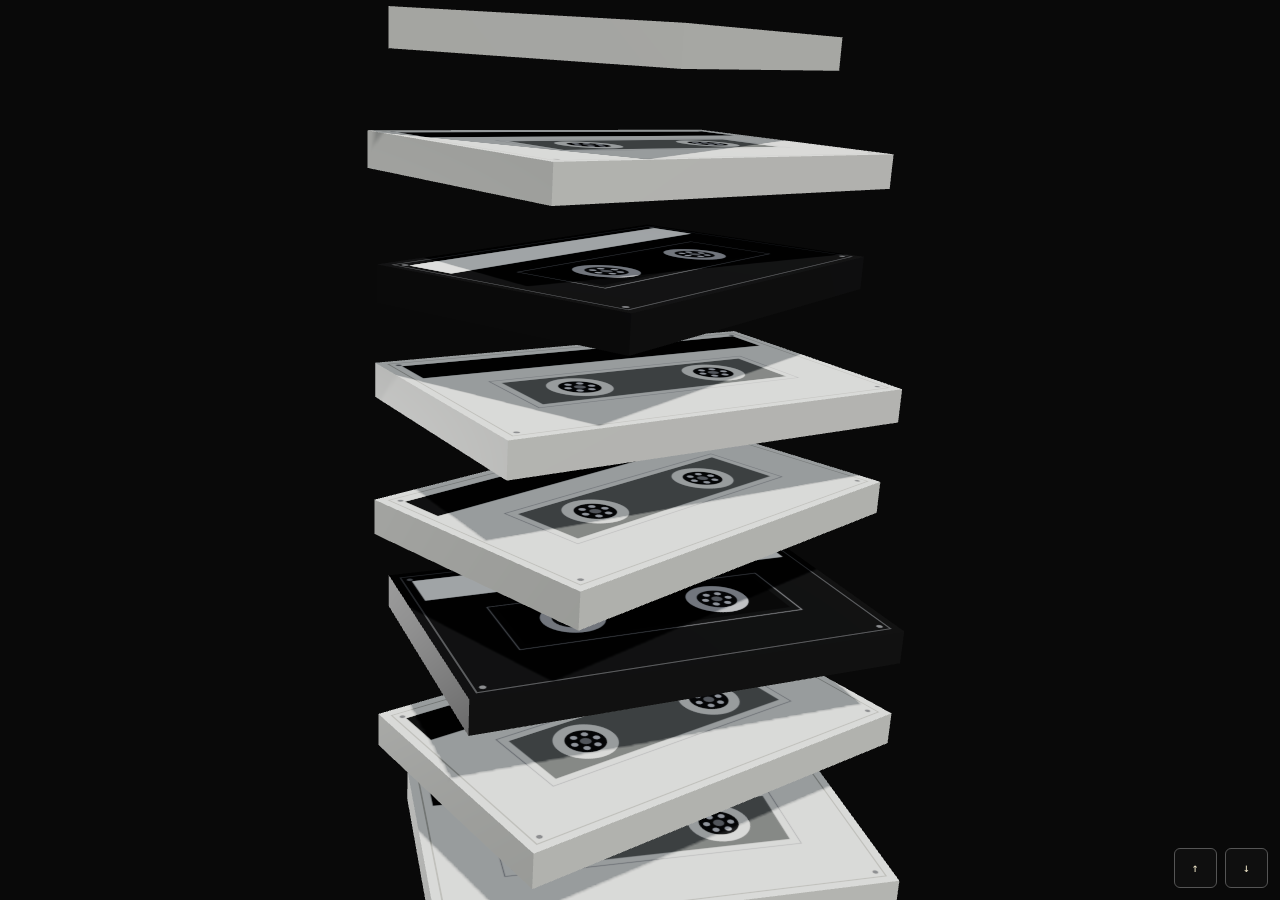
<file: assets/3d-work/cassette-gallery/index.html>
<!doctype html>
<html lang="en"><head><meta charset="utf-8"><meta name="viewport" content="width=device-width,initial-scale=1"><title>Cassette gallery</title><style>
html,body{width:100%;height:100%;margin:0;overflow:hidden;background:#090909;color:#eee5c8;font-family:monospace}#cassette{position:absolute;inset:0}canvas{display:block;width:100%;height:100%}#message{position:absolute;inset:0;display:grid;place-items:center;text-align:center;padding:25px;line-height:1.8;font-size:12px;pointer-events:none}#message[hidden]{display:none}#browse{position:absolute;right:12px;bottom:12px;display:flex;gap:8px}button{background:#111d;color:#eee5c8;border:1px solid #555;border-radius:6px;padding:12px 17px;font:12px monospace;cursor:pointer}.preview #browse{display:none}
</style></head><body>
<div id="cassette" aria-label="Interactive cassette gallery"></div>
<div id="message" role="status">Loading 3D work…</div>
<div id="browse" aria-label="Browse cassette stack"><button type="button" id="previous" aria-label="Browse previous cassette">↑</button><button type="button" id="next" aria-label="Browse next cassette">↓</button></div>
<script src="./cassette-gallery.bundle.js"></script>
<script>
// Classic (non-module) script: works when the site is opened straight from disk (file://) or on any host.
const root=document.getElementById('cassette'),message=document.getElementById('message');
if(new URLSearchParams(location.search).has('preview'))document.documentElement.classList.add('preview');
try{
 window.cassetteWork=window.createCassetteGallery(root);
 message.hidden=true;
 document.getElementById('previous').onclick=()=>root.dispatchEvent(new WheelEvent('wheel',{deltaY:-175,cancelable:true}));
 document.getElementById('next').onclick=()=>root.dispatchEvent(new WheelEvent('wheel',{deltaY:175,cancelable:true}));
}catch(error){
 message.textContent='Could not start the gallery. Check WebGL/hardware acceleration. Details: '+error.message;
 console.warn('Cassette viewer:',error);
}
</script></body></html>
</file>
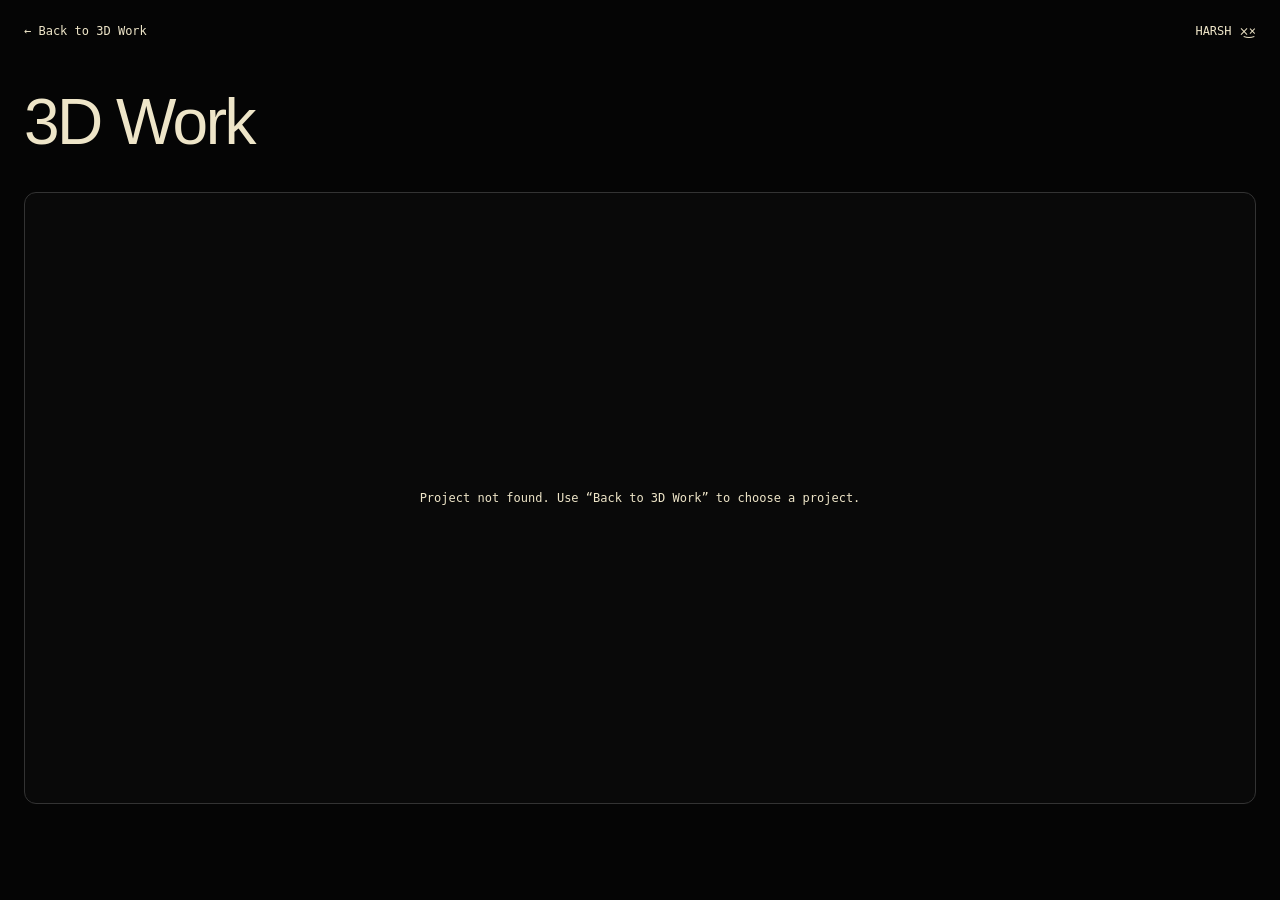
<file: 3d-work.html>
<!doctype html><html lang="en"><head><meta charset="utf-8"><meta name="viewport" content="width=device-width,initial-scale=1"><title>3D Work — Harsh</title><meta name="theme-color" content="#050505"><link rel="icon" href="assets/img/favicon.svg"><link rel="stylesheet" href="assets/css/styles.css"><style>
body{background:#050505;color:#eee5c8;margin:0;padding:24px;font-family:Arial,sans-serif}main{max-width:1440px;margin:auto}.project-nav{display:flex;justify-content:space-between;gap:20px;margin-bottom:36px;font:12px monospace}a{color:inherit}h1{font-size:clamp(32px,5vw,64px);letter-spacing:-.04em;font-weight:500;margin:0 0 22px}.stage{position:relative;height:clamp(380px,68vh,820px);background:#090909;border:1px solid #333;border-radius:12px;overflow:hidden}#viewer{position:absolute;inset:0}#viewer canvas,#viewer iframe{width:100%;height:100%;display:block;border:0}#status{position:absolute;inset:0;display:grid;place-items:center;text-align:center;padding:24px;font:12px monospace;pointer-events:none}#status[hidden],#tools[hidden]{display:none}#tools{display:flex;flex-wrap:wrap;gap:8px;margin-top:18px}button{padding:12px 16px;border:1px solid #333;background:#111;color:#eee5c8;border-radius:6px;cursor:pointer;font:11px monospace}#help{color:#a6a292;max-width:95ch;font:12px/1.8 monospace;margin-top:18px}:focus-visible{outline:2px solid #eee5c8;outline-offset:-3px}@media(max-width:600px){body{padding:18px}.stage{height:58svh;min-height:360px}.project-nav{margin-bottom:28px}}
</style></head><body><main><nav class="project-nav"><a href="archive.html#3d">← Back to 3D Work</a><a href="index.html">HARSH ×͜×</a></nav><h1 id="title">3D Work</h1><div class="stage"><div id="viewer" tabindex="0" role="group" aria-describedby="help"></div><div id="status" role="status">Loading interactive 3D work…</div></div><div id="tools" hidden><button data-action="previous">↑ Previous</button><button data-action="next">↓ Next</button><button data-action="left">Rotate left</button><button data-action="right">Rotate right</button><button data-action="pause">Pause rotation</button><button data-action="reset">Reset view</button></div><p id="help"></p></main><script src="assets/js/three-works.js"></script><script src="assets/js/three-work-mount.js?v=2"></script><script src="assets/js/three-work-page.js?v=2"></script></body></html>
</file>
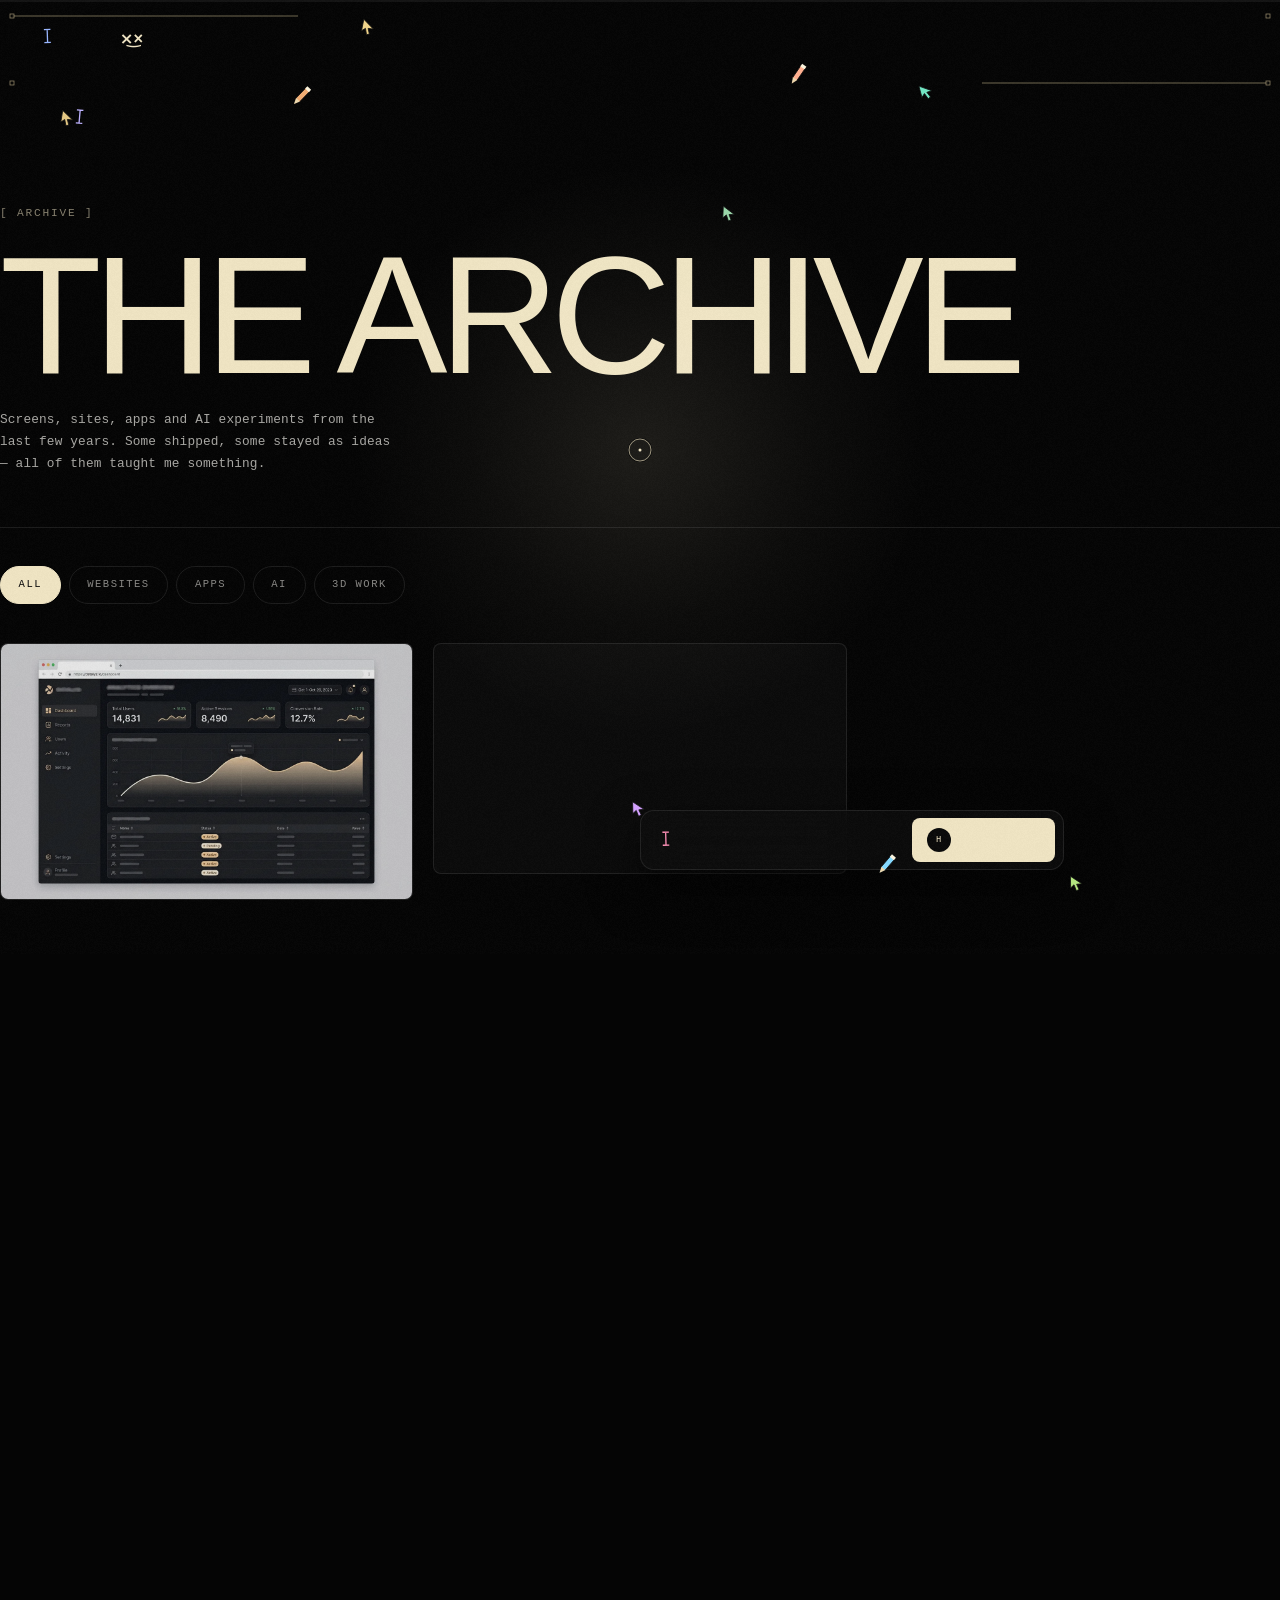
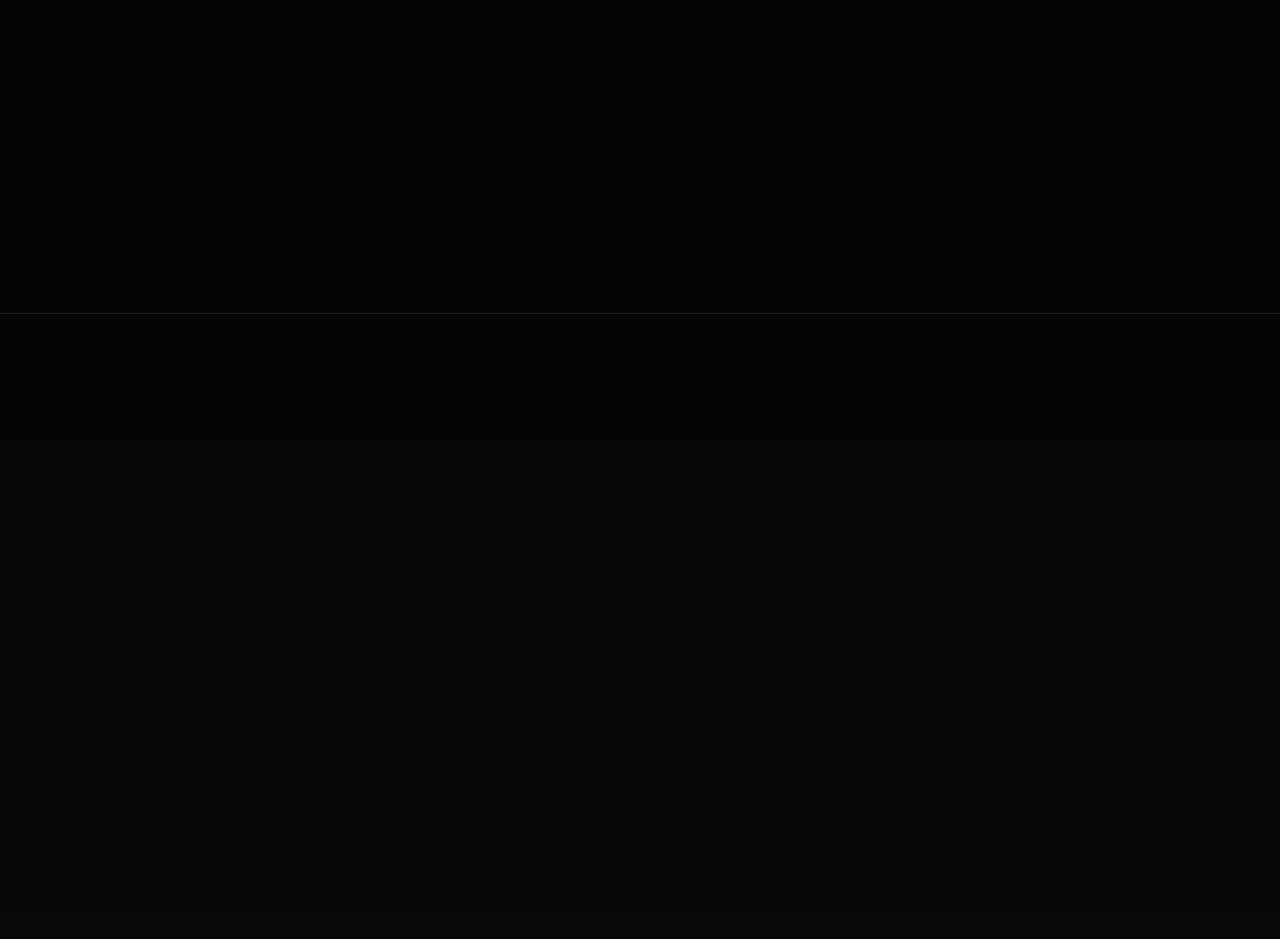
<file: archive.html>
<!DOCTYPE html>
<html lang="en">
<head>
<meta charset="UTF-8"><script>(function(){if('scrollRestoration' in history)history.scrollRestoration='manual';var nav=performance.getEntriesByType('navigation')[0];if(nav&&nav.type==='reload'){if(location.hash)history.replaceState(null,'',location.pathname+location.search);var top=function(){window.scrollTo({top:0,left:0,behavior:'instant'})};document.documentElement.style.scrollBehavior='auto';top();addEventListener('DOMContentLoaded',top,{once:true});addEventListener('load',top,{once:true});document.addEventListener('harsh:signature-done',function(){document.documentElement.style.removeProperty('scroll-behavior')},{once:true});setTimeout(function(){document.documentElement.style.removeProperty('scroll-behavior')},5000)}})();</script>
<script>document.documentElement.classList.add('js');</script>

<meta name="viewport" content="width=device-width, initial-scale=1, viewport-fit=cover">
<title>Archive — Harsh</title>
<meta name="description" content="The archive: websites, apps and AI experiments by Harsh.">
<meta name="theme-color" content="#050505">
<meta property="og:image" content="assets/img/og.png">
<meta property="og:image:width" content="1200">
<meta property="og:image:height" content="630">
<meta name="twitter:card" content="summary_large_image">
<meta name="twitter:title" content="Harsh — Websites, Apps & AI">
<meta name="twitter:description" content="Web developer building websites, apps and AI products.">
<meta name="twitter:image" content="assets/img/og.png">
<meta property="og:title" content="Archive — Harsh">
<meta property="og:description" content="Archive — Harsh — project case study by Harsh.">
<meta property="og:type" content="website">
<link rel="icon" href="assets/img/favicon.svg" type="image/svg+xml">
<link rel="stylesheet" href="assets/css/styles.css">
<link rel="stylesheet" href="assets/css/swarm.css?v=5-high-fps-1">
<script>if(!matchMedia('(prefers-reduced-motion: reduce)').matches){document.documentElement.classList.add('swarm-enabled','swarm-zero');setTimeout(function(){document.documentElement.classList.remove('swarm-zero')},5000)}</script>
<style>.swarm-zero body{visibility:hidden;background:#050505}.swarm-zero .swarm-canvas{visibility:visible}</style>
<link rel="stylesheet" href="assets/css/signature.css">
<link rel="stylesheet" href="assets/css/smooth.css">
<link rel="stylesheet" href="assets/css/full-quality.css">
<link rel="stylesheet" href="assets/css/performance.css?v=1">
<link rel="stylesheet" href="assets/css/three-work-cards.css?v=1">
</head>
<body class="is-loading">


<div class="grain" aria-hidden="true"></div>
<div class="cursor" id="cursor" aria-hidden="true"><span class="cursor__dot"></span><span class="cursor__ring"></span></div>

<header class="topbar">
  <a class="topbar__logo" href="index.html" aria-label="Harsh — home">
    <span class="topbar__logoText">HARSH</span><span class="glyph glyph--sm" aria-hidden="true"></span>
  </a>
  <div class="topbar__right">
    <a class="topbar__mail" href="mailto:hello.harshweb@gmail.com">hello.harshweb@gmail.com</a>
  </div>
</header>

<main class="archive shell" id="top">
  <header class="archive__head">
    <p class="label">[ Archive ]</p>
    <h1 class="archive__title">The archive</h1>
    <p class="mono-sm archive__sub">Screens, sites, apps and AI experiments from the last few years. Some shipped, some stayed as ideas — all of them taught me something.</p>
  </header>

  <div class="filters" role="tablist" aria-label="Filter work by type">
    <button type="button" class="is-active" data-filter="all" id="filter-all" role="tab" aria-selected="true" aria-controls="archive-project-grid">All</button>
    <button type="button" data-filter="websites" id="filter-websites" role="tab" aria-selected="false" aria-controls="archive-project-grid">Websites</button>
    <button type="button" data-filter="apps" id="filter-apps" role="tab" aria-selected="false" aria-controls="archive-project-grid">Apps</button>
    <button type="button" data-filter="ai" id="filter-ai" role="tab" aria-selected="false" aria-controls="archive-project-grid">AI</button>
    <button type="button" data-filter="3d" id="filter-3d" role="tab" aria-selected="false" aria-controls="archive3d-panel">3D Work</button>
  </div>

  <div class="archive__grid" id="archive-project-grid" role="tabpanel" aria-labelledby="filter-all">
    <figure class="tile" data-title="Nova — Analytics dashboard" data-cat="apps ai">
      <img src="assets/img/project-nova.webp" alt="Nova analytics dashboard" loading="lazy">
      <figcaption><span>Nova — Analytics dashboard</span><span>App · AI</span></figcaption>
    </figure>

    <figure class="tile" data-title="Aria — AI support agent" data-cat="ai apps">
      <img src="assets/img/project-aria.webp" alt="Aria AI support agent" loading="lazy">
      <figcaption><span>Aria — AI support agent</span><span>AI</span></figcaption>
    </figure>

    <figure class="tile" data-title="Cadence — Startup website" data-cat="websites">
      <img src="assets/img/project-cadence.webp" alt="Cadence startup website" loading="lazy">
      <figcaption><span>Cadence — Startup website</span><span>Website</span></figcaption>
    </figure>

    <figure class="tile" data-title="Fitloop — Fitness app" data-cat="apps">
      <img src="assets/img/project-fitloop.webp" alt="Fitloop fitness app" loading="lazy">
      <figcaption><span>Fitloop — Fitness app</span><span>App</span></figcaption>
    </figure>

    <figure class="tile" data-title="Brew &amp; Co. — Coffee store" data-cat="websites">
      <img src="assets/img/project-brew.webp" alt="Brew and Co coffee store" loading="lazy">
      <figcaption><span>Brew &amp; Co. — Coffee store</span><span>Website</span></figcaption>
    </figure>

    <figure class="tile" data-title="Vision — Computer vision platform" data-cat="ai apps">
      <img src="assets/img/project-vision.webp" alt="Vision computer vision platform" loading="lazy">
      <figcaption><span>Vision — CV platform</span><span>AI</span></figcaption>
    </figure>

    <figure class="tile" data-title="Crucial Healthy Salad — Home page" data-cat="websites">
      <img src="assets/img/work-salad-home.webp" alt="Crucial Healthy Salad website home page" loading="lazy">
      <figcaption><span>Crucial Healthy Salad — Home</span><span>Website</span></figcaption>
    </figure>

    <figure class="tile" data-title="Crucial Healthy Salad — Our Story page" data-cat="websites">
      <img src="assets/img/work-salad-story.webp" alt="Crucial Healthy Salad website Our Story page" loading="lazy">
      <figcaption><span>Crucial Healthy Salad — Our Story</span><span>Website</span></figcaption>
    </figure>

    <figure class="tile" data-title="3D image gallery" data-cat="websites">
      <img src="assets/img/work-gallery3d.webp" alt="Dark 3D image gallery" loading="lazy">
      <figcaption><span>3D image gallery</span><span>Website</span></figcaption>
    </figure>
  </div>


  <section class="archive3d-panel" id="archive3d-panel" role="tabpanel" aria-labelledby="filter-3d" hidden>
    <div id="three-work-cards" class="three-work-cards"></div>
  </section>

  <div class="cta__actions" style="justify-content:flex-start;margin-top:clamp(50px,7vw,90px)">
    <a class="btn btn--cream" href="mailto:hello.harshweb@gmail.com"><span class="avatar avatar--btn" data-initials="H"></span>Let's talk</a>
    <a class="btn btn--ghost" href="index.html">Back home <span aria-hidden="true">→</span></a>
  </div>
</main>

<footer class="footer">
  <div class="shell">
    <div class="footer__huge" aria-hidden="true">
      <span>IDEA TO LAUNCH</span>
      <span class="is-outline">DETAILS INCLUDED</span>
    </div>
    <div class="footer__bottom">
      <p class="mono-xs">© <span data-year>2026</span> harsh</p>
      <a class="mono-xs footer__top-link" href="#top">Back to top ↑</a>
    </div>
  </div>
</footer>

<nav class="dock" aria-label="Primary">
  <div class="dock__inner">
    <a href="index.html#featured">Projects</a>
    <a href="index.html#about">About</a>
    <a href="archive.html" class="is-active">Archive</a>
    <a class="dock__cta" href="mailto:hello.harshweb@gmail.com"><span class="avatar avatar--btn" data-initials="H"></span>Let's talk</a>
  </div>
</nav>

<div class="lightbox" id="lightbox" hidden role="dialog" aria-modal="true" aria-label="Project preview">
  <button class="lightbox__close" type="button">Close ✕</button>
  <div>
    <img src="assets/img/project-nova.webp" alt="">
    <div class="lightbox__bar">
      <span class="mono-xs" data-lb-title></span>
      <span class="mono-xs" data-lb-cat></span>
    </div>
  </div>
</div>

<script src="assets/js/main.js?v=5-high-fps-1"></script>
<script src="assets/js/signature.js" defer></script>
<script src="assets/js/swarm.js?v=6-logo-home" defer></script>
<script src="assets/js/three-works.js"></script>
<script src="assets/js/three-work-mount.js?v=2"></script>
<script src="assets/js/three-work-cards.js?v=2" defer></script>
</body>
</html>
</file>
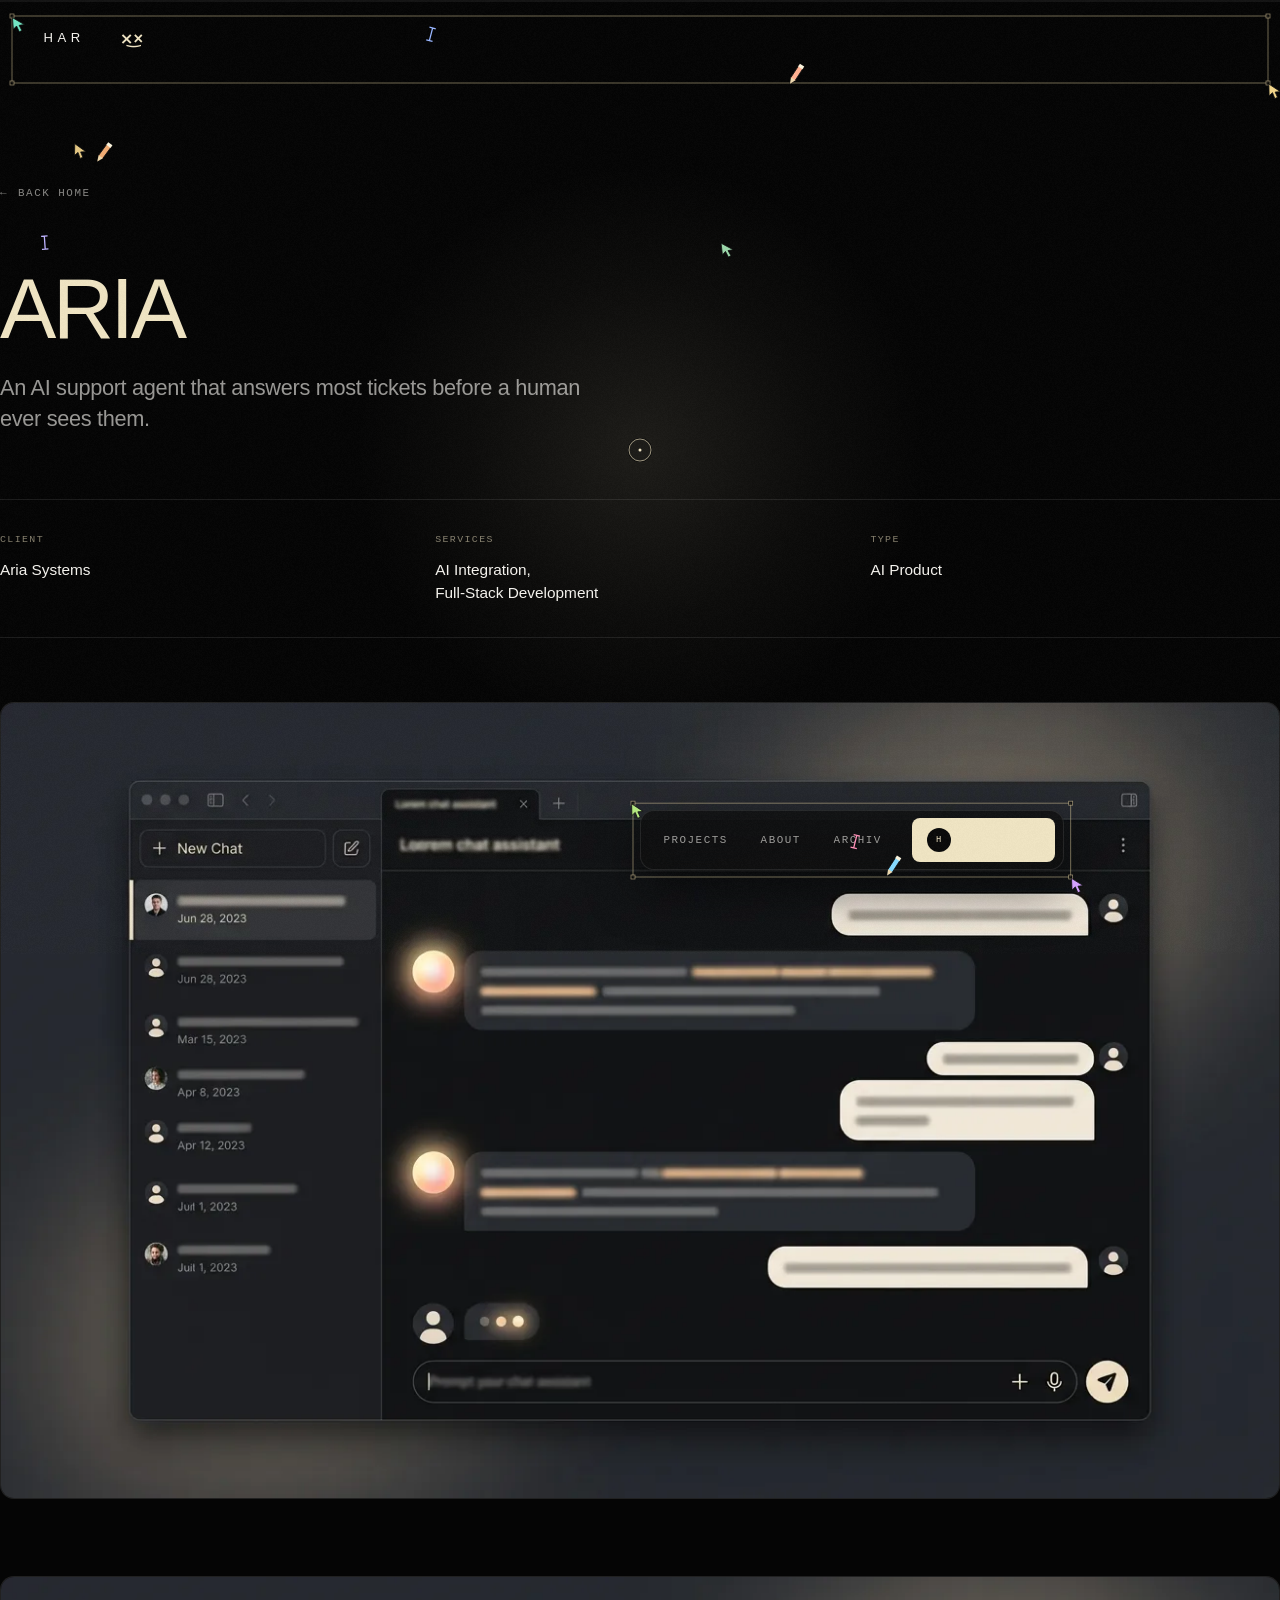
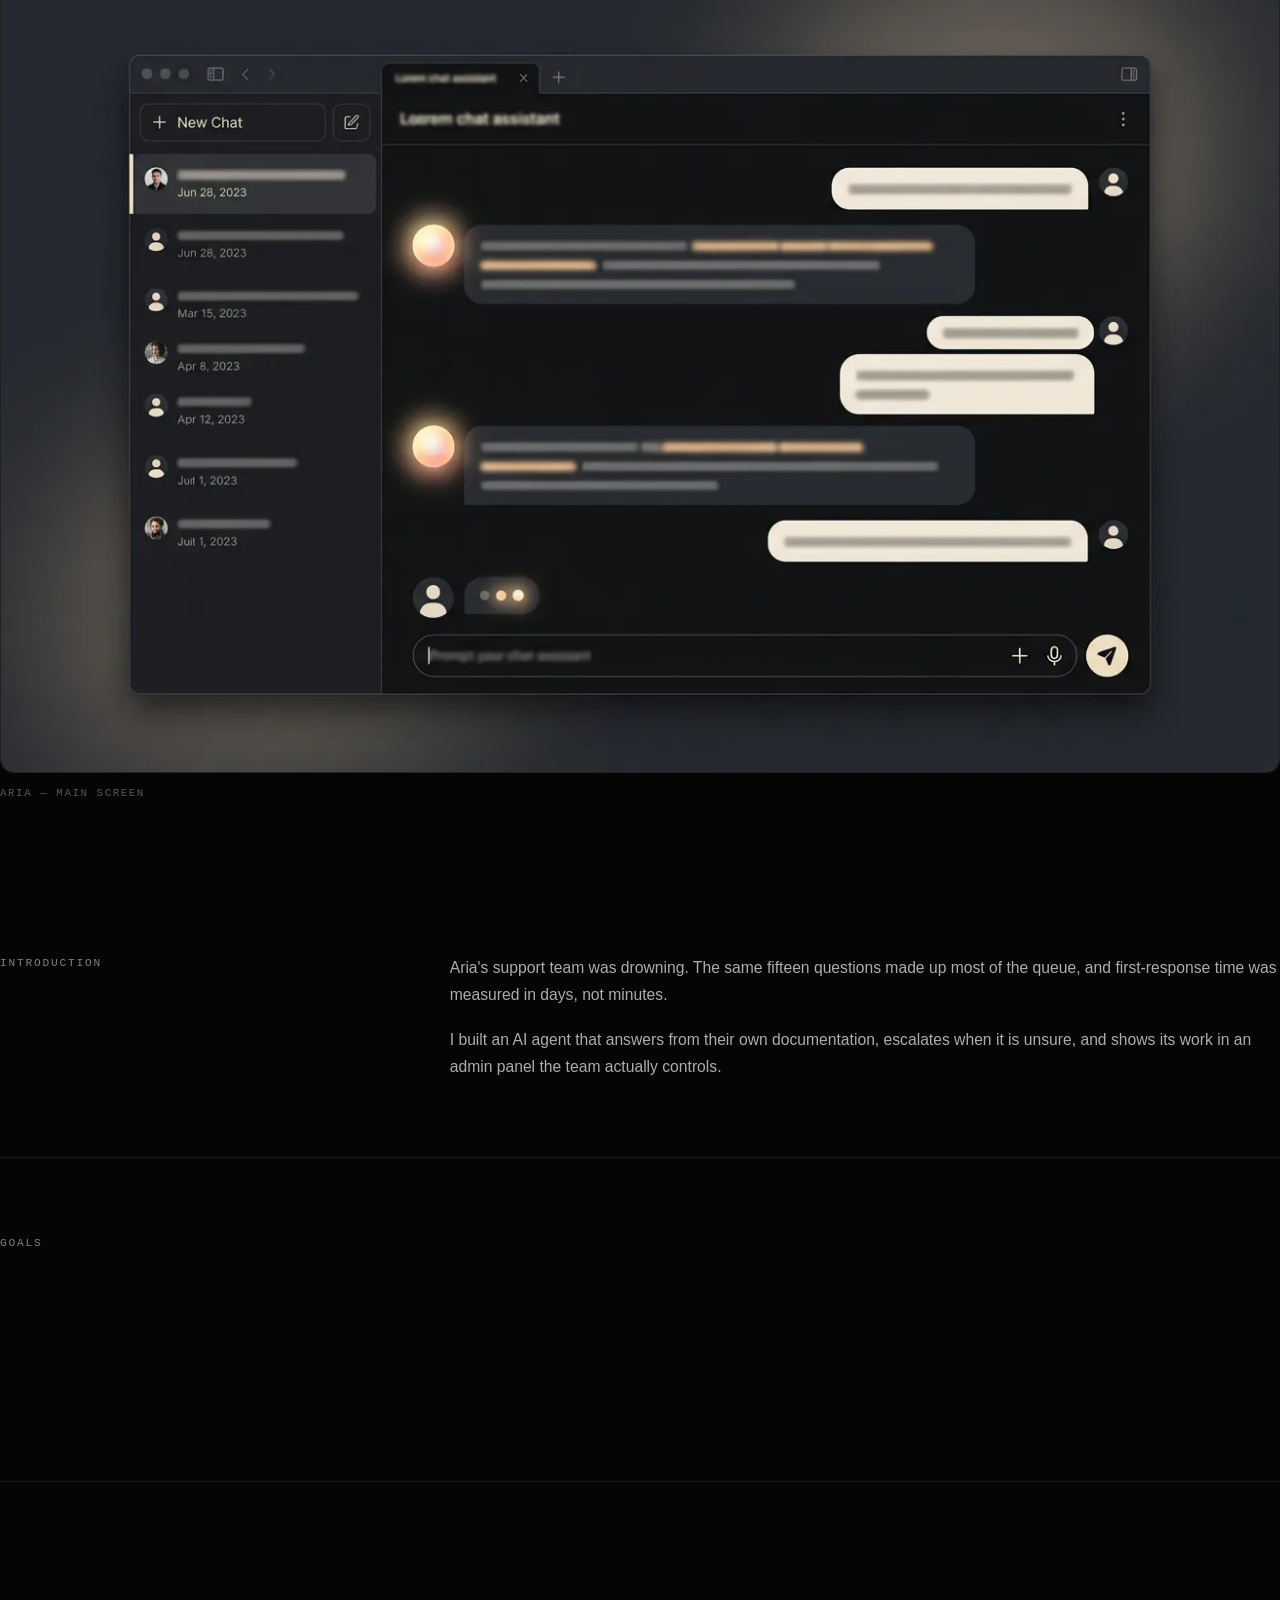
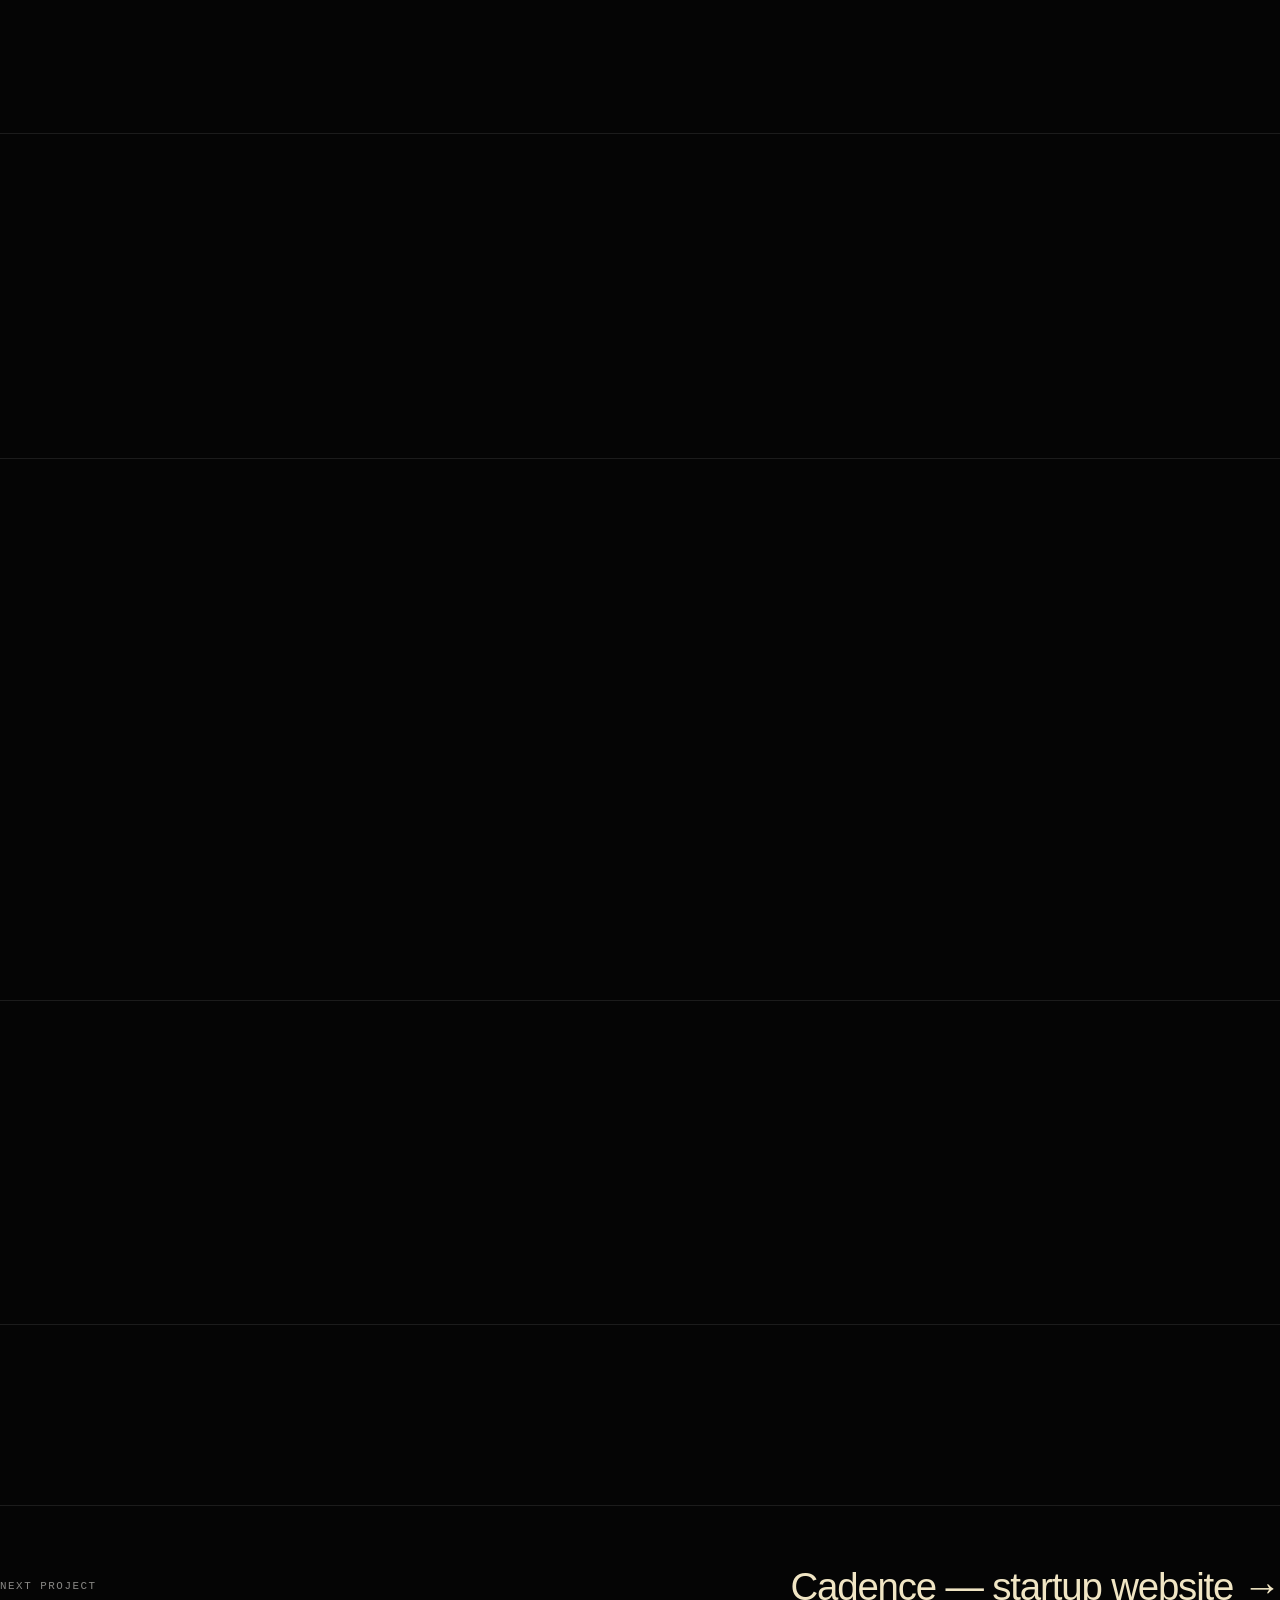
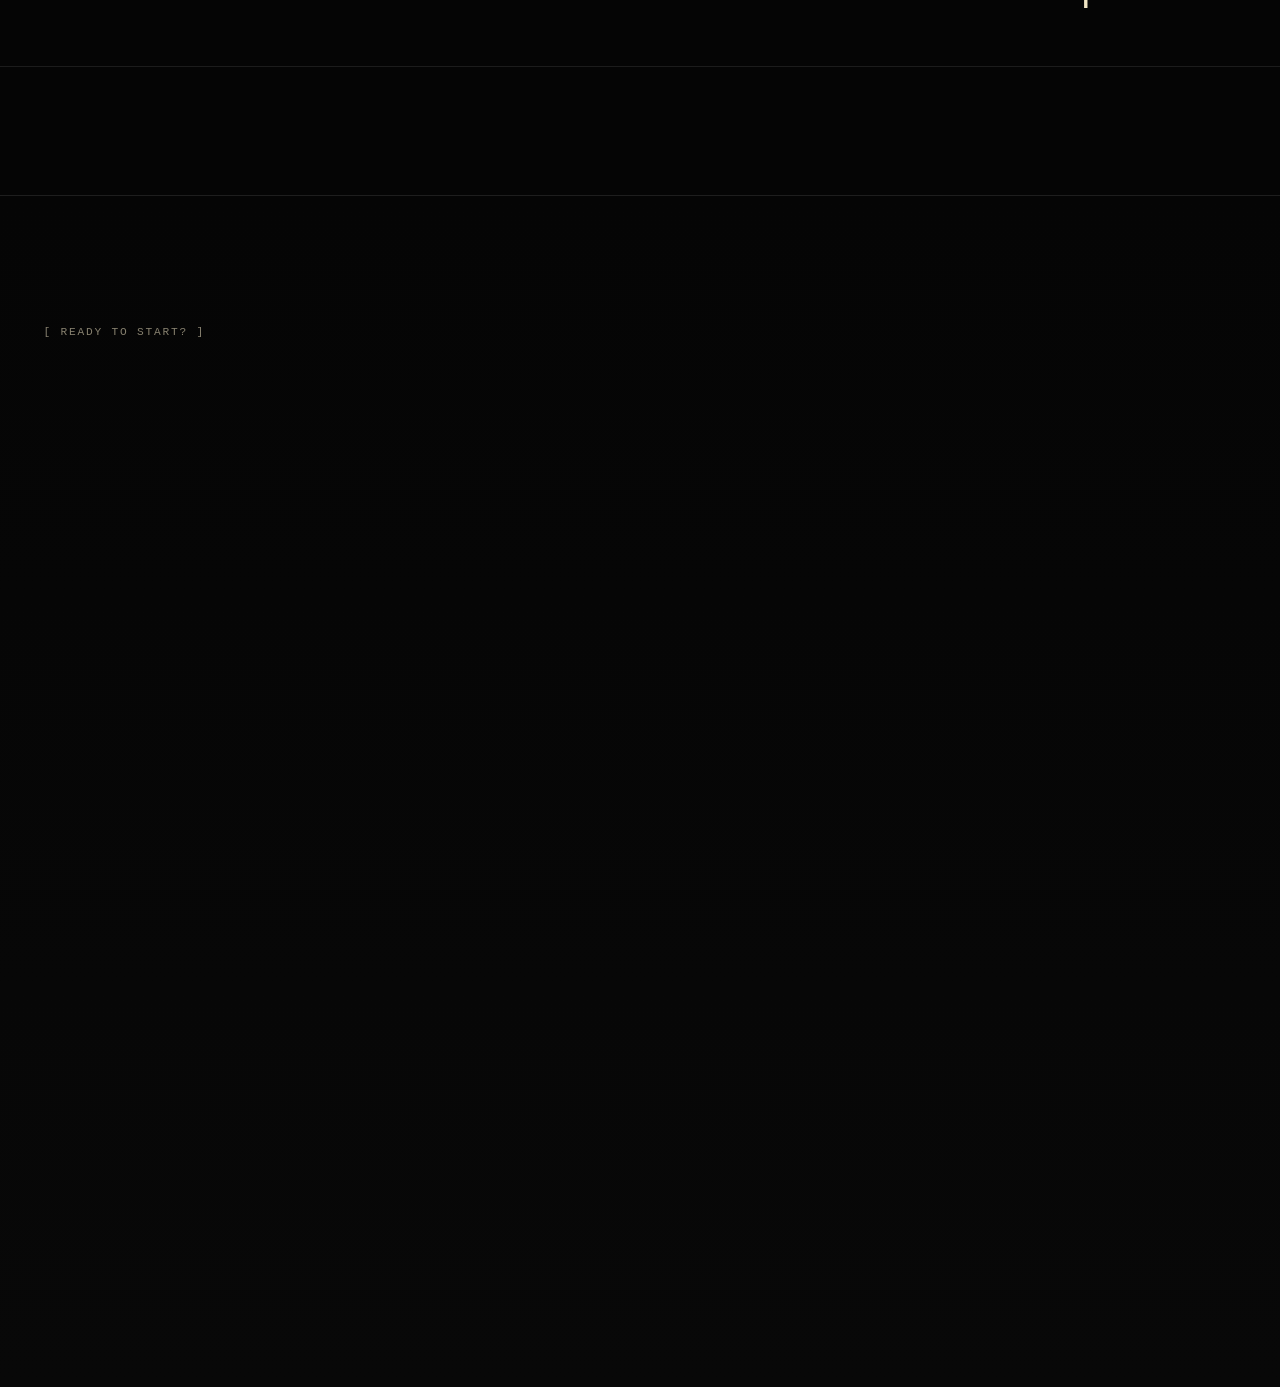
<file: aria.html>
<!DOCTYPE html>
<html lang="en">
<head>
<meta charset="UTF-8"><script>(function(){if('scrollRestoration' in history)history.scrollRestoration='manual';var nav=performance.getEntriesByType('navigation')[0];if(nav&&nav.type==='reload'){if(location.hash)history.replaceState(null,'',location.pathname+location.search);var top=function(){window.scrollTo({top:0,left:0,behavior:'instant'})};document.documentElement.style.scrollBehavior='auto';top();addEventListener('DOMContentLoaded',top,{once:true});addEventListener('load',top,{once:true});document.addEventListener('harsh:signature-done',function(){document.documentElement.style.removeProperty('scroll-behavior')},{once:true});setTimeout(function(){document.documentElement.style.removeProperty('scroll-behavior')},5000)}})();</script>
<script>document.documentElement.classList.add('js');</script>

<meta name="viewport" content="width=device-width, initial-scale=1, viewport-fit=cover">
<title>Aria — Harsh</title>
<meta name="description" content="An AI support agent that answers most tickets before a human ever sees them.">
<meta name="theme-color" content="#050505">
<meta property="og:image" content="assets/img/og.png">
<meta property="og:image:width" content="1200">
<meta property="og:image:height" content="630">
<meta name="twitter:card" content="summary_large_image">
<meta name="twitter:title" content="Harsh — Websites, Apps & AI">
<meta name="twitter:description" content="Web developer building websites, apps and AI products.">
<meta name="twitter:image" content="assets/img/og.png">
<meta property="og:title" content="Aria — Harsh">
<meta property="og:description" content="Aria — Harsh — project case study by Harsh.">
<meta property="og:type" content="website">
<link rel="icon" href="assets/img/favicon.svg" type="image/svg+xml">
<link rel="stylesheet" href="assets/css/styles.css">
<link rel="stylesheet" href="assets/css/swarm.css?v=5-high-fps-1">
<script>if(!matchMedia('(prefers-reduced-motion: reduce)').matches){document.documentElement.classList.add('swarm-enabled','swarm-zero');setTimeout(function(){document.documentElement.classList.remove('swarm-zero')},5000)}</script>
<style>.swarm-zero body{visibility:hidden;background:#050505}.swarm-zero .swarm-canvas{visibility:visible}</style>
<link rel="stylesheet" href="assets/css/signature.css">
<link rel="stylesheet" href="assets/css/smooth.css">
<link rel="stylesheet" href="assets/css/full-quality.css">
<link rel="stylesheet" href="assets/css/performance.css?v=1">
</head>
<body>


<div class="grain" aria-hidden="true"></div>
<div class="cursor" id="cursor" aria-hidden="true"><span class="cursor__dot"></span><span class="cursor__ring"></span></div>

<header class="topbar">
  <a class="topbar__logo" href="index.html" aria-label="Harsh — home">
    <span class="topbar__logoText">HARSH</span><span class="glyph glyph--sm" aria-hidden="true"></span>
  </a>
  <div class="topbar__right">
    <a class="topbar__mail" href="mailto:hello.harshweb@gmail.com">hello.harshweb@gmail.com</a>
  </div>
</header>

<main class="cs shell" id="top">
  <a class="cs__back" href="index.html"><span aria-hidden="true">←</span> Back home</a>

  <h1 class="cs__title">Aria</h1>
  <p class="cs__lede">An AI support agent that answers most tickets before a human ever sees them.</p>

  <div class="cs__meta">
    <div><p class="k">Client</p><p class="v">Aria Systems</p></div>
    <div><p class="k">Services</p><p class="v">AI Integration,<br>Full-Stack Development</p></div>
    <div><p class="k">Type</p><p class="v">AI Product</p></div>
  </div>

  <figure class="cs__hero">
    <img src="assets/img/project-aria.webp" alt="Aria — main screen">
  </figure>

  <figure class="cs__figure">
    <img src="assets/img/project-aria.webp" alt="Aria — main screen" loading="lazy">
    <figcaption class="mono-xs">Aria — main screen</figcaption>
  </figure>

  <section class="cs__section">
    <h2>Introduction</h2>
    <div class="cs__body"><p>Aria's support team was drowning. The same fifteen questions made up most of the queue, and first-response time was measured in days, not minutes.</p><p>I built an AI agent that answers from their own documentation, escalates when it is unsure, and shows its work in an admin panel the team actually controls.</p></div>
  </section>

  <section class="cs__section">
    <h2>Goals</h2>
    <div class="cs__body"><ul class="cs__list"><li>Cut first-response time to under a minute</li><li>Keep every answer grounded in real documentation</li><li>Escalate to a human gracefully, with context</li><li>Give the team visibility into accuracy and gaps</li><li>Ship inside their existing helpdesk workflow</li></ul></div>
  </section>

  <section class="cs__section">
    <h2>Target audience</h2>
    <div class="cs__body"><ul class="cs__list"><li>Support agents handling 200+ tickets a day</li><li>Customers expecting an instant answer</li><li>The ops lead responsible for tone and accuracy</li></ul></div>
  </section>

  <section class="cs__section">
    <h2>Approach</h2>
    <div class="cs__body"><p>Retrieval first, model second. The agent searches their docs, cites the source, and refuses to answer when confidence is low — which is exactly what makes it trustworthy in production.</p><p><strong>An eval harness</strong> runs a set of real historical questions on every prompt change, so improvements are measured instead of guessed.</p><p>The interface streams answers token by token so the product feels fast even when the model is thinking.</p></div>
  </section>

  <section class="cs__section">
    <h2>Design</h2>
    <div class="cs__body"><p>A chat surface that inherits the host site's typography</p><p>Confidence indicator and source chips under every answer</p><p>Admin dashboard: transcripts, gaps, escalation rules</p><div class="cs__gallery"><img src="assets/img/project-aria.webp" alt="Project detail screen" loading="lazy"></div></div>
  </section>

  <section class="cs__section">
    <h2>Deliverables</h2>
    <div class="cs__body"><ul class="cs__list"><li>Chat widget and embeddable API</li><li>Retrieval pipeline over their documentation</li><li>Admin dashboard and analytics</li><li>Evaluation harness and prompt versioning</li><li>Deployment, monitoring and handover docs</li></ul></div>
  </section>

  <section class="cs__section">
    <h2>Stack</h2>
    <div class="cs__body"><p>Next.js, OpenAI, Vector search, Node.js, Redis, Vercel</p></div>
  </section>

  <div class="cs__next">
    <span class="mono-xs">Next project</span>
    <a href="cadence.html">Cadence — startup website <span aria-hidden="true">→</span></a>
  </div>
</main>

<footer class="footer">
  <div class="shell">
    <div class="footer__top">
      <p class="label">[ Ready to start? ]</p>
      <a class="footer__mail" href="mailto:hello.harshweb@gmail.com">hello.harshweb@gmail.com</a>
      <div class="footer__contact">
        <button class="copy" type="button" data-copy="hello.harshweb@gmail.com">Copy email <svg class="copy__icon" viewBox="0 0 16 16" aria-hidden="true" focusable="false"><rect x="5.6" y="5.6" width="7.9" height="7.9" rx="1.6" fill="none" stroke="currentColor" stroke-width="1.3"/><path d="M10.4 3.6V3A1.5 1.5 0 0 0 8.9 1.5H3A1.5 1.5 0 0 0 1.5 3v5.9A1.5 1.5 0 0 0 3 10.4h.6" fill="none" stroke="currentColor" stroke-width="1.3"/></svg></button>
        <span class="copy">-----xxxxx</span>
      </div>
    </div>

    <div class="footer__cols">
      <div class="footer__col">
        <p class="mono-xs">Site</p>
        <a href="index.html">Home</a>
        <a href="index.html#featured">Projects</a>
        <a href="index.html#about">About</a>
        <a href="archive.html">Archive</a>
      </div>
      <div class="footer__col">
        <p class="mono-xs">Follow</p>
          <span class="mono-xs">Coming soon</span>
        </div>
      <div class="footer__col footer__col--wide">
        <p class="mono-xs">Services</p>
        <a href="mailto:hello.harshweb@gmail.com?subject=Website%20project">Websites &amp; landing pages</a>
        <a href="mailto:hello.harshweb@gmail.com?subject=App%20project">Web &amp; mobile apps</a>
        <a href="mailto:hello.harshweb@gmail.com?subject=AI%20project">AI integration &amp; automation</a>
      </div>
    </div>

    <div class="footer__huge" aria-hidden="true">
      <span>IDEA TO LAUNCH</span>
      <span class="is-outline">DETAILS INCLUDED</span>
    </div>

    <div class="footer__bottom">
      <p class="mono-xs">© <span data-year>2026</span> harsh</p>
      <a class="mono-xs footer__top-link" href="#top">Back to top ↑</a>
    </div>
  </div>
</footer>

<nav class="dock" aria-label="Primary">
  <div class="dock__inner">
    <a href="index.html#featured">Projects</a>
    <a href="index.html#about">About</a>
    <a href="archive.html">Archive</a>
    <a class="dock__cta" href="mailto:hello.harshweb@gmail.com"><span class="avatar avatar--btn" data-initials="H"></span>Let's talk</a>
  </div>
</nav>

<script src="assets/js/main.js?v=5-high-fps-1"></script>
<script src="assets/js/signature.js" defer></script>
<script src="assets/js/swarm.js?v=6-logo-home" defer></script>
</body>
</html>
</file>
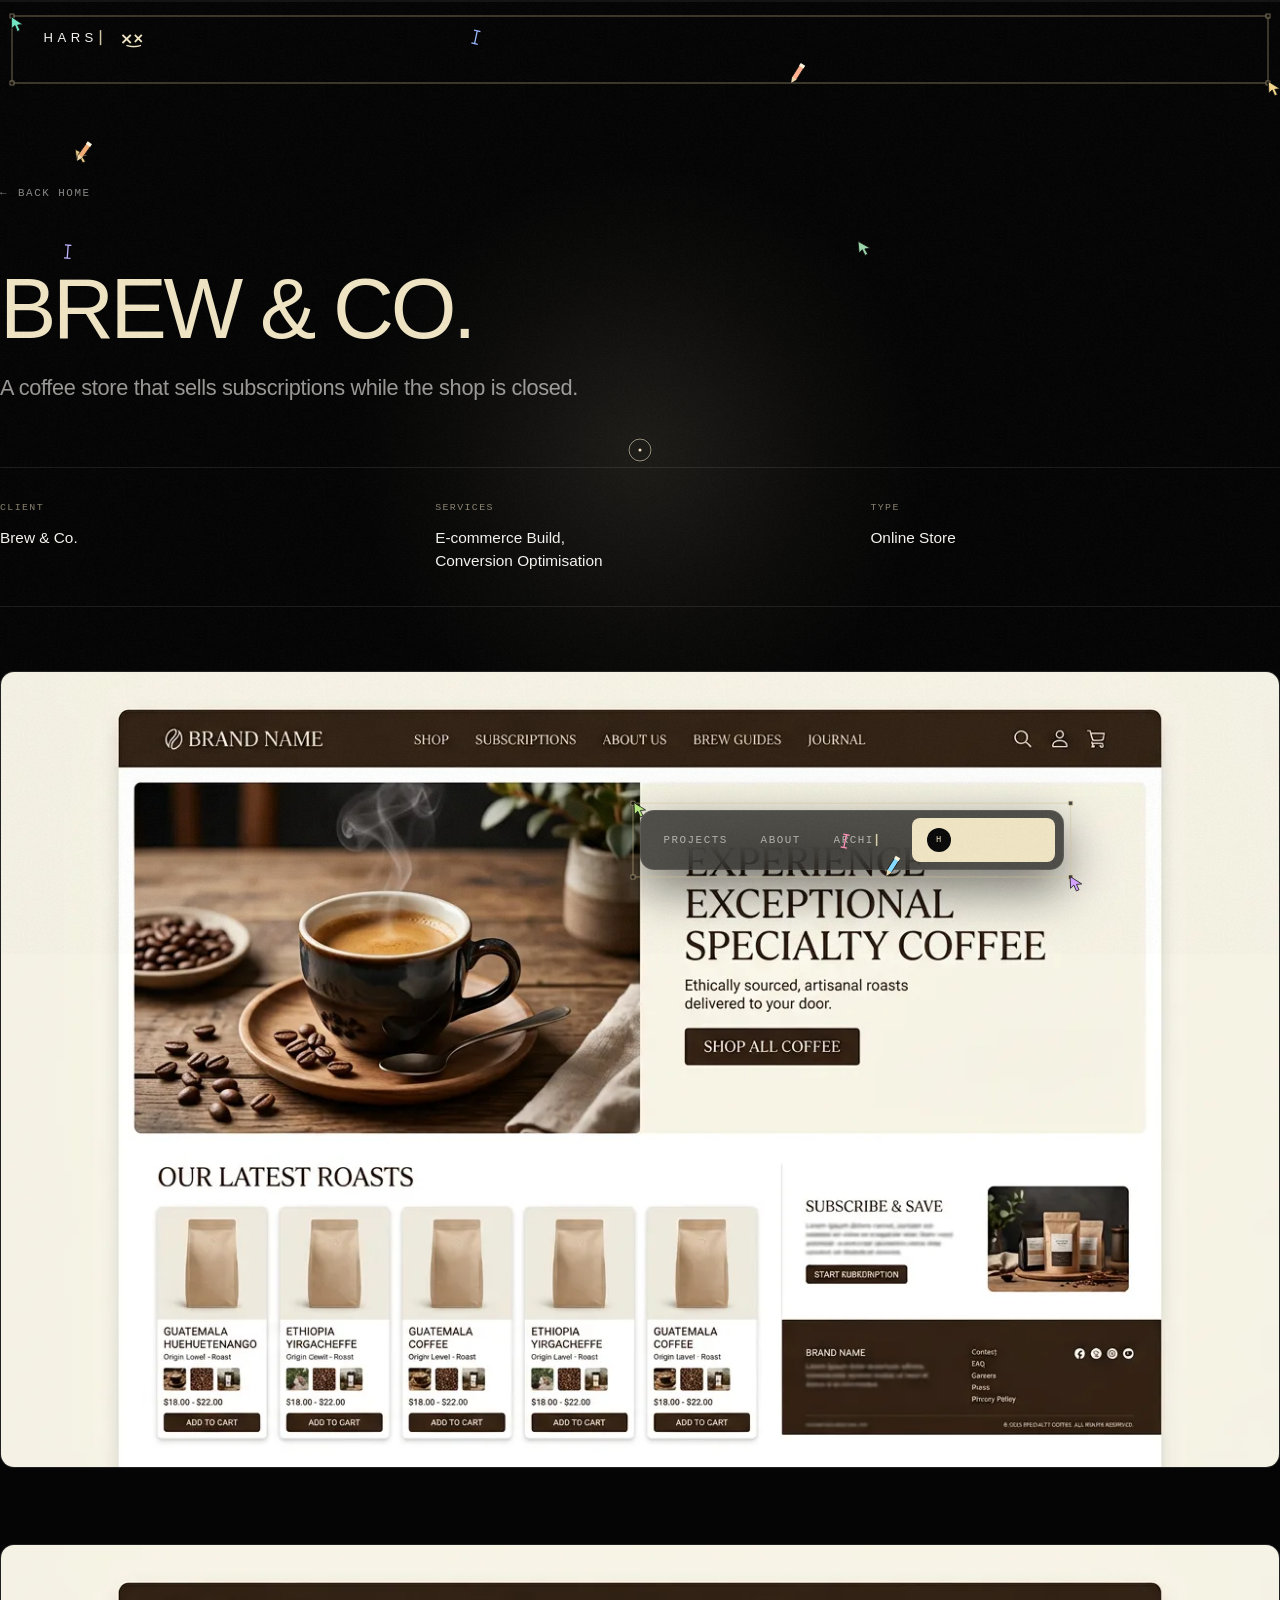
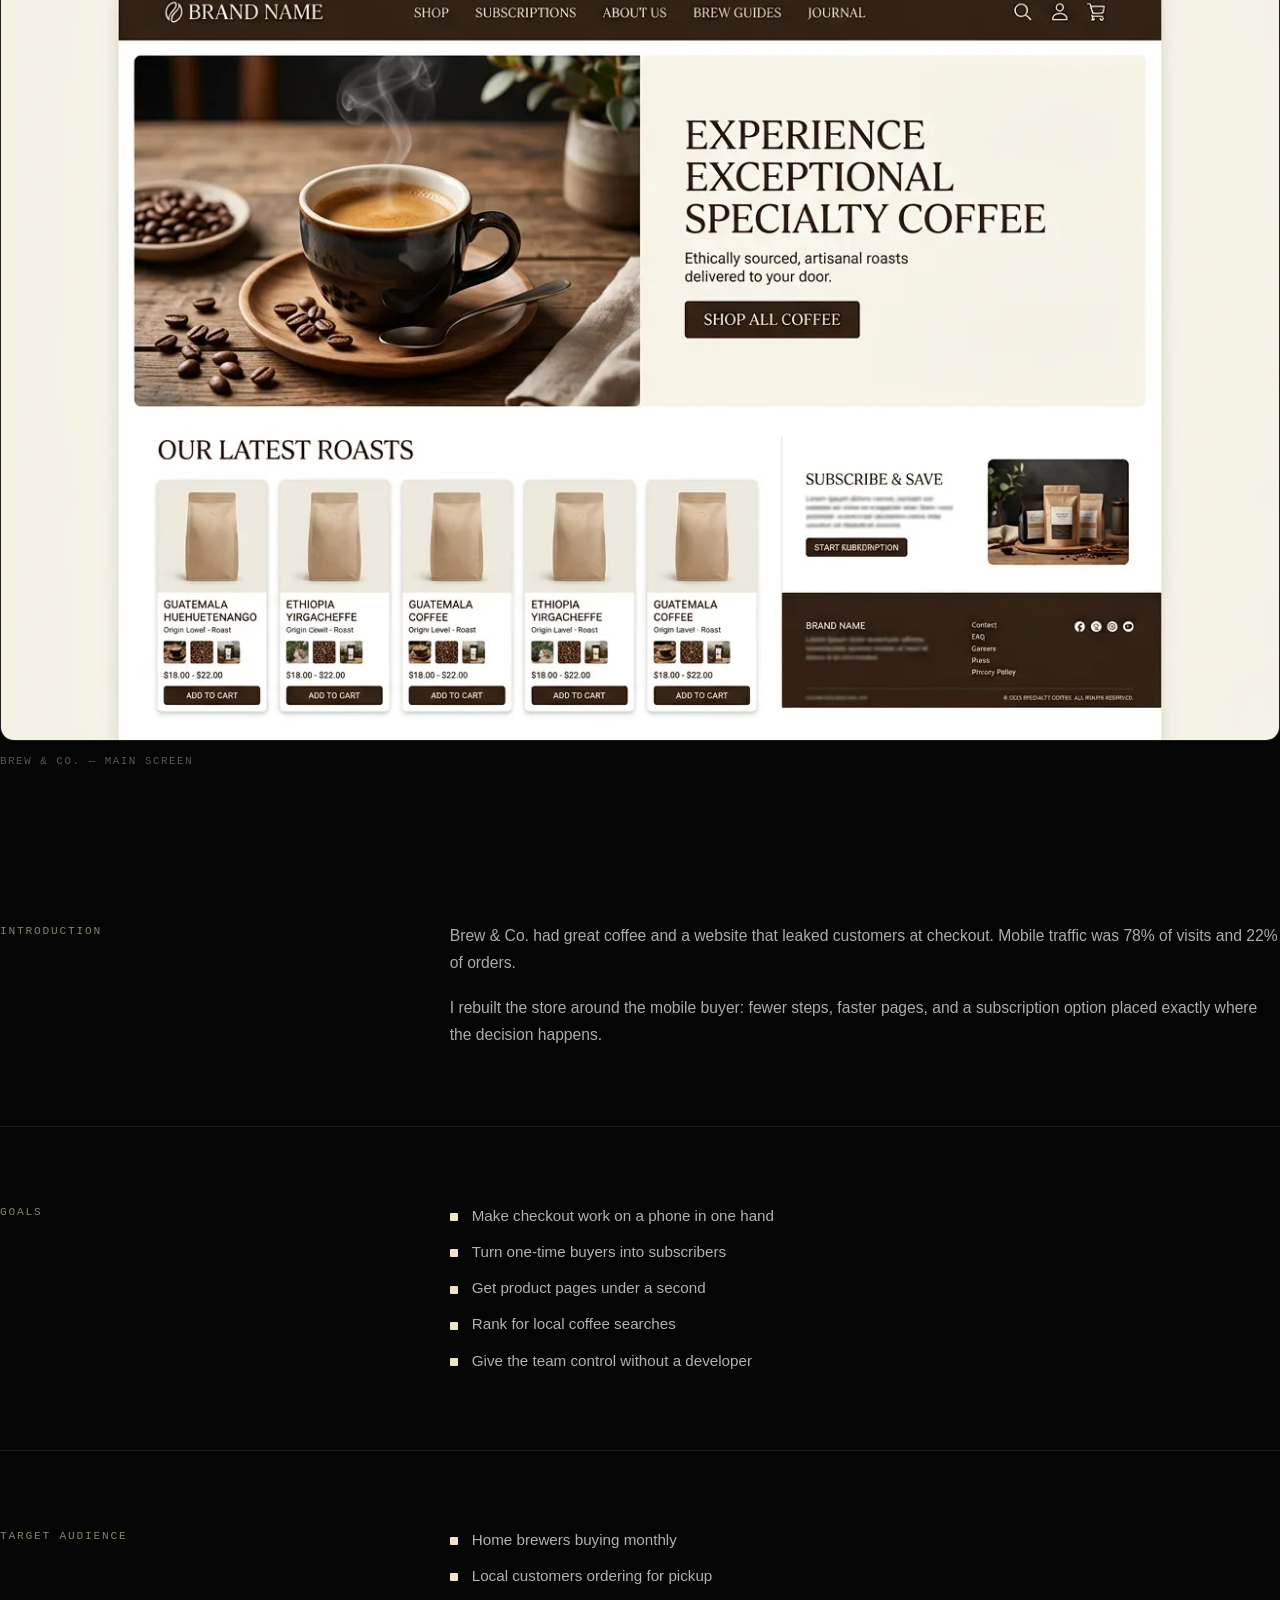
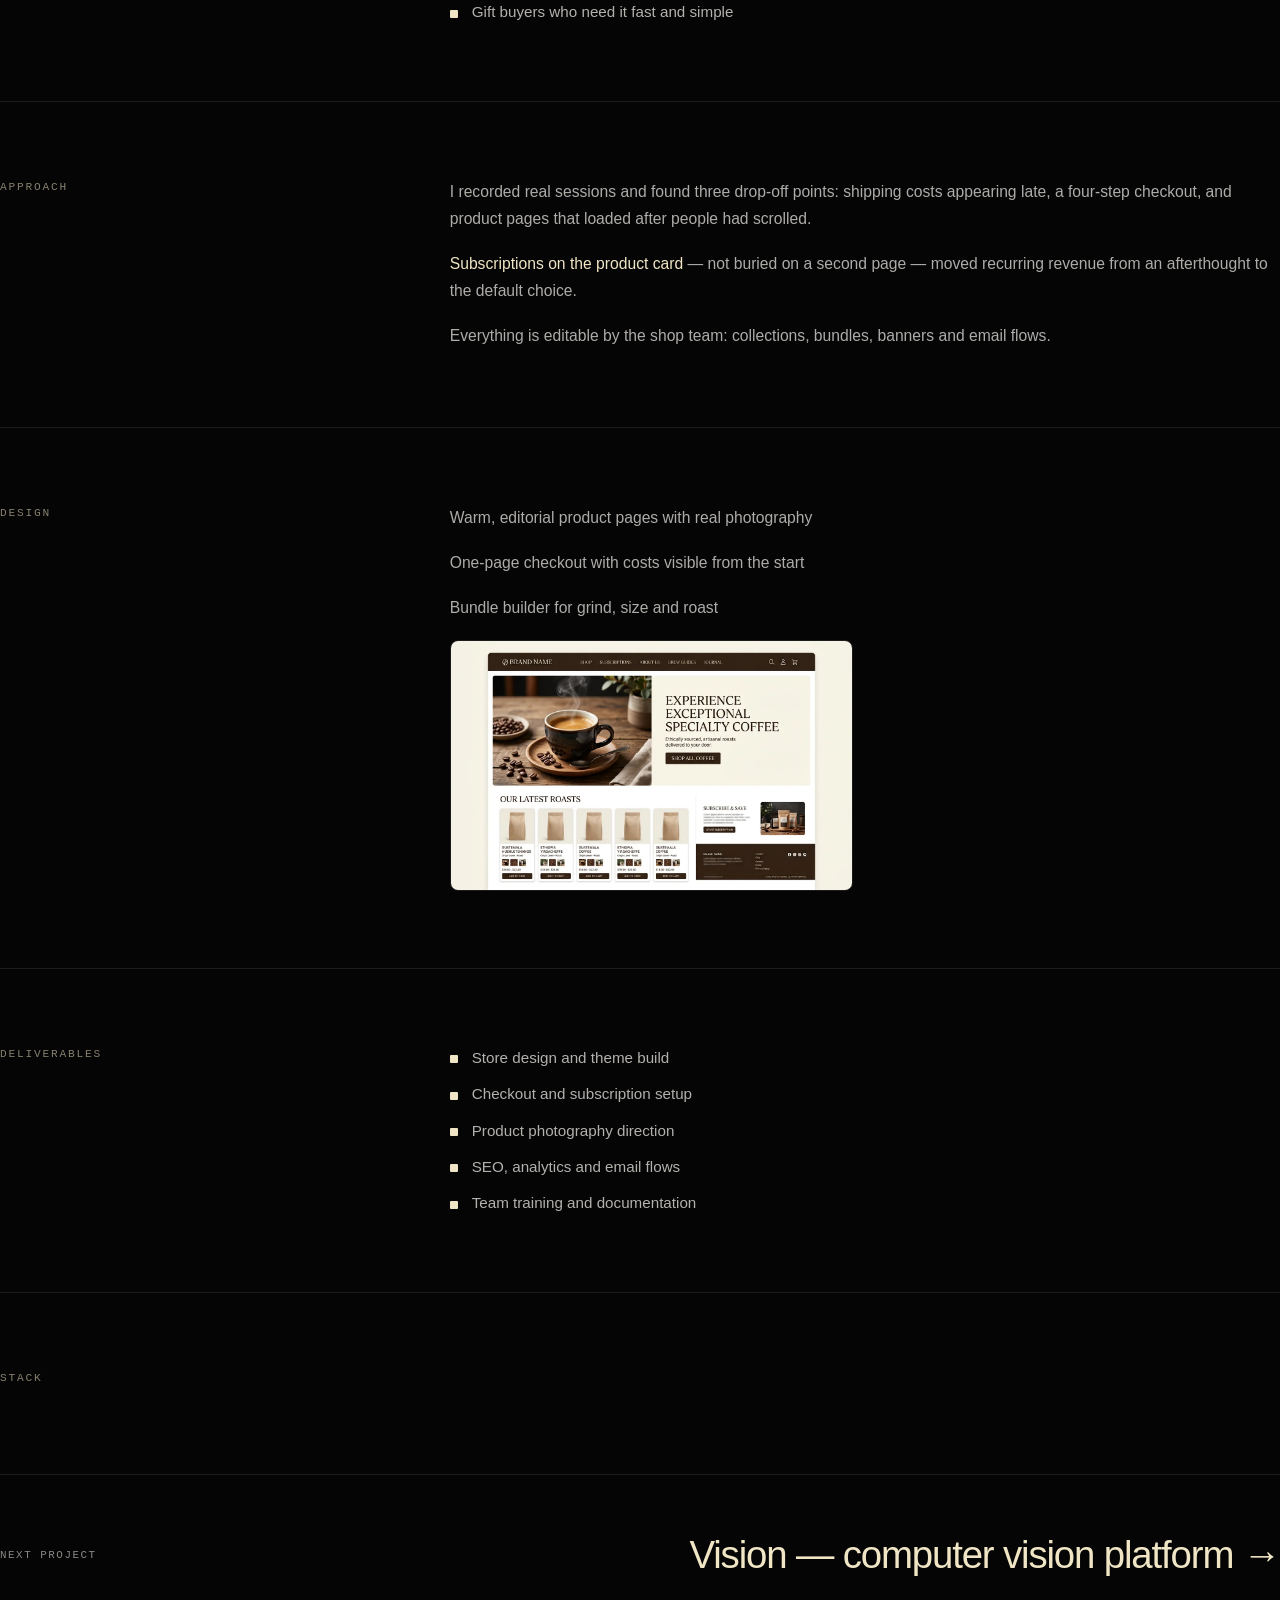
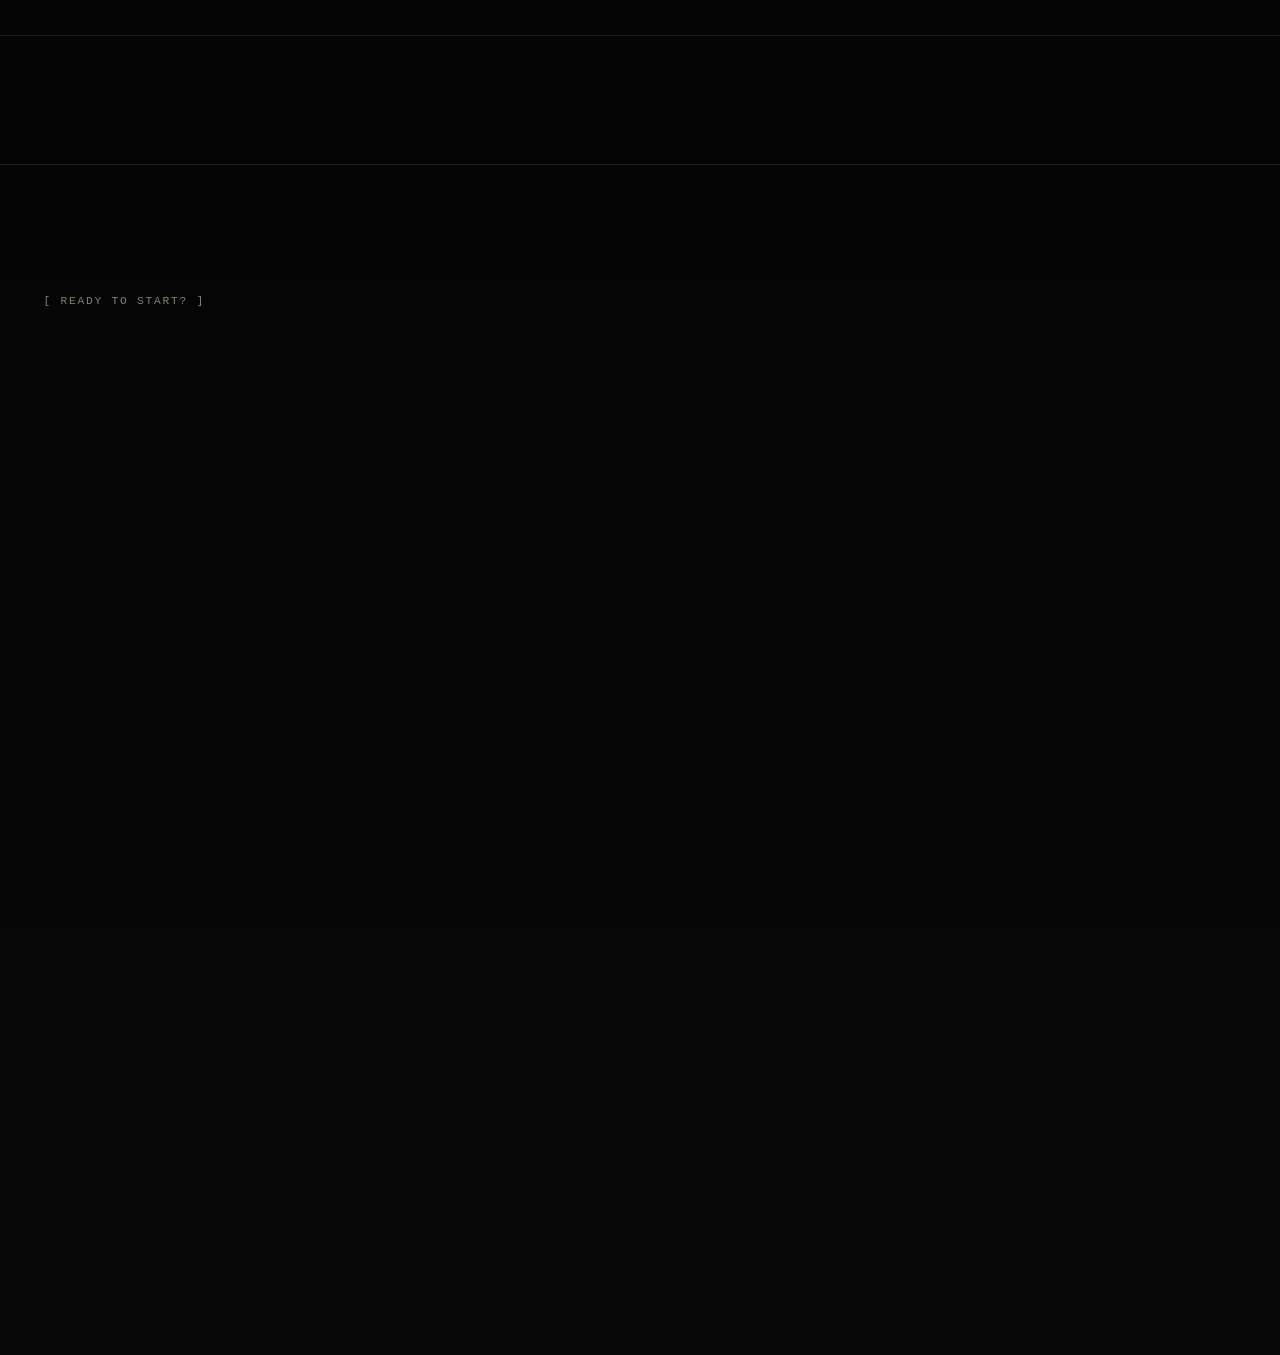
<file: brew.html>
<!DOCTYPE html>
<html lang="en">
<head>
<meta charset="UTF-8"><script>(function(){if('scrollRestoration' in history)history.scrollRestoration='manual';var nav=performance.getEntriesByType('navigation')[0];if(nav&&nav.type==='reload'){if(location.hash)history.replaceState(null,'',location.pathname+location.search);var top=function(){window.scrollTo({top:0,left:0,behavior:'instant'})};document.documentElement.style.scrollBehavior='auto';top();addEventListener('DOMContentLoaded',top,{once:true});addEventListener('load',top,{once:true});document.addEventListener('harsh:signature-done',function(){document.documentElement.style.removeProperty('scroll-behavior')},{once:true});setTimeout(function(){document.documentElement.style.removeProperty('scroll-behavior')},5000)}})();</script>
<script>document.documentElement.classList.add('js');</script>

<meta name="viewport" content="width=device-width, initial-scale=1, viewport-fit=cover">
<title>Brew &amp; Co. — Harsh</title>
<meta name="description" content="A coffee store that sells subscriptions while the shop is closed.">
<meta name="theme-color" content="#050505">
<meta property="og:image" content="assets/img/og.png">
<meta property="og:image:width" content="1200">
<meta property="og:image:height" content="630">
<meta name="twitter:card" content="summary_large_image">
<meta name="twitter:title" content="Harsh — Websites, Apps & AI">
<meta name="twitter:description" content="Web developer building websites, apps and AI products.">
<meta name="twitter:image" content="assets/img/og.png">
<meta property="og:title" content="Brew &amp; Co. — Harsh">
<meta property="og:description" content="Brew &amp; Co. — Harsh — project case study by Harsh.">
<meta property="og:type" content="website">
<link rel="icon" href="assets/img/favicon.svg" type="image/svg+xml">
<link rel="stylesheet" href="assets/css/styles.css">
<link rel="stylesheet" href="assets/css/swarm.css?v=5-high-fps-1">
<script>if(!matchMedia('(prefers-reduced-motion: reduce)').matches){document.documentElement.classList.add('swarm-enabled','swarm-zero');setTimeout(function(){document.documentElement.classList.remove('swarm-zero')},5000)}</script>
<style>.swarm-zero body{visibility:hidden;background:#050505}.swarm-zero .swarm-canvas{visibility:visible}</style>
<link rel="stylesheet" href="assets/css/signature.css">
<link rel="stylesheet" href="assets/css/smooth.css">
<link rel="stylesheet" href="assets/css/full-quality.css">
<link rel="stylesheet" href="assets/css/performance.css?v=1">
</head>
<body>


<div class="grain" aria-hidden="true"></div>
<div class="cursor" id="cursor" aria-hidden="true"><span class="cursor__dot"></span><span class="cursor__ring"></span></div>

<header class="topbar">
  <a class="topbar__logo" href="index.html" aria-label="Harsh — home">
    <span class="topbar__logoText">HARSH</span><span class="glyph glyph--sm" aria-hidden="true"></span>
  </a>
  <div class="topbar__right">
    <a class="topbar__mail" href="mailto:hello.harshweb@gmail.com">hello.harshweb@gmail.com</a>
  </div>
</header>

<main class="cs shell" id="top">
  <a class="cs__back" href="index.html"><span aria-hidden="true">←</span> Back home</a>

  <h1 class="cs__title">Brew &amp; Co.</h1>
  <p class="cs__lede">A coffee store that sells subscriptions while the shop is closed.</p>

  <div class="cs__meta">
    <div><p class="k">Client</p><p class="v">Brew &amp; Co.</p></div>
    <div><p class="k">Services</p><p class="v">E-commerce Build,<br>Conversion Optimisation</p></div>
    <div><p class="k">Type</p><p class="v">Online Store</p></div>
  </div>

  <figure class="cs__hero">
    <img src="assets/img/project-brew.webp" alt="Brew &amp; Co. — main screen">
  </figure>

  <figure class="cs__figure">
    <img src="assets/img/project-brew.webp" alt="Brew &amp; Co. — main screen" loading="lazy">
    <figcaption class="mono-xs">Brew &amp; Co. — main screen</figcaption>
  </figure>

  <section class="cs__section">
    <h2>Introduction</h2>
    <div class="cs__body"><p>Brew &amp; Co. had great coffee and a website that leaked customers at checkout. Mobile traffic was 78% of visits and 22% of orders.</p><p>I rebuilt the store around the mobile buyer: fewer steps, faster pages, and a subscription option placed exactly where the decision happens.</p></div>
  </section>

  <section class="cs__section">
    <h2>Goals</h2>
    <div class="cs__body"><ul class="cs__list"><li>Make checkout work on a phone in one hand</li><li>Turn one-time buyers into subscribers</li><li>Get product pages under a second</li><li>Rank for local coffee searches</li><li>Give the team control without a developer</li></ul></div>
  </section>

  <section class="cs__section">
    <h2>Target audience</h2>
    <div class="cs__body"><ul class="cs__list"><li>Home brewers buying monthly</li><li>Local customers ordering for pickup</li><li>Gift buyers who need it fast and simple</li></ul></div>
  </section>

  <section class="cs__section">
    <h2>Approach</h2>
    <div class="cs__body"><p>I recorded real sessions and found three drop-off points: shipping costs appearing late, a four-step checkout, and product pages that loaded after people had scrolled.</p><p><strong>Subscriptions on the product card</strong> — not buried on a second page — moved recurring revenue from an afterthought to the default choice.</p><p>Everything is editable by the shop team: collections, bundles, banners and email flows.</p></div>
  </section>

  <section class="cs__section">
    <h2>Design</h2>
    <div class="cs__body"><p>Warm, editorial product pages with real photography</p><p>One-page checkout with costs visible from the start</p><p>Bundle builder for grind, size and roast</p><div class="cs__gallery"><img src="assets/img/project-brew.webp" alt="Project detail screen" loading="lazy"></div></div>
  </section>

  <section class="cs__section">
    <h2>Deliverables</h2>
    <div class="cs__body"><ul class="cs__list"><li>Store design and theme build</li><li>Checkout and subscription setup</li><li>Product photography direction</li><li>SEO, analytics and email flows</li><li>Team training and documentation</li></ul></div>
  </section>

  <section class="cs__section">
    <h2>Stack</h2>
    <div class="cs__body"><p>Shopify, Liquid, Tailwind, Klaviyo, GA4</p></div>
  </section>

  <div class="cs__next">
    <span class="mono-xs">Next project</span>
    <a href="vision.html">Vision — computer vision platform <span aria-hidden="true">→</span></a>
  </div>
</main>

<footer class="footer">
  <div class="shell">
    <div class="footer__top">
      <p class="label">[ Ready to start? ]</p>
      <a class="footer__mail" href="mailto:hello.harshweb@gmail.com">hello.harshweb@gmail.com</a>
      <div class="footer__contact">
        <button class="copy" type="button" data-copy="hello.harshweb@gmail.com">Copy email <svg class="copy__icon" viewBox="0 0 16 16" aria-hidden="true" focusable="false"><rect x="5.6" y="5.6" width="7.9" height="7.9" rx="1.6" fill="none" stroke="currentColor" stroke-width="1.3"/><path d="M10.4 3.6V3A1.5 1.5 0 0 0 8.9 1.5H3A1.5 1.5 0 0 0 1.5 3v5.9A1.5 1.5 0 0 0 3 10.4h.6" fill="none" stroke="currentColor" stroke-width="1.3"/></svg></button>
        <span class="copy">-----xxxxx</span>
      </div>
    </div>

    <div class="footer__cols">
      <div class="footer__col">
        <p class="mono-xs">Site</p>
        <a href="index.html">Home</a>
        <a href="index.html#featured">Projects</a>
        <a href="index.html#about">About</a>
        <a href="archive.html">Archive</a>
      </div>
      <div class="footer__col">
        <p class="mono-xs">Follow</p>
          <span class="mono-xs">Coming soon</span>
        </div>
      <div class="footer__col footer__col--wide">
        <p class="mono-xs">Services</p>
        <a href="mailto:hello.harshweb@gmail.com?subject=Website%20project">Websites &amp; landing pages</a>
        <a href="mailto:hello.harshweb@gmail.com?subject=App%20project">Web &amp; mobile apps</a>
        <a href="mailto:hello.harshweb@gmail.com?subject=AI%20project">AI integration &amp; automation</a>
      </div>
    </div>

    <div class="footer__huge" aria-hidden="true">
      <span>IDEA TO LAUNCH</span>
      <span class="is-outline">DETAILS INCLUDED</span>
    </div>

    <div class="footer__bottom">
      <p class="mono-xs">© <span data-year>2026</span> harsh</p>
      <a class="mono-xs footer__top-link" href="#top">Back to top ↑</a>
    </div>
  </div>
</footer>

<nav class="dock" aria-label="Primary">
  <div class="dock__inner">
    <a href="index.html#featured">Projects</a>
    <a href="index.html#about">About</a>
    <a href="archive.html">Archive</a>
    <a class="dock__cta" href="mailto:hello.harshweb@gmail.com"><span class="avatar avatar--btn" data-initials="H"></span>Let's talk</a>
  </div>
</nav>

<script src="assets/js/main.js?v=5-high-fps-1"></script>
<script src="assets/js/signature.js" defer></script>
<script src="assets/js/swarm.js?v=6-logo-home" defer></script>
</body>
</html>
</file>
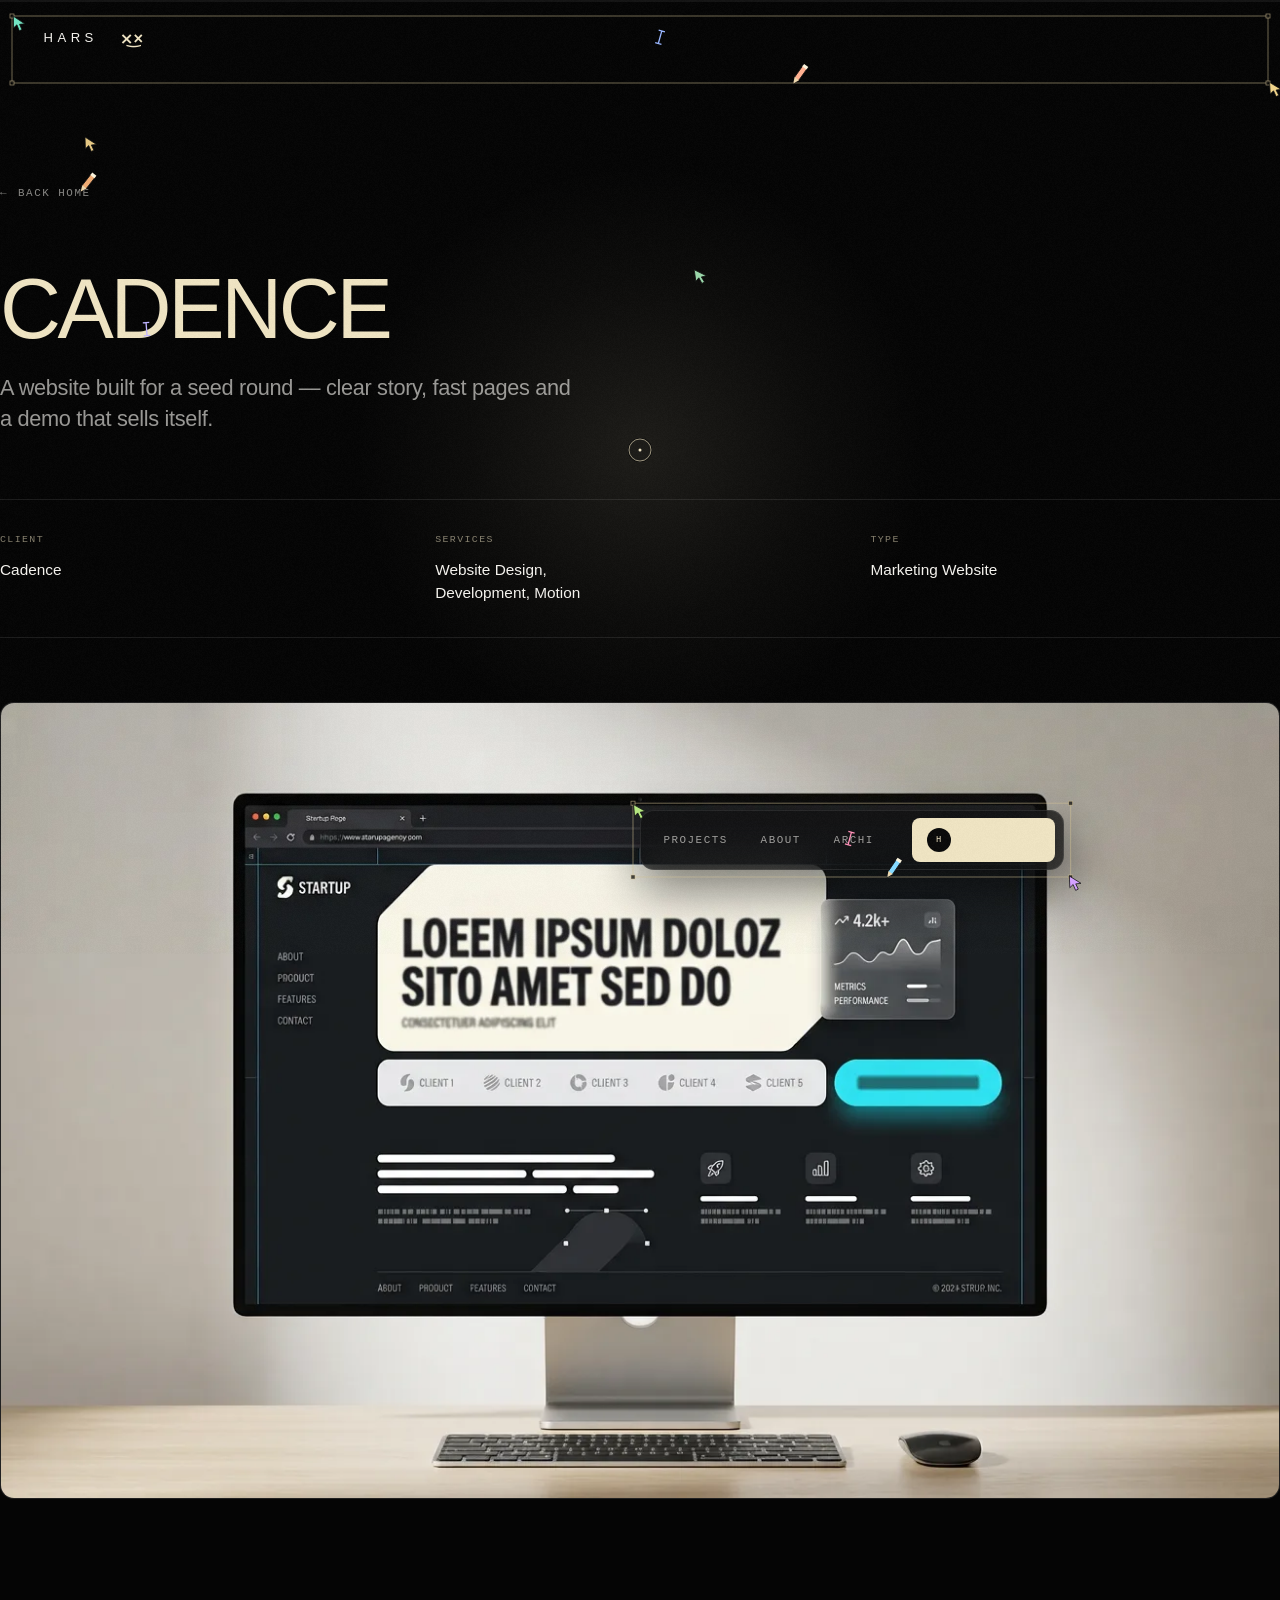
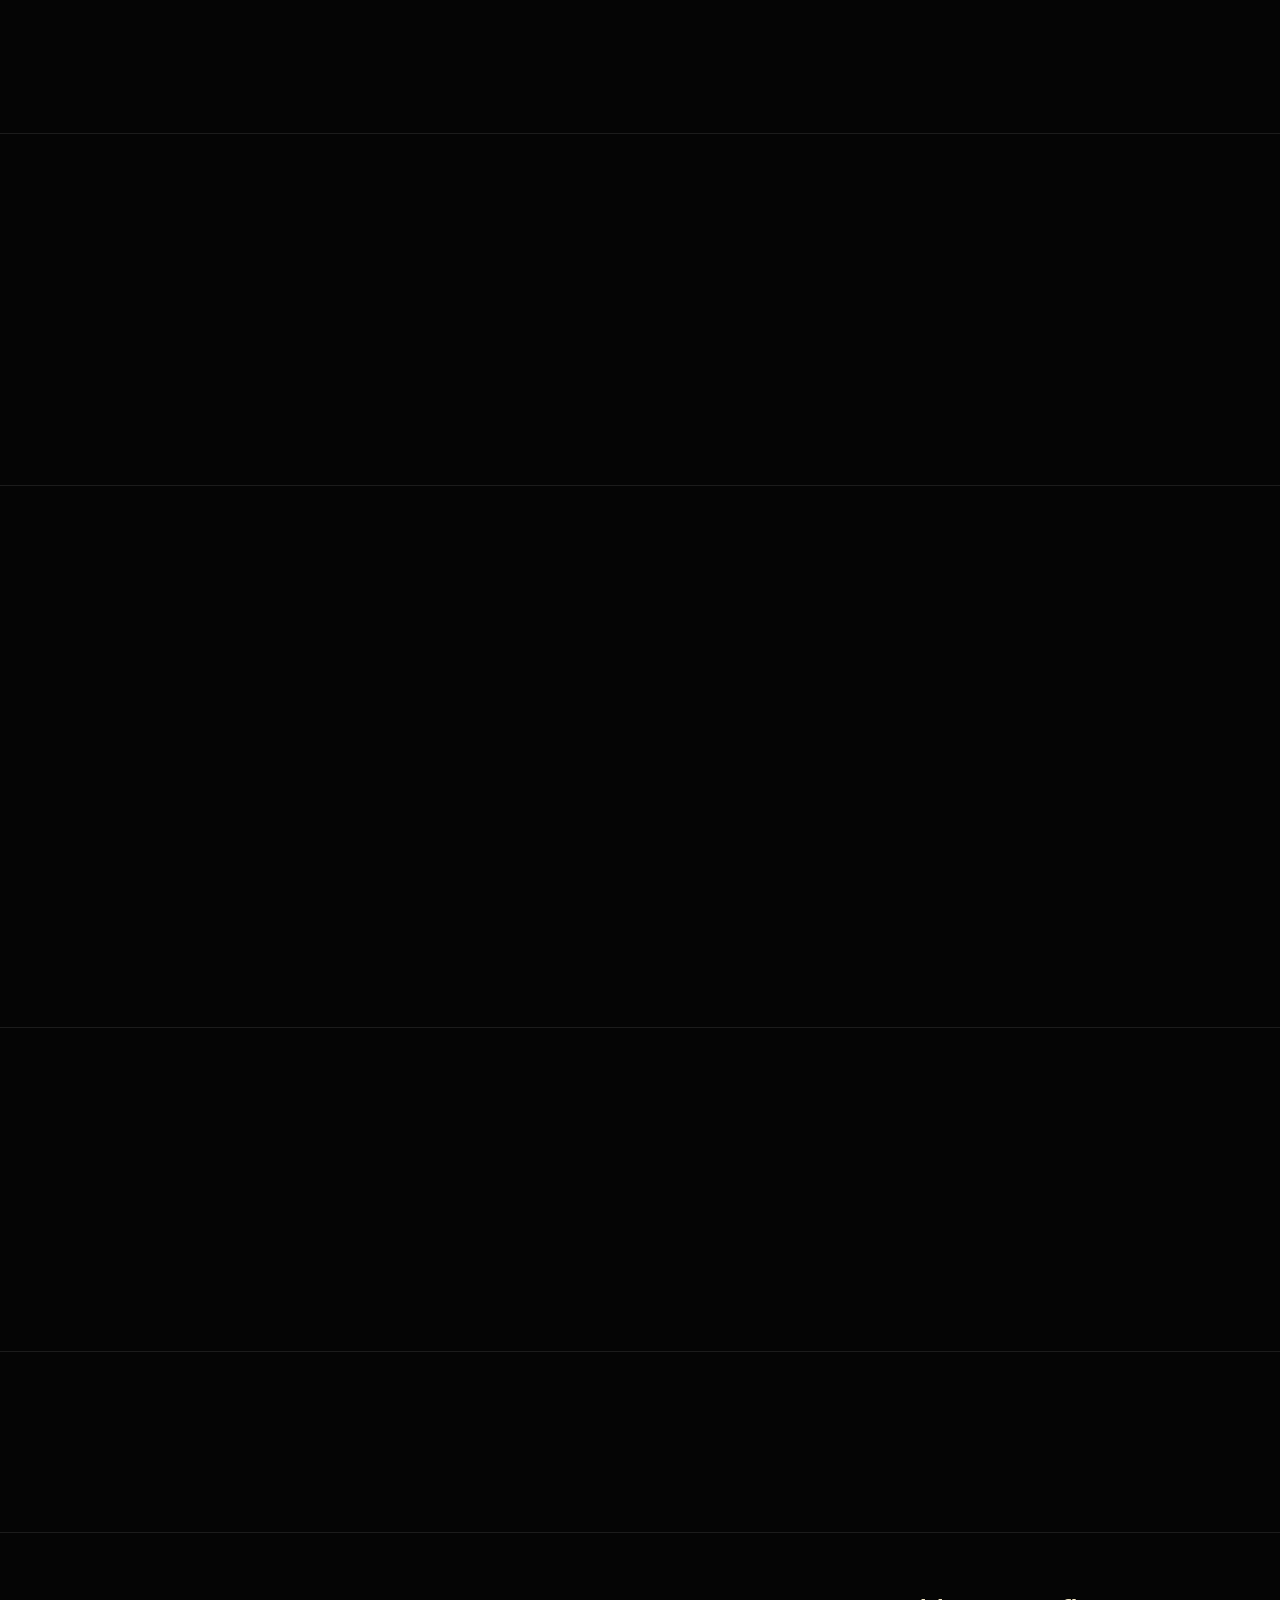
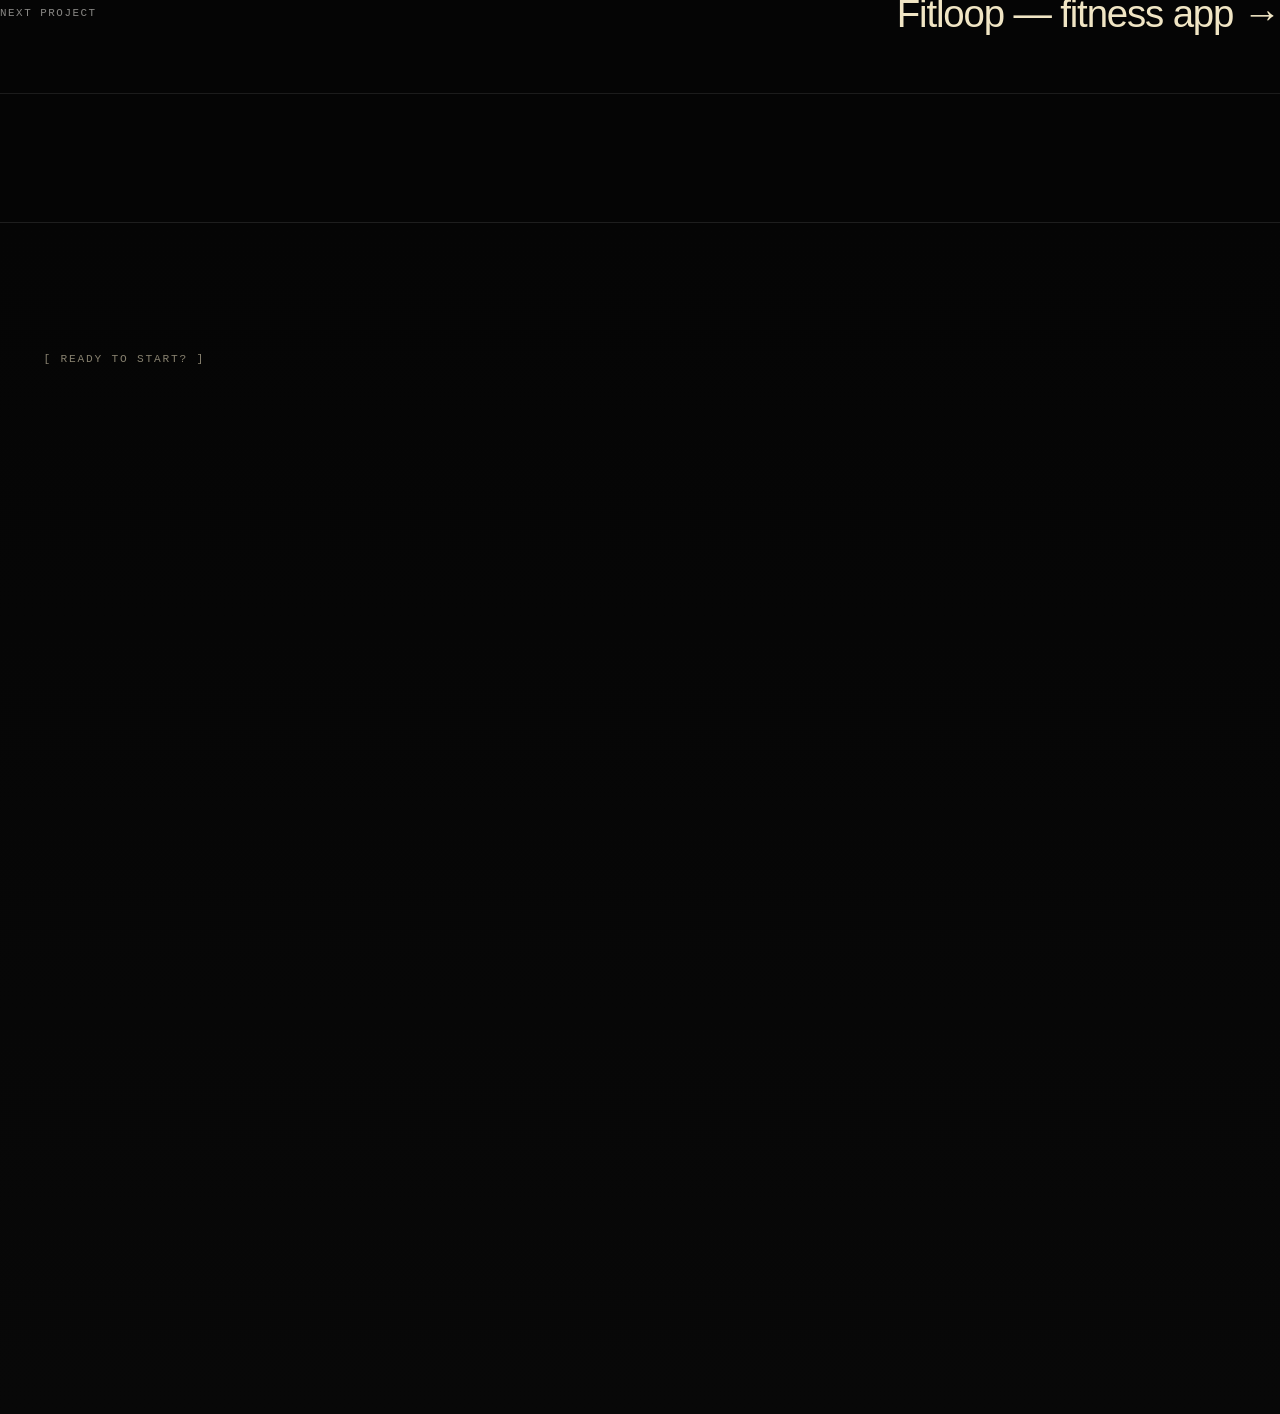
<file: cadence.html>
<!DOCTYPE html>
<html lang="en">
<head>
<meta charset="UTF-8"><script>(function(){if('scrollRestoration' in history)history.scrollRestoration='manual';var nav=performance.getEntriesByType('navigation')[0];if(nav&&nav.type==='reload'){if(location.hash)history.replaceState(null,'',location.pathname+location.search);var top=function(){window.scrollTo({top:0,left:0,behavior:'instant'})};document.documentElement.style.scrollBehavior='auto';top();addEventListener('DOMContentLoaded',top,{once:true});addEventListener('load',top,{once:true});document.addEventListener('harsh:signature-done',function(){document.documentElement.style.removeProperty('scroll-behavior')},{once:true});setTimeout(function(){document.documentElement.style.removeProperty('scroll-behavior')},5000)}})();</script>
<script>document.documentElement.classList.add('js');</script>

<meta name="viewport" content="width=device-width, initial-scale=1, viewport-fit=cover">
<title>Cadence — Harsh</title>
<meta name="description" content="A website built for a seed round — clear story, fast pages and a demo that sells itself.">
<meta name="theme-color" content="#050505">
<meta property="og:image" content="assets/img/og.png">
<meta property="og:image:width" content="1200">
<meta property="og:image:height" content="630">
<meta name="twitter:card" content="summary_large_image">
<meta name="twitter:title" content="Harsh — Websites, Apps & AI">
<meta name="twitter:description" content="Web developer building websites, apps and AI products.">
<meta name="twitter:image" content="assets/img/og.png">
<meta property="og:title" content="Cadence — Harsh">
<meta property="og:description" content="Cadence — Harsh — project case study by Harsh.">
<meta property="og:type" content="website">
<link rel="icon" href="assets/img/favicon.svg" type="image/svg+xml">
<link rel="stylesheet" href="assets/css/styles.css">
<link rel="stylesheet" href="assets/css/swarm.css?v=5-high-fps-1">
<script>if(!matchMedia('(prefers-reduced-motion: reduce)').matches){document.documentElement.classList.add('swarm-enabled','swarm-zero');setTimeout(function(){document.documentElement.classList.remove('swarm-zero')},5000)}</script>
<style>.swarm-zero body{visibility:hidden;background:#050505}.swarm-zero .swarm-canvas{visibility:visible}</style>
<link rel="stylesheet" href="assets/css/signature.css">
<link rel="stylesheet" href="assets/css/smooth.css">
<link rel="stylesheet" href="assets/css/full-quality.css">
<link rel="stylesheet" href="assets/css/performance.css?v=1">
</head>
<body>


<div class="grain" aria-hidden="true"></div>
<div class="cursor" id="cursor" aria-hidden="true"><span class="cursor__dot"></span><span class="cursor__ring"></span></div>

<header class="topbar">
  <a class="topbar__logo" href="index.html" aria-label="Harsh — home">
    <span class="topbar__logoText">HARSH</span><span class="glyph glyph--sm" aria-hidden="true"></span>
  </a>
  <div class="topbar__right">
    <a class="topbar__mail" href="mailto:hello.harshweb@gmail.com">hello.harshweb@gmail.com</a>
  </div>
</header>

<main class="cs shell" id="top">
  <a class="cs__back" href="index.html"><span aria-hidden="true">←</span> Back home</a>

  <h1 class="cs__title">Cadence</h1>
  <p class="cs__lede">A website built for a seed round — clear story, fast pages and a demo that sells itself.</p>

  <div class="cs__meta">
    <div><p class="k">Client</p><p class="v">Cadence</p></div>
    <div><p class="k">Services</p><p class="v">Website Design,<br>Development, Motion</p></div>
    <div><p class="k">Type</p><p class="v">Marketing Website</p></div>
  </div>

  <figure class="cs__hero">
    <img src="assets/img/project-cadence.webp" alt="Cadence — main screen">
  </figure>

  <figure class="cs__figure">
    <img src="assets/img/project-cadence.webp" alt="Cadence — main screen" loading="lazy">
    <figcaption class="mono-xs">Cadence — main screen</figcaption>
  </figure>

  <section class="cs__section">
    <h2>Introduction</h2>
    <div class="cs__body"><p>Cadence was raising a seed round with a product most investors had never seen. The old site explained the technology; it never explained why anyone should care.</p><p>I rewrote the story before touching a single pixel, then built a site that gets to the point in ten seconds and feels like the product it is selling.</p></div>
  </section>

  <section class="cs__section">
    <h2>Goals</h2>
    <div class="cs__body"><ul class="cs__list"><li>Explain the product in the first screen</li><li>Convert founders, investors and early customers</li><li>Collect waitlist signups</li><li>Load in under one second on 4G</li><li>Look premium without looking generic</li></ul></div>
  </section>

  <section class="cs__section">
    <h2>Target audience</h2>
    <div class="cs__body"><ul class="cs__list"><li>Seed and Series A investors</li><li>Technical founders evaluating the tool</li><li>Early adopters joining the waitlist</li></ul></div>
  </section>

  <section class="cs__section">
    <h2>Approach</h2>
    <div class="cs__body"><p>Narrative first. I mapped the site to the questions people actually ask — what is it, who is it for, why now, what does it cost me — and cut everything that answered none of them.</p><p><strong>Motion with a job to do:</strong> every animation either explains the product or reinforces hierarchy. No decoration for its own sake.</p><p>A strict performance budget kept the site under 1s on 4G, which matters more than any effect when an investor opens it on a phone.</p></div>
  </section>

  <section class="cs__section">
    <h2>Design</h2>
    <div class="cs__body"><p>Oversized editorial typography with a two-colour system</p><p>Scroll-linked product demo instead of a static screenshot</p><p>A waitlist flow with server-side validation</p><div class="cs__gallery"><img src="assets/img/project-cadence.webp" alt="Project detail screen" loading="lazy"></div></div>
  </section>

  <section class="cs__section">
    <h2>Deliverables</h2>
    <div class="cs__body"><ul class="cs__list"><li>Positioning and website copy</li><li>Six responsive page designs</li><li>Front-end build with motion system</li><li>CMS setup for the team</li><li>Analytics, SEO and handover</li></ul></div>
  </section>

  <section class="cs__section">
    <h2>Stack</h2>
    <div class="cs__body"><p>Next.js, Motion, Headless CMS, Tailwind, Vercel</p></div>
  </section>

  <div class="cs__next">
    <span class="mono-xs">Next project</span>
    <a href="fitloop.html">Fitloop — fitness app <span aria-hidden="true">→</span></a>
  </div>
</main>

<footer class="footer">
  <div class="shell">
    <div class="footer__top">
      <p class="label">[ Ready to start? ]</p>
      <a class="footer__mail" href="mailto:hello.harshweb@gmail.com">hello.harshweb@gmail.com</a>
      <div class="footer__contact">
        <button class="copy" type="button" data-copy="hello.harshweb@gmail.com">Copy email <svg class="copy__icon" viewBox="0 0 16 16" aria-hidden="true" focusable="false"><rect x="5.6" y="5.6" width="7.9" height="7.9" rx="1.6" fill="none" stroke="currentColor" stroke-width="1.3"/><path d="M10.4 3.6V3A1.5 1.5 0 0 0 8.9 1.5H3A1.5 1.5 0 0 0 1.5 3v5.9A1.5 1.5 0 0 0 3 10.4h.6" fill="none" stroke="currentColor" stroke-width="1.3"/></svg></button>
        <span class="copy">-----xxxxx</span>
      </div>
    </div>

    <div class="footer__cols">
      <div class="footer__col">
        <p class="mono-xs">Site</p>
        <a href="index.html">Home</a>
        <a href="index.html#featured">Projects</a>
        <a href="index.html#about">About</a>
        <a href="archive.html">Archive</a>
      </div>
      <div class="footer__col">
        <p class="mono-xs">Follow</p>
          <span class="mono-xs">Coming soon</span>
        </div>
      <div class="footer__col footer__col--wide">
        <p class="mono-xs">Services</p>
        <a href="mailto:hello.harshweb@gmail.com?subject=Website%20project">Websites &amp; landing pages</a>
        <a href="mailto:hello.harshweb@gmail.com?subject=App%20project">Web &amp; mobile apps</a>
        <a href="mailto:hello.harshweb@gmail.com?subject=AI%20project">AI integration &amp; automation</a>
      </div>
    </div>

    <div class="footer__huge" aria-hidden="true">
      <span>IDEA TO LAUNCH</span>
      <span class="is-outline">DETAILS INCLUDED</span>
    </div>

    <div class="footer__bottom">
      <p class="mono-xs">© <span data-year>2026</span> harsh</p>
      <a class="mono-xs footer__top-link" href="#top">Back to top ↑</a>
    </div>
  </div>
</footer>

<nav class="dock" aria-label="Primary">
  <div class="dock__inner">
    <a href="index.html#featured">Projects</a>
    <a href="index.html#about">About</a>
    <a href="archive.html">Archive</a>
    <a class="dock__cta" href="mailto:hello.harshweb@gmail.com"><span class="avatar avatar--btn" data-initials="H"></span>Let's talk</a>
  </div>
</nav>

<script src="assets/js/main.js?v=5-high-fps-1"></script>
<script src="assets/js/signature.js" defer></script>
<script src="assets/js/swarm.js?v=6-logo-home" defer></script>
</body>
</html>
</file>
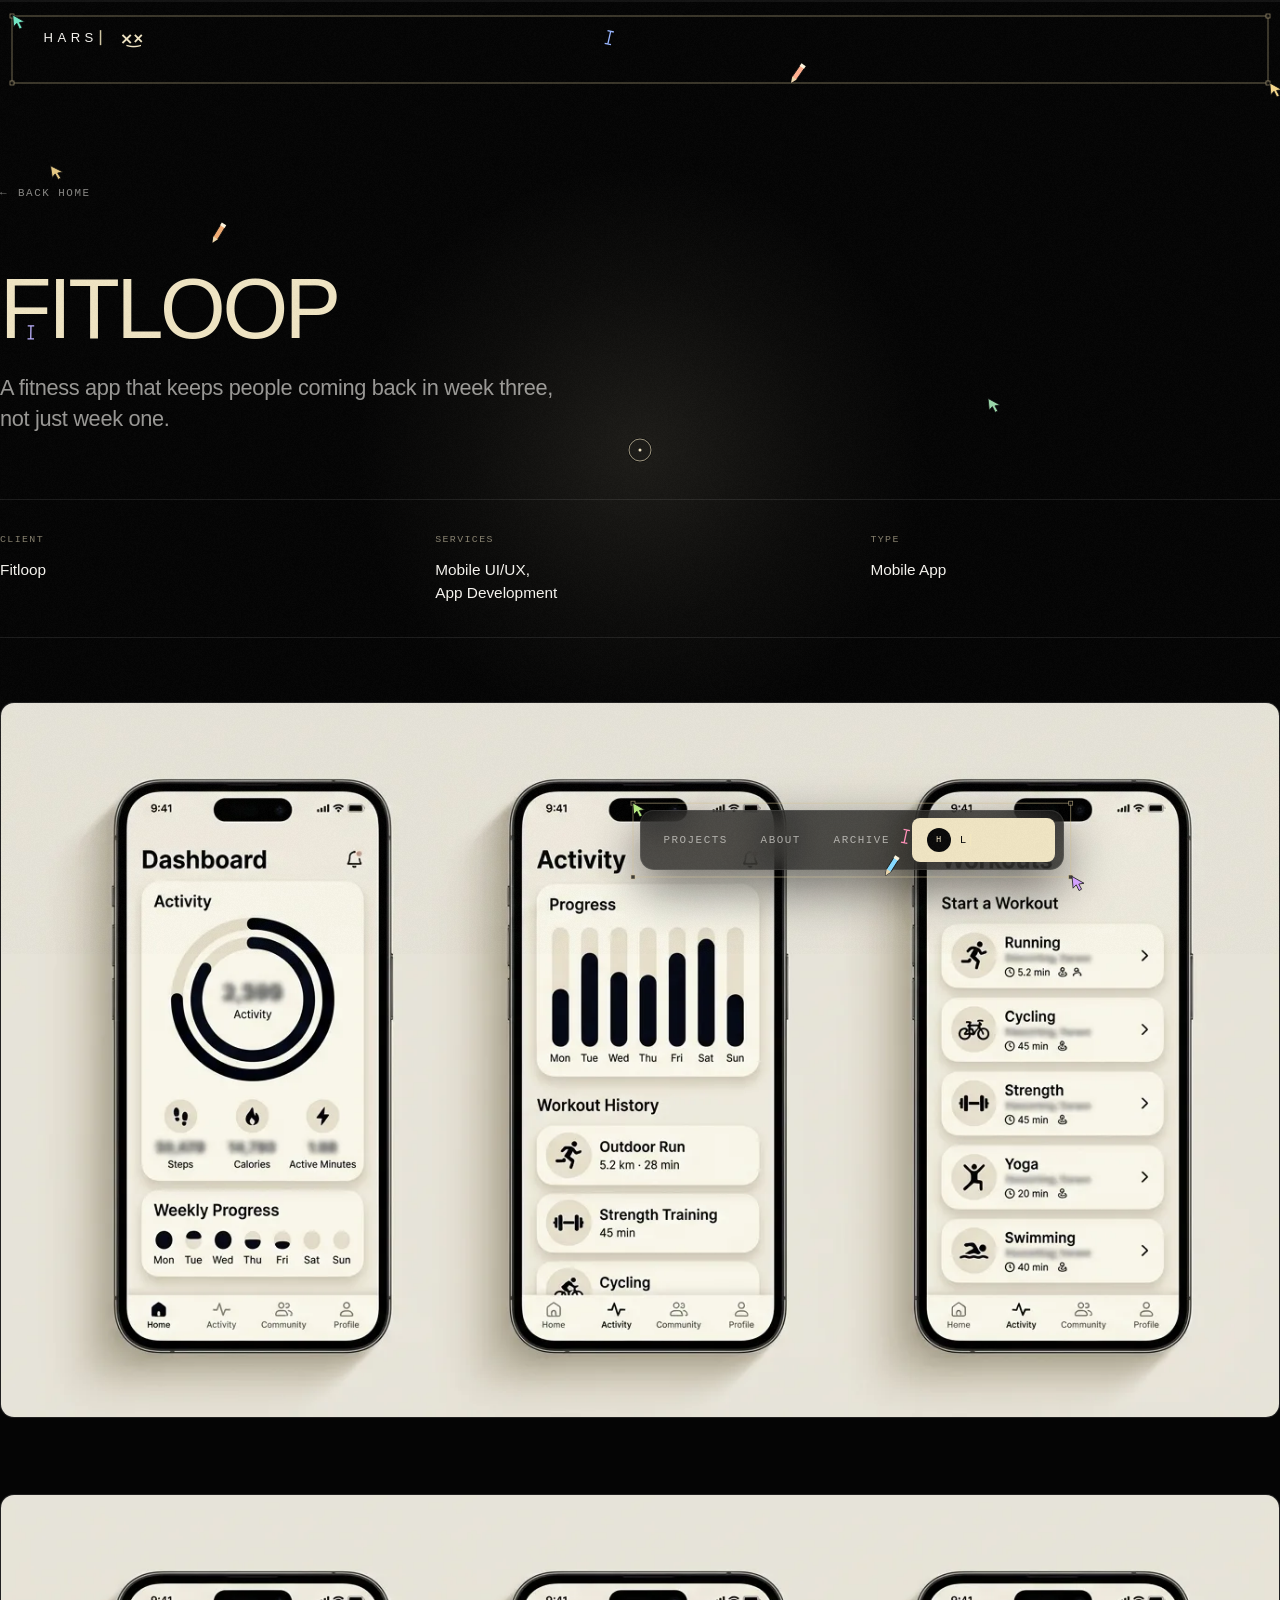
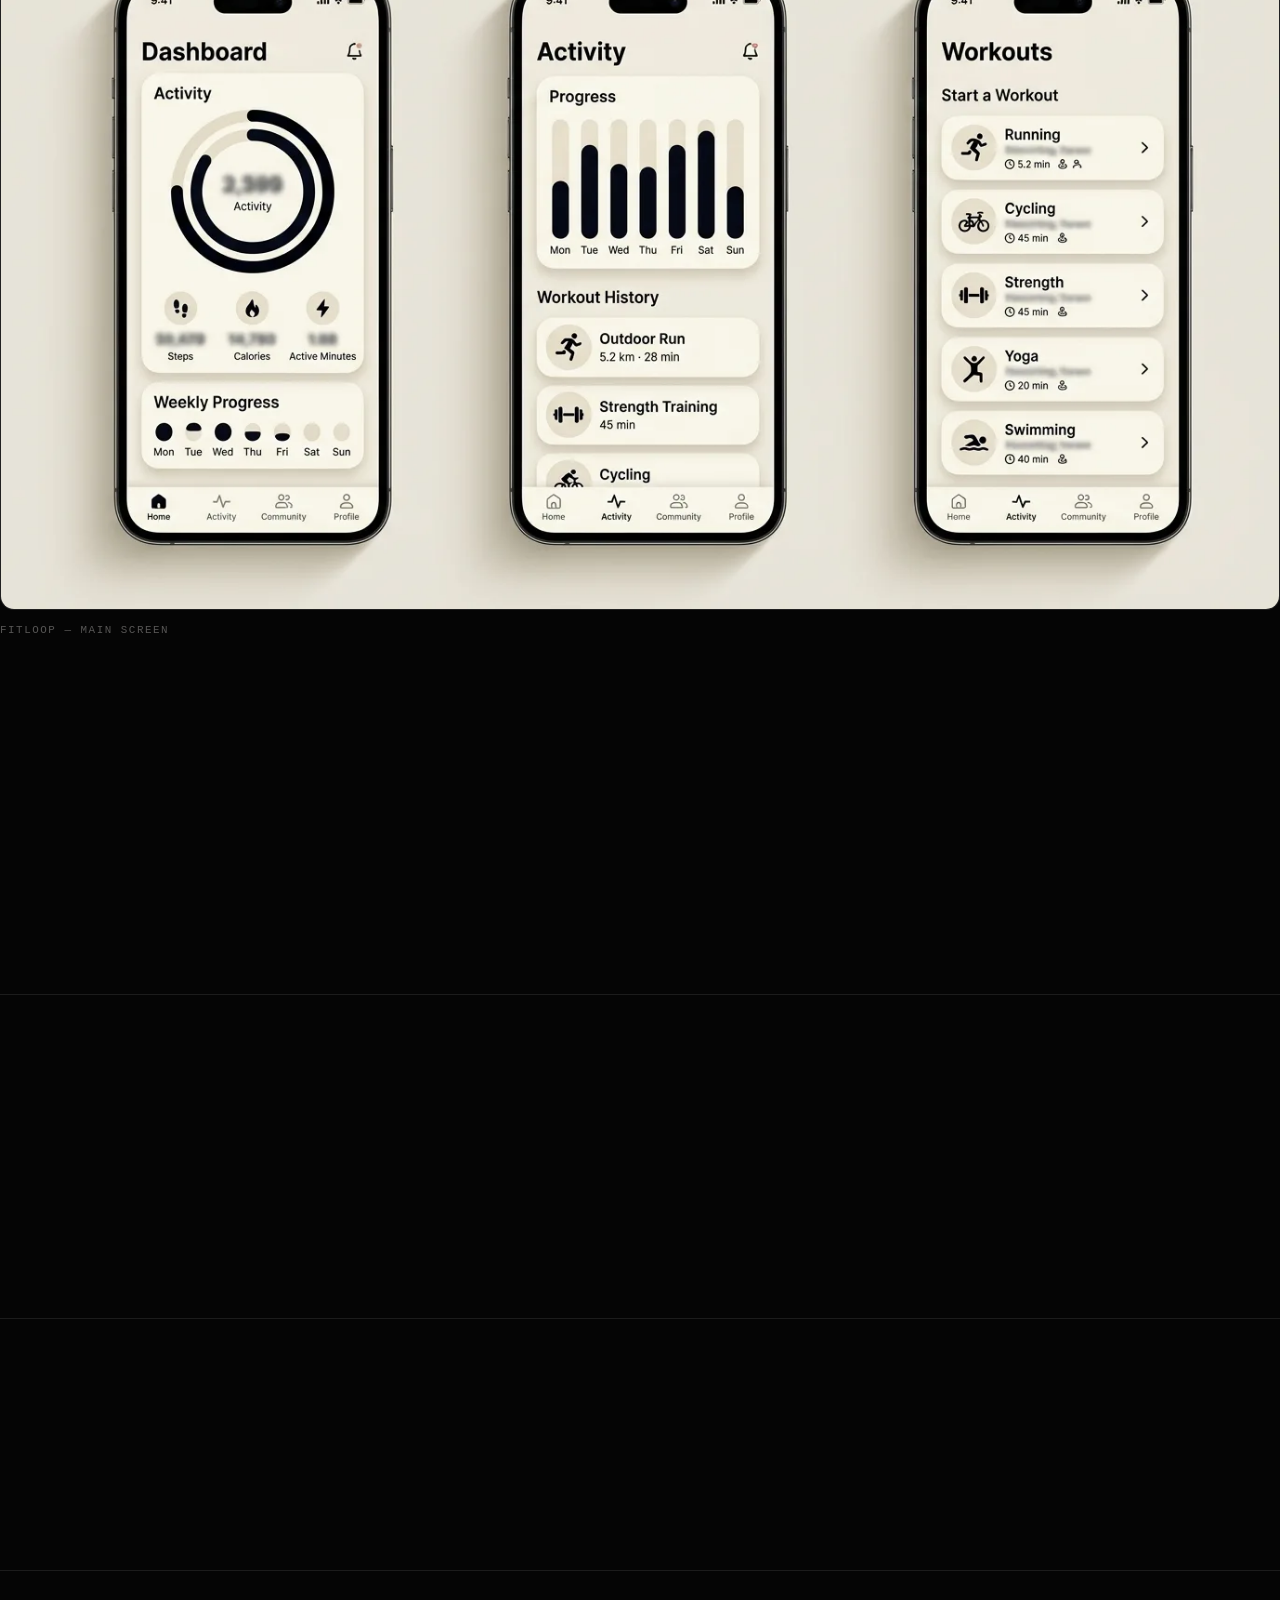
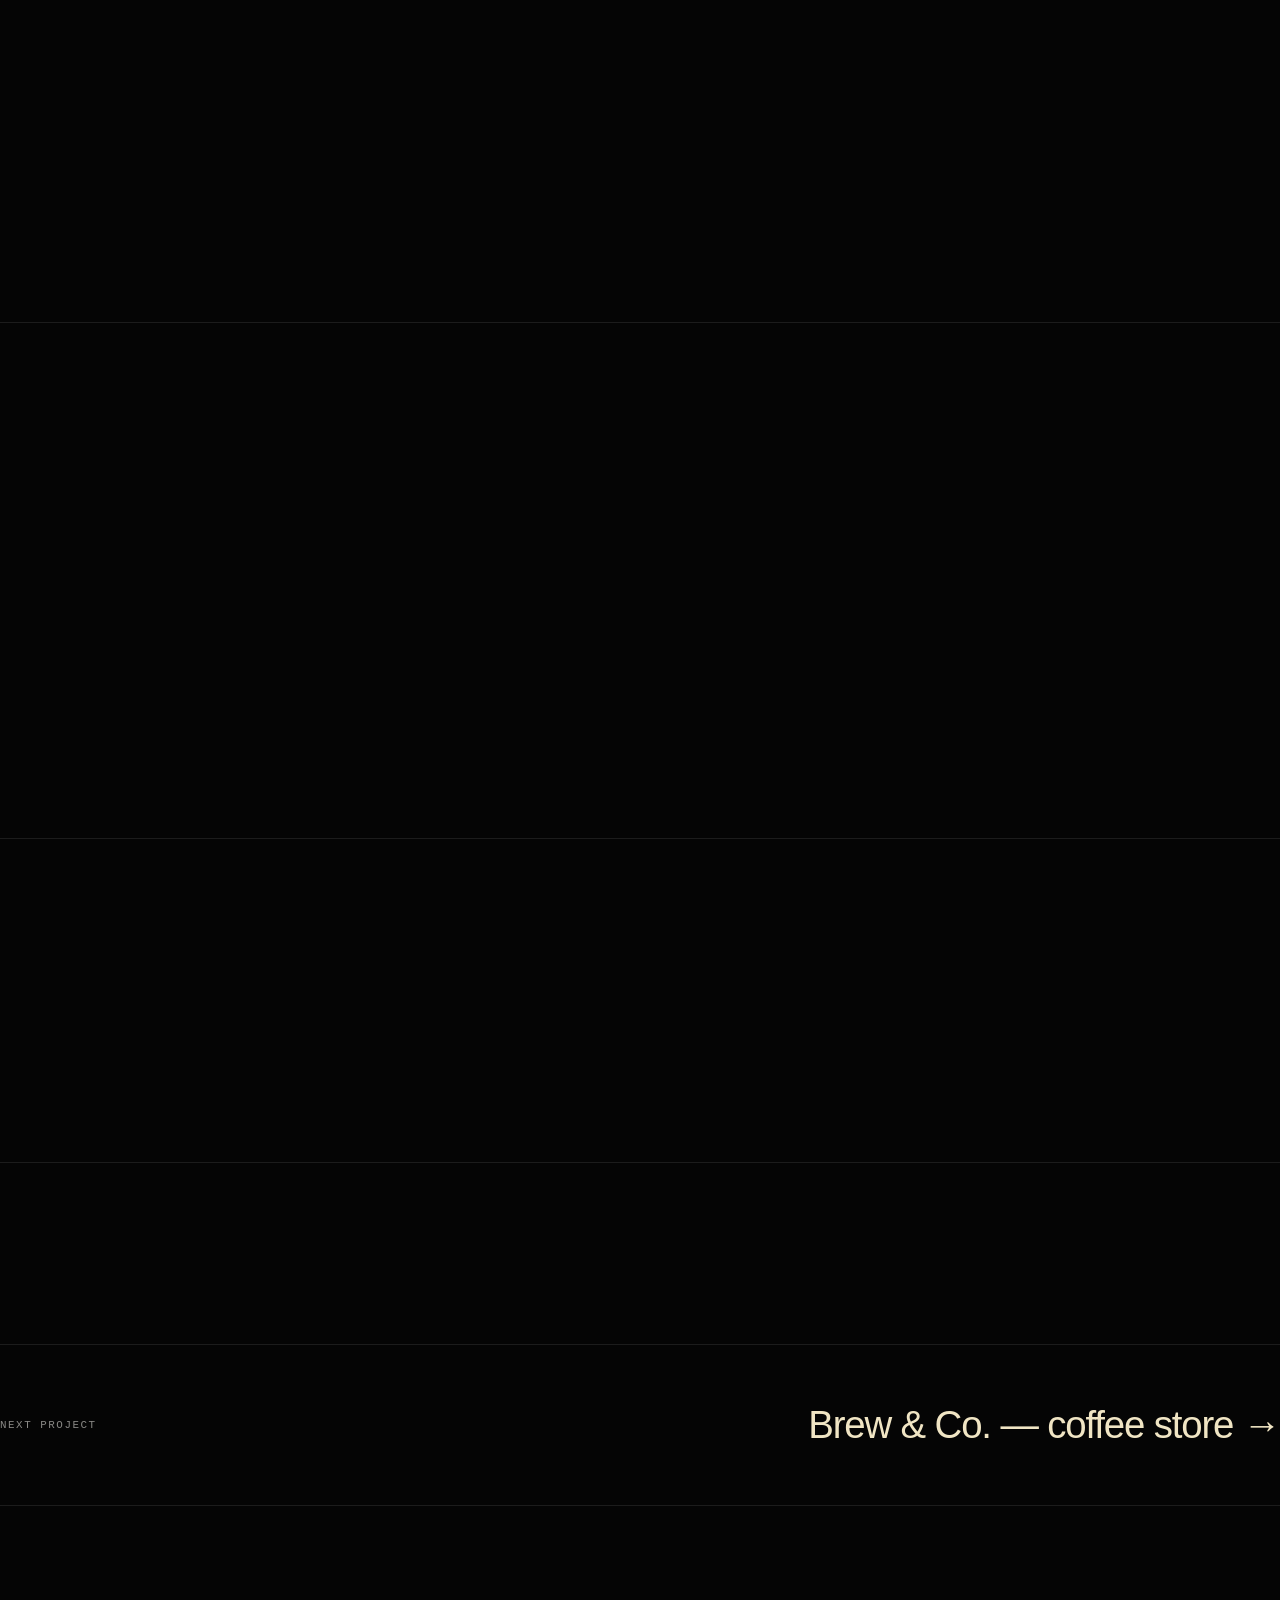
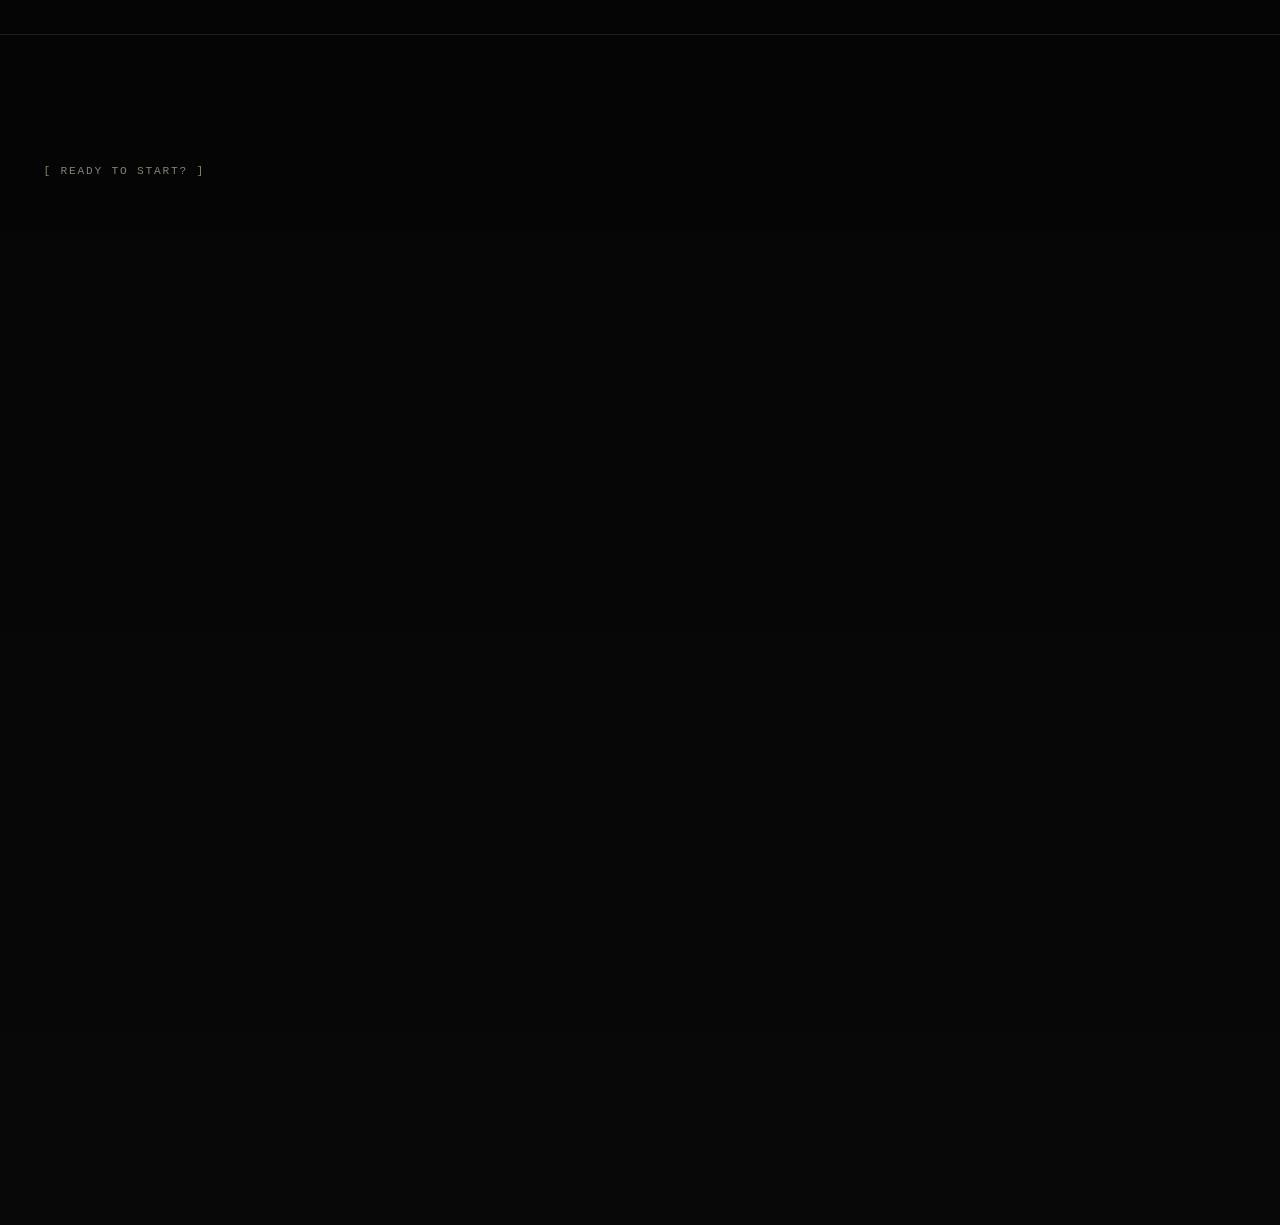
<file: fitloop.html>
<!DOCTYPE html>
<html lang="en">
<head>
<meta charset="UTF-8"><script>(function(){if('scrollRestoration' in history)history.scrollRestoration='manual';var nav=performance.getEntriesByType('navigation')[0];if(nav&&nav.type==='reload'){if(location.hash)history.replaceState(null,'',location.pathname+location.search);var top=function(){window.scrollTo({top:0,left:0,behavior:'instant'})};document.documentElement.style.scrollBehavior='auto';top();addEventListener('DOMContentLoaded',top,{once:true});addEventListener('load',top,{once:true});document.addEventListener('harsh:signature-done',function(){document.documentElement.style.removeProperty('scroll-behavior')},{once:true});setTimeout(function(){document.documentElement.style.removeProperty('scroll-behavior')},5000)}})();</script>
<script>document.documentElement.classList.add('js');</script>

<meta name="viewport" content="width=device-width, initial-scale=1, viewport-fit=cover">
<title>Fitloop — Harsh</title>
<meta name="description" content="A fitness app that keeps people coming back in week three, not just week one.">
<meta name="theme-color" content="#050505">
<meta property="og:image" content="assets/img/og.png">
<meta property="og:image:width" content="1200">
<meta property="og:image:height" content="630">
<meta name="twitter:card" content="summary_large_image">
<meta name="twitter:title" content="Harsh — Websites, Apps & AI">
<meta name="twitter:description" content="Web developer building websites, apps and AI products.">
<meta name="twitter:image" content="assets/img/og.png">
<meta property="og:title" content="Fitloop — Harsh">
<meta property="og:description" content="Fitloop — Harsh — project case study by Harsh.">
<meta property="og:type" content="website">
<link rel="icon" href="assets/img/favicon.svg" type="image/svg+xml">
<link rel="stylesheet" href="assets/css/styles.css">
<link rel="stylesheet" href="assets/css/swarm.css?v=5-high-fps-1">
<script>if(!matchMedia('(prefers-reduced-motion: reduce)').matches){document.documentElement.classList.add('swarm-enabled','swarm-zero');setTimeout(function(){document.documentElement.classList.remove('swarm-zero')},5000)}</script>
<style>.swarm-zero body{visibility:hidden;background:#050505}.swarm-zero .swarm-canvas{visibility:visible}</style>
<link rel="stylesheet" href="assets/css/signature.css">
<link rel="stylesheet" href="assets/css/smooth.css">
<link rel="stylesheet" href="assets/css/full-quality.css">
<link rel="stylesheet" href="assets/css/performance.css?v=1">
</head>
<body>


<div class="grain" aria-hidden="true"></div>
<div class="cursor" id="cursor" aria-hidden="true"><span class="cursor__dot"></span><span class="cursor__ring"></span></div>

<header class="topbar">
  <a class="topbar__logo" href="index.html" aria-label="Harsh — home">
    <span class="topbar__logoText">HARSH</span><span class="glyph glyph--sm" aria-hidden="true"></span>
  </a>
  <div class="topbar__right">
    <a class="topbar__mail" href="mailto:hello.harshweb@gmail.com">hello.harshweb@gmail.com</a>
  </div>
</header>

<main class="cs shell" id="top">
  <a class="cs__back" href="index.html"><span aria-hidden="true">←</span> Back home</a>

  <h1 class="cs__title">Fitloop</h1>
  <p class="cs__lede">A fitness app that keeps people coming back in week three, not just week one.</p>

  <div class="cs__meta">
    <div><p class="k">Client</p><p class="v">Fitloop</p></div>
    <div><p class="k">Services</p><p class="v">Mobile UI/UX,<br>App Development</p></div>
    <div><p class="k">Type</p><p class="v">Mobile App</p></div>
  </div>

  <figure class="cs__hero">
    <img src="assets/img/project-fitloop.webp" alt="Fitloop — main screen">
  </figure>

  <figure class="cs__figure">
    <img src="assets/img/project-fitloop.webp" alt="Fitloop — main screen" loading="lazy">
    <figcaption class="mono-xs">Fitloop — main screen</figcaption>
  </figure>

  <section class="cs__section">
    <h2>Introduction</h2>
    <div class="cs__body"><p>Most fitness apps are abandoned within a fortnight. Fitloop wanted the opposite: a product that felt good enough to open on a bad day.</p><p>I designed and built the core experience — logging, streaks, progress — around one rule: it must take under five seconds to log a workout.</p></div>
  </section>

  <section class="cs__section">
    <h2>Goals</h2>
    <div class="cs__body"><ul class="cs__list"><li>Sub-five-second workout logging</li><li>Habit loops that survive a missed day</li><li>Full offline support in the gym</li><li>60fps animations on mid-range Android</li><li>Store-ready build and assets</li></ul></div>
  </section>

  <section class="cs__section">
    <h2>Target audience</h2>
    <div class="cs__body"><ul class="cs__list"><li>People training 2–4 times a week</li><li>Beginners who need guidance, not a spreadsheet</li><li>Returning athletes tracking consistent progress</li></ul></div>
  </section>

  <section class="cs__section">
    <h2>Approach</h2>
    <div class="cs__body"><p>I stripped the logging flow from nine taps to two, then tested it with real users mid-workout — gloves on, music playing, one hand free.</p><p><strong>Streaks that forgive:</strong> the reward system flexes instead of resetting, because punishing a missed day is how apps lose users.</p><p>Everything syncs in the background, so the app is fully usable with no signal and reconciles when the phone comes back online.</p></div>
  </section>

  <section class="cs__section">
    <h2>Design</h2>
    <div class="cs__body"><p>A single progress ring as the home-screen anchor</p><p>Big touch targets and haptic feedback while moving</p><p>A light and a dark theme that both pass contrast checks</p><div class="cs__gallery"><img src="assets/img/project-fitloop.webp" alt="Project detail screen" loading="lazy"></div></div>
  </section>

  <section class="cs__section">
    <h2>Deliverables</h2>
    <div class="cs__body"><ul class="cs__list"><li>End-to-end product design</li><li>React Native application</li><li>Offline sync layer</li><li>App Store and Play Store submission assets</li><li>Analytics and crash reporting</li></ul></div>
  </section>

  <section class="cs__section">
    <h2>Stack</h2>
    <div class="cs__body"><p>React Native, Expo, Supabase, Reanimated, TypeScript</p></div>
  </section>

  <div class="cs__next">
    <span class="mono-xs">Next project</span>
    <a href="brew.html">Brew & Co. — coffee store <span aria-hidden="true">→</span></a>
  </div>
</main>

<footer class="footer">
  <div class="shell">
    <div class="footer__top">
      <p class="label">[ Ready to start? ]</p>
      <a class="footer__mail" href="mailto:hello.harshweb@gmail.com">hello.harshweb@gmail.com</a>
      <div class="footer__contact">
        <button class="copy" type="button" data-copy="hello.harshweb@gmail.com">Copy email <svg class="copy__icon" viewBox="0 0 16 16" aria-hidden="true" focusable="false"><rect x="5.6" y="5.6" width="7.9" height="7.9" rx="1.6" fill="none" stroke="currentColor" stroke-width="1.3"/><path d="M10.4 3.6V3A1.5 1.5 0 0 0 8.9 1.5H3A1.5 1.5 0 0 0 1.5 3v5.9A1.5 1.5 0 0 0 3 10.4h.6" fill="none" stroke="currentColor" stroke-width="1.3"/></svg></button>
        <span class="copy">-----xxxxx</span>
      </div>
    </div>

    <div class="footer__cols">
      <div class="footer__col">
        <p class="mono-xs">Site</p>
        <a href="index.html">Home</a>
        <a href="index.html#featured">Projects</a>
        <a href="index.html#about">About</a>
        <a href="archive.html">Archive</a>
      </div>
      <div class="footer__col">
        <p class="mono-xs">Follow</p>
          <span class="mono-xs">Coming soon</span>
        </div>
      <div class="footer__col footer__col--wide">
        <p class="mono-xs">Services</p>
        <a href="mailto:hello.harshweb@gmail.com?subject=Website%20project">Websites &amp; landing pages</a>
        <a href="mailto:hello.harshweb@gmail.com?subject=App%20project">Web &amp; mobile apps</a>
        <a href="mailto:hello.harshweb@gmail.com?subject=AI%20project">AI integration &amp; automation</a>
      </div>
    </div>

    <div class="footer__huge" aria-hidden="true">
      <span>IDEA TO LAUNCH</span>
      <span class="is-outline">DETAILS INCLUDED</span>
    </div>

    <div class="footer__bottom">
      <p class="mono-xs">© <span data-year>2026</span> harsh</p>
      <a class="mono-xs footer__top-link" href="#top">Back to top ↑</a>
    </div>
  </div>
</footer>

<nav class="dock" aria-label="Primary">
  <div class="dock__inner">
    <a href="index.html#featured">Projects</a>
    <a href="index.html#about">About</a>
    <a href="archive.html">Archive</a>
    <a class="dock__cta" href="mailto:hello.harshweb@gmail.com"><span class="avatar avatar--btn" data-initials="H"></span>Let's talk</a>
  </div>
</nav>

<script src="assets/js/main.js?v=5-high-fps-1"></script>
<script src="assets/js/signature.js" defer></script>
<script src="assets/js/swarm.js?v=6-logo-home" defer></script>
</body>
</html>
</file>
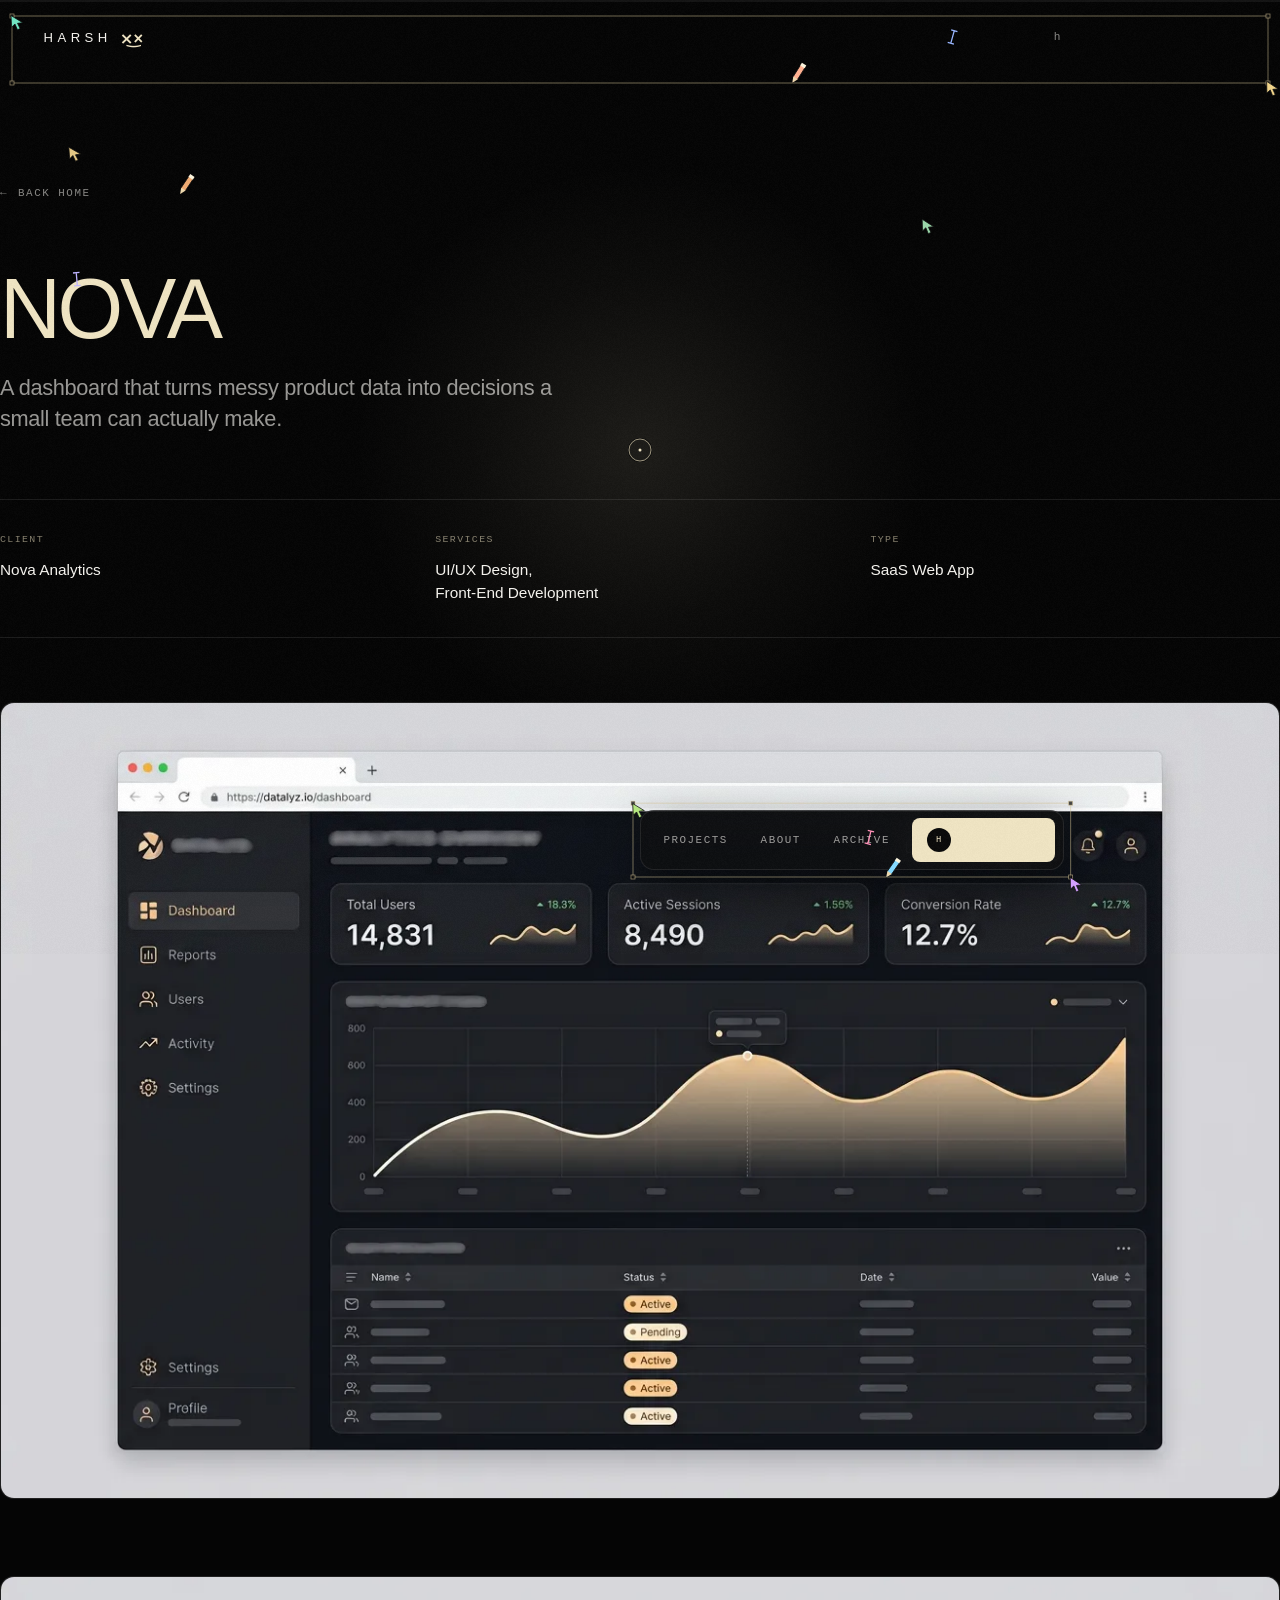
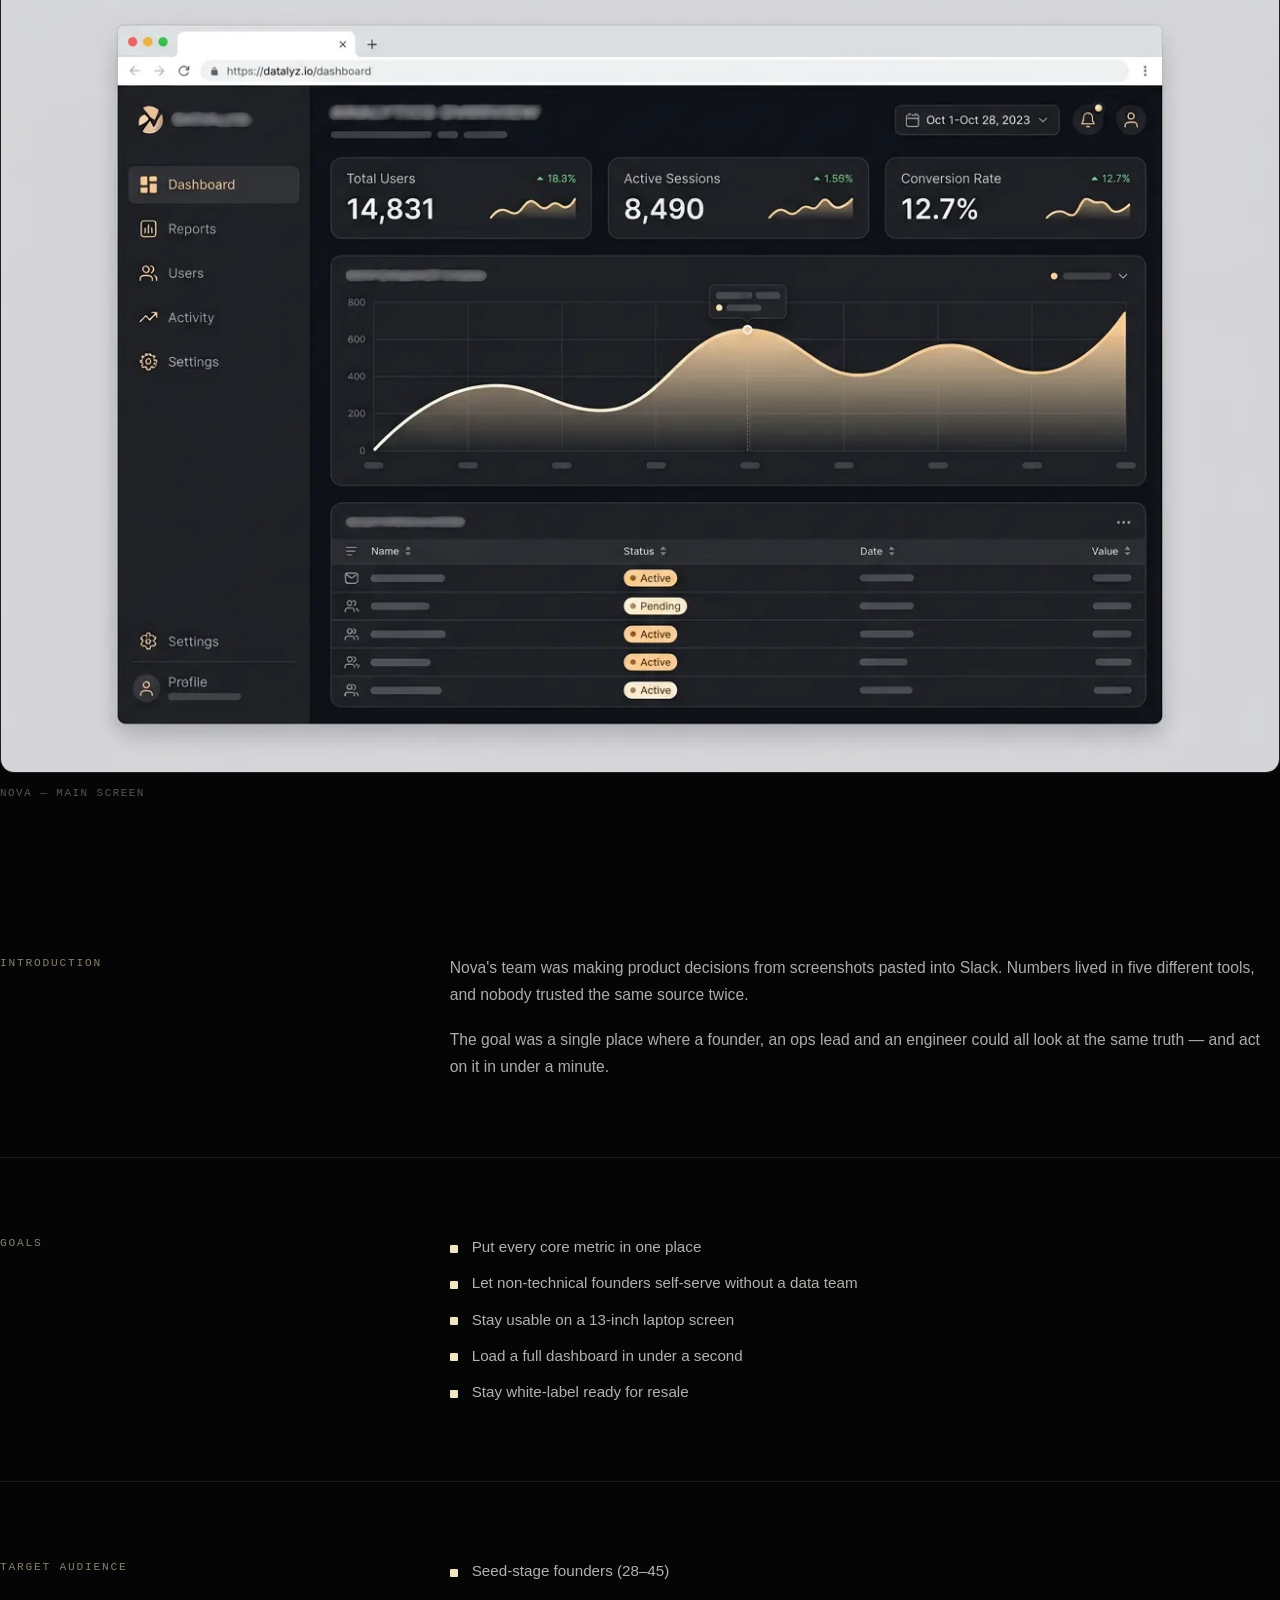
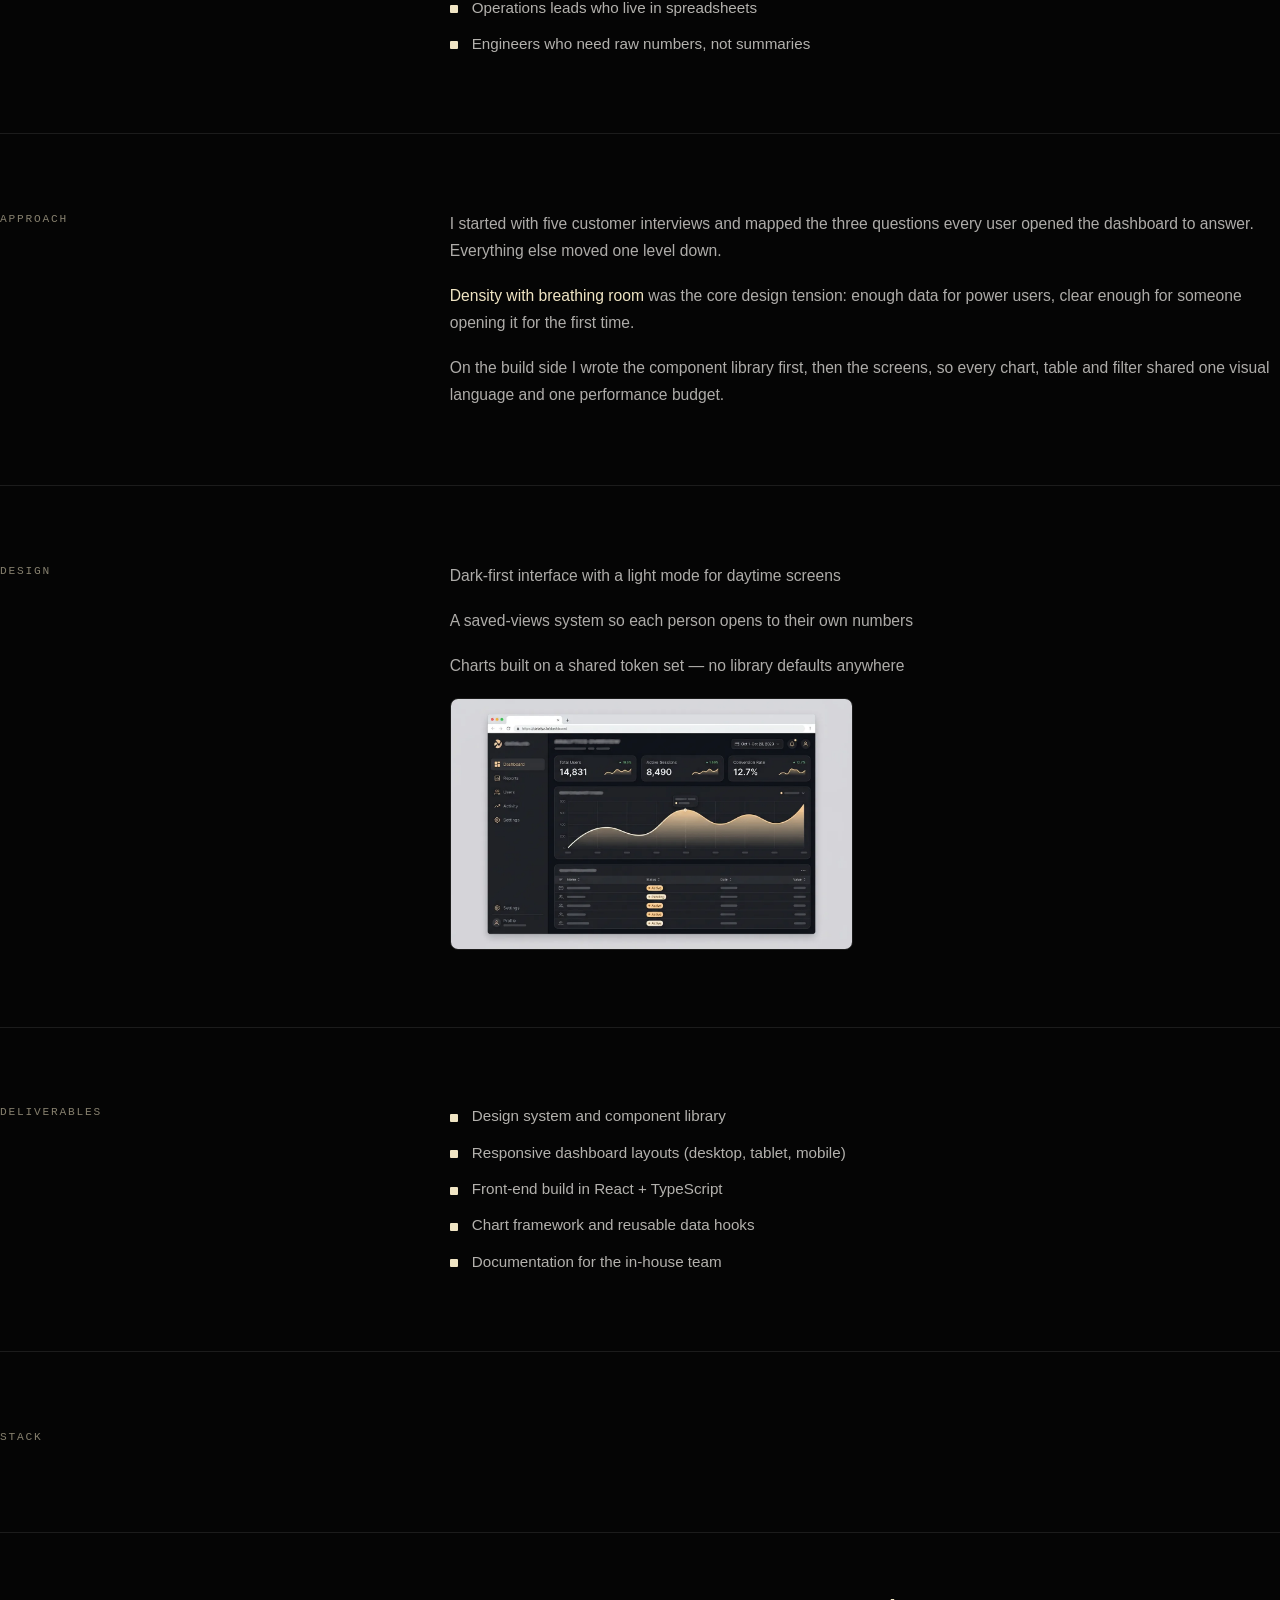
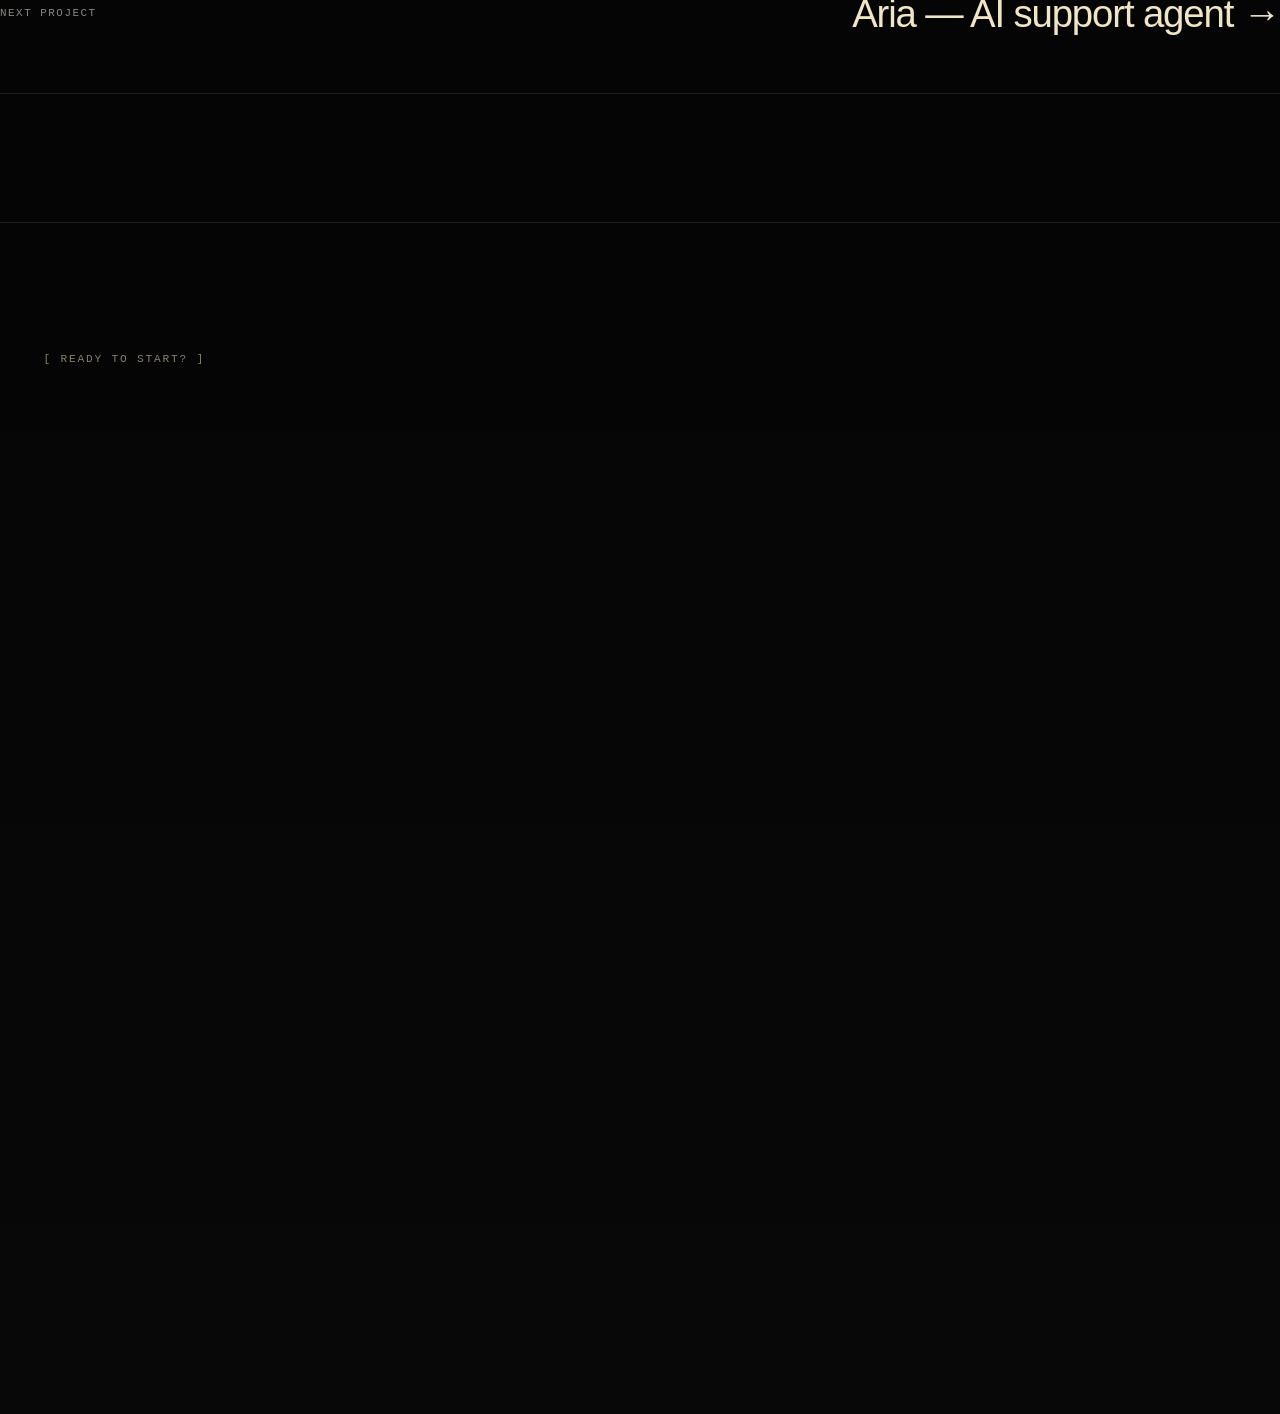
<file: nova.html>
<!DOCTYPE html>
<html lang="en">
<head>
<meta charset="UTF-8"><script>(function(){if('scrollRestoration' in history)history.scrollRestoration='manual';var nav=performance.getEntriesByType('navigation')[0];if(nav&&nav.type==='reload'){if(location.hash)history.replaceState(null,'',location.pathname+location.search);var top=function(){window.scrollTo({top:0,left:0,behavior:'instant'})};document.documentElement.style.scrollBehavior='auto';top();addEventListener('DOMContentLoaded',top,{once:true});addEventListener('load',top,{once:true});document.addEventListener('harsh:signature-done',function(){document.documentElement.style.removeProperty('scroll-behavior')},{once:true});setTimeout(function(){document.documentElement.style.removeProperty('scroll-behavior')},5000)}})();</script>
<script>document.documentElement.classList.add('js');</script>

<meta name="viewport" content="width=device-width, initial-scale=1, viewport-fit=cover">
<title>Nova — Harsh</title>
<meta name="description" content="A dashboard that turns messy product data into decisions a small team can actually make.">
<meta name="theme-color" content="#050505">
<meta property="og:image" content="assets/img/og.png">
<meta property="og:image:width" content="1200">
<meta property="og:image:height" content="630">
<meta name="twitter:card" content="summary_large_image">
<meta name="twitter:title" content="Harsh — Websites, Apps & AI">
<meta name="twitter:description" content="Web developer building websites, apps and AI products.">
<meta name="twitter:image" content="assets/img/og.png">
<meta property="og:title" content="Nova — Harsh">
<meta property="og:description" content="Nova — Harsh — project case study by Harsh.">
<meta property="og:type" content="website">
<link rel="icon" href="assets/img/favicon.svg" type="image/svg+xml">
<link rel="stylesheet" href="assets/css/styles.css">
<link rel="stylesheet" href="assets/css/swarm.css?v=5-high-fps-1">
<script>if(!matchMedia('(prefers-reduced-motion: reduce)').matches){document.documentElement.classList.add('swarm-enabled','swarm-zero');setTimeout(function(){document.documentElement.classList.remove('swarm-zero')},5000)}</script>
<style>.swarm-zero body{visibility:hidden;background:#050505}.swarm-zero .swarm-canvas{visibility:visible}</style>
<link rel="stylesheet" href="assets/css/signature.css">
<link rel="stylesheet" href="assets/css/smooth.css">
<link rel="stylesheet" href="assets/css/full-quality.css">
<link rel="stylesheet" href="assets/css/performance.css?v=1">
</head>
<body>


<div class="grain" aria-hidden="true"></div>
<div class="cursor" id="cursor" aria-hidden="true"><span class="cursor__dot"></span><span class="cursor__ring"></span></div>

<header class="topbar">
  <a class="topbar__logo" href="index.html" aria-label="Harsh — home">
    <span class="topbar__logoText">HARSH</span><span class="glyph glyph--sm" aria-hidden="true"></span>
  </a>
  <div class="topbar__right">
    <a class="topbar__mail" href="mailto:hello.harshweb@gmail.com">hello.harshweb@gmail.com</a>
  </div>
</header>

<main class="cs shell" id="top">
  <a class="cs__back" href="index.html"><span aria-hidden="true">←</span> Back home</a>

  <h1 class="cs__title">Nova</h1>
  <p class="cs__lede">A dashboard that turns messy product data into decisions a small team can actually make.</p>

  <div class="cs__meta">
    <div><p class="k">Client</p><p class="v">Nova Analytics</p></div>
    <div><p class="k">Services</p><p class="v">UI/UX Design,<br>Front-End Development</p></div>
    <div><p class="k">Type</p><p class="v">SaaS Web App</p></div>
  </div>

  <figure class="cs__hero">
    <img src="assets/img/project-nova.webp" alt="Nova — main screen">
  </figure>

  <figure class="cs__figure">
    <img src="assets/img/project-nova.webp" alt="Nova — main screen" loading="lazy">
    <figcaption class="mono-xs">Nova — main screen</figcaption>
  </figure>

  <section class="cs__section">
    <h2>Introduction</h2>
    <div class="cs__body"><p>Nova's team was making product decisions from screenshots pasted into Slack. Numbers lived in five different tools, and nobody trusted the same source twice.</p><p>The goal was a single place where a founder, an ops lead and an engineer could all look at the same truth — and act on it in under a minute.</p></div>
  </section>

  <section class="cs__section">
    <h2>Goals</h2>
    <div class="cs__body"><ul class="cs__list"><li>Put every core metric in one place</li><li>Let non-technical founders self-serve without a data team</li><li>Stay usable on a 13-inch laptop screen</li><li>Load a full dashboard in under a second</li><li>Stay white-label ready for resale</li></ul></div>
  </section>

  <section class="cs__section">
    <h2>Target audience</h2>
    <div class="cs__body"><ul class="cs__list"><li>Seed-stage founders (28–45)</li><li>Operations leads who live in spreadsheets</li><li>Engineers who need raw numbers, not summaries</li></ul></div>
  </section>

  <section class="cs__section">
    <h2>Approach</h2>
    <div class="cs__body"><p>I started with five customer interviews and mapped the three questions every user opened the dashboard to answer. Everything else moved one level down.</p><p><strong>Density with breathing room</strong> was the core design tension: enough data for power users, clear enough for someone opening it for the first time.</p><p>On the build side I wrote the component library first, then the screens, so every chart, table and filter shared one visual language and one performance budget.</p></div>
  </section>

  <section class="cs__section">
    <h2>Design</h2>
    <div class="cs__body"><p>Dark-first interface with a light mode for daytime screens</p><p>A saved-views system so each person opens to their own numbers</p><p>Charts built on a shared token set — no library defaults anywhere</p><div class="cs__gallery"><img src="assets/img/project-nova.webp" alt="Project detail screen" loading="lazy"></div></div>
  </section>

  <section class="cs__section">
    <h2>Deliverables</h2>
    <div class="cs__body"><ul class="cs__list"><li>Design system and component library</li><li>Responsive dashboard layouts (desktop, tablet, mobile)</li><li>Front-end build in React + TypeScript</li><li>Chart framework and reusable data hooks</li><li>Documentation for the in-house team</li></ul></div>
  </section>

  <section class="cs__section">
    <h2>Stack</h2>
    <div class="cs__body"><p>React, TypeScript, Node.js, PostgreSQL, Recharts, Vercel</p></div>
  </section>

  <div class="cs__next">
    <span class="mono-xs">Next project</span>
    <a href="aria.html">Aria — AI support agent <span aria-hidden="true">→</span></a>
  </div>
</main>

<footer class="footer">
  <div class="shell">
    <div class="footer__top">
      <p class="label">[ Ready to start? ]</p>
      <a class="footer__mail" href="mailto:hello.harshweb@gmail.com">hello.harshweb@gmail.com</a>
      <div class="footer__contact">
        <button class="copy" type="button" data-copy="hello.harshweb@gmail.com">Copy email <svg class="copy__icon" viewBox="0 0 16 16" aria-hidden="true" focusable="false"><rect x="5.6" y="5.6" width="7.9" height="7.9" rx="1.6" fill="none" stroke="currentColor" stroke-width="1.3"/><path d="M10.4 3.6V3A1.5 1.5 0 0 0 8.9 1.5H3A1.5 1.5 0 0 0 1.5 3v5.9A1.5 1.5 0 0 0 3 10.4h.6" fill="none" stroke="currentColor" stroke-width="1.3"/></svg></button>
        <span class="copy">-----xxxxx</span>
      </div>
    </div>

    <div class="footer__cols">
      <div class="footer__col">
        <p class="mono-xs">Site</p>
        <a href="index.html">Home</a>
        <a href="index.html#featured">Projects</a>
        <a href="index.html#about">About</a>
        <a href="archive.html">Archive</a>
      </div>
      <div class="footer__col">
        <p class="mono-xs">Follow</p>
          <span class="mono-xs">Coming soon</span>
        </div>
      <div class="footer__col footer__col--wide">
        <p class="mono-xs">Services</p>
        <a href="mailto:hello.harshweb@gmail.com?subject=Website%20project">Websites &amp; landing pages</a>
        <a href="mailto:hello.harshweb@gmail.com?subject=App%20project">Web &amp; mobile apps</a>
        <a href="mailto:hello.harshweb@gmail.com?subject=AI%20project">AI integration &amp; automation</a>
      </div>
    </div>

    <div class="footer__huge" aria-hidden="true">
      <span>IDEA TO LAUNCH</span>
      <span class="is-outline">DETAILS INCLUDED</span>
    </div>

    <div class="footer__bottom">
      <p class="mono-xs">© <span data-year>2026</span> harsh</p>
      <a class="mono-xs footer__top-link" href="#top">Back to top ↑</a>
    </div>
  </div>
</footer>

<nav class="dock" aria-label="Primary">
  <div class="dock__inner">
    <a href="index.html#featured">Projects</a>
    <a href="index.html#about">About</a>
    <a href="archive.html">Archive</a>
    <a class="dock__cta" href="mailto:hello.harshweb@gmail.com"><span class="avatar avatar--btn" data-initials="H"></span>Let's talk</a>
  </div>
</nav>

<script src="assets/js/main.js?v=5-high-fps-1"></script>
<script src="assets/js/signature.js" defer></script>
<script src="assets/js/swarm.js?v=6-logo-home" defer></script>
</body>
</html>
</file>
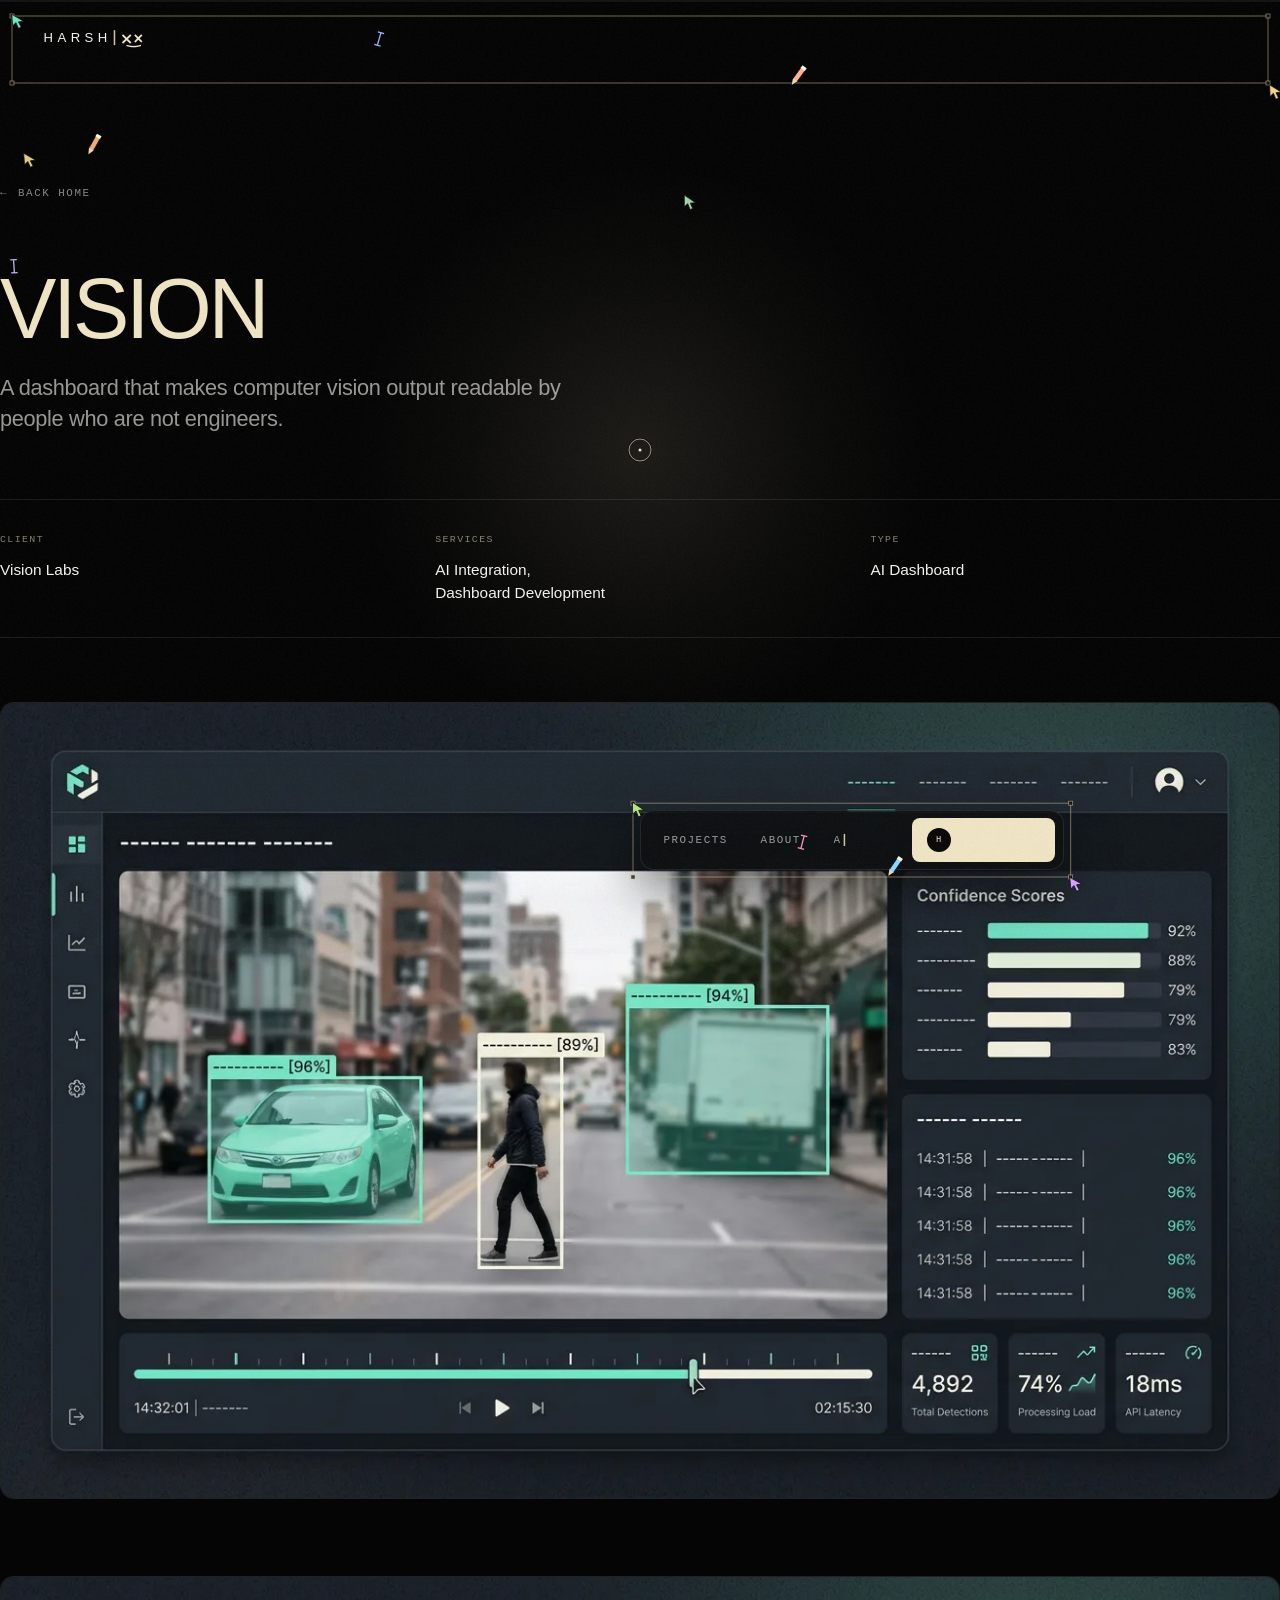
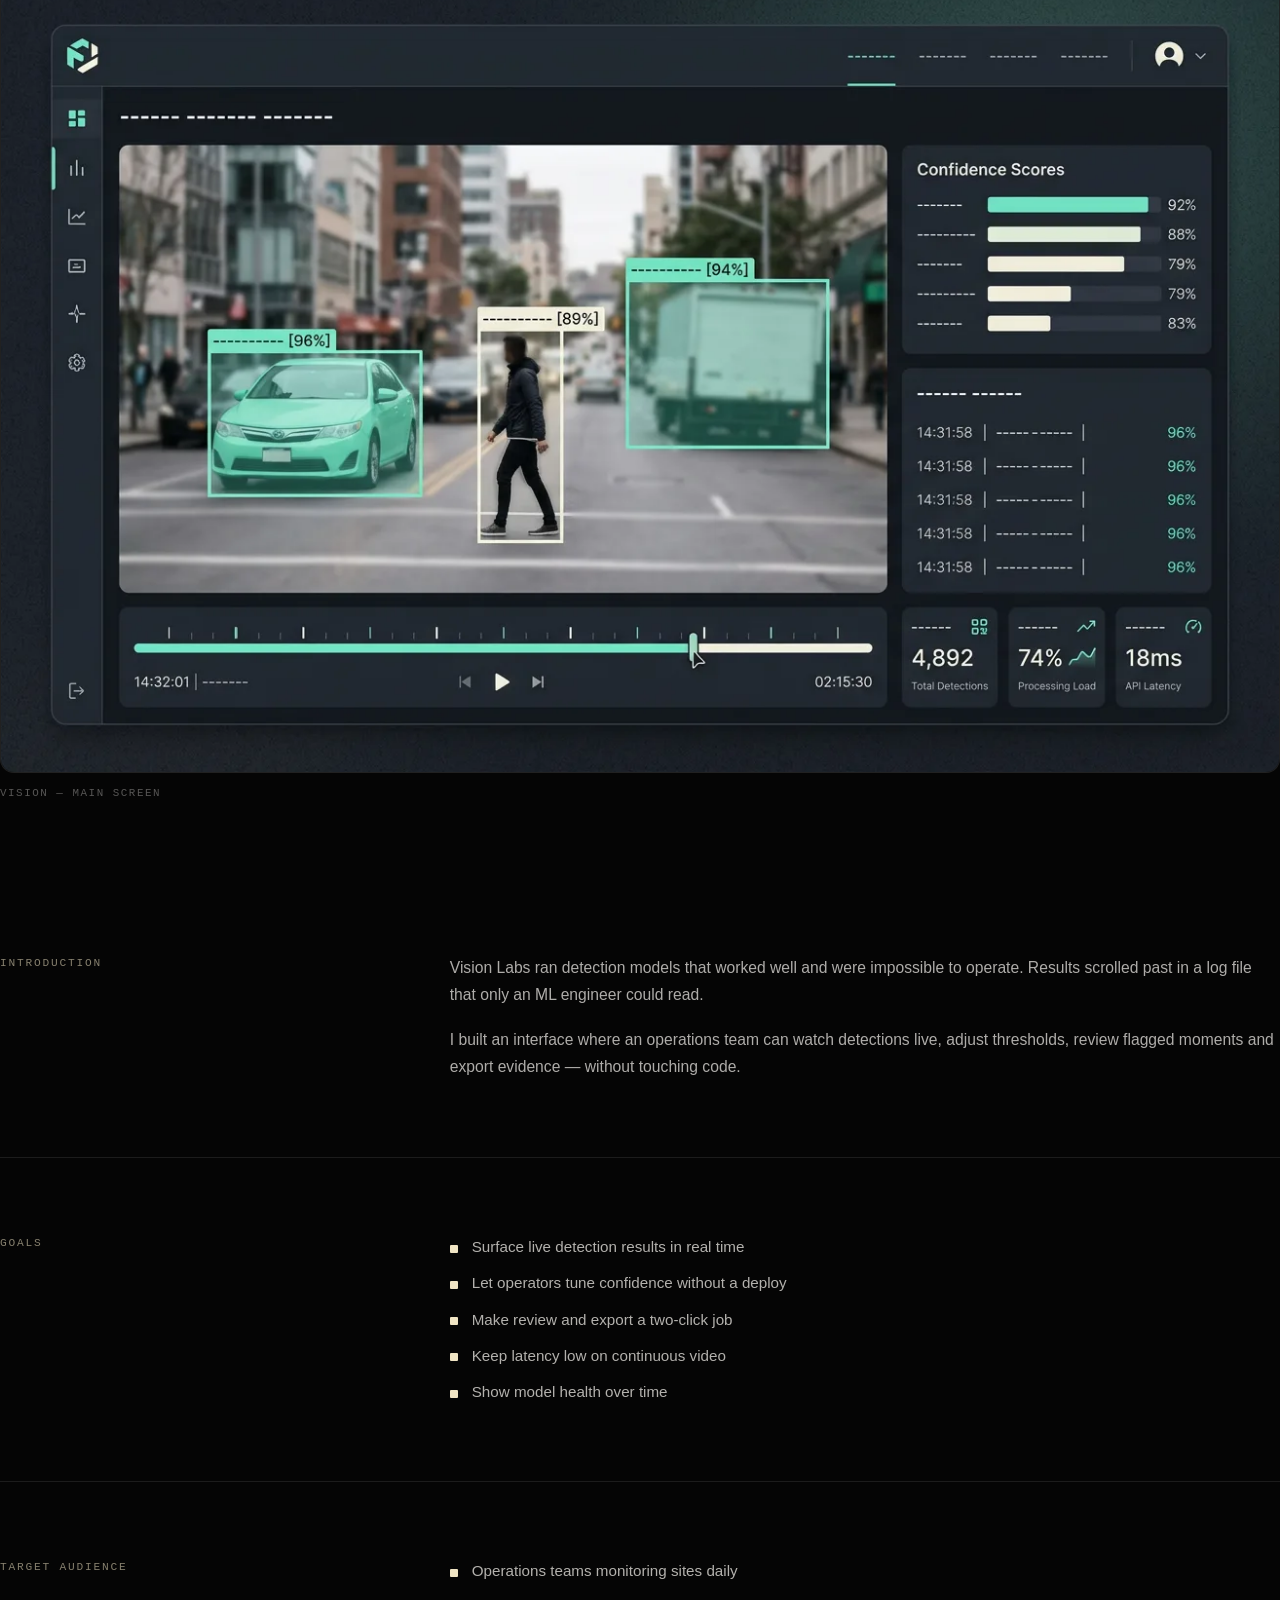
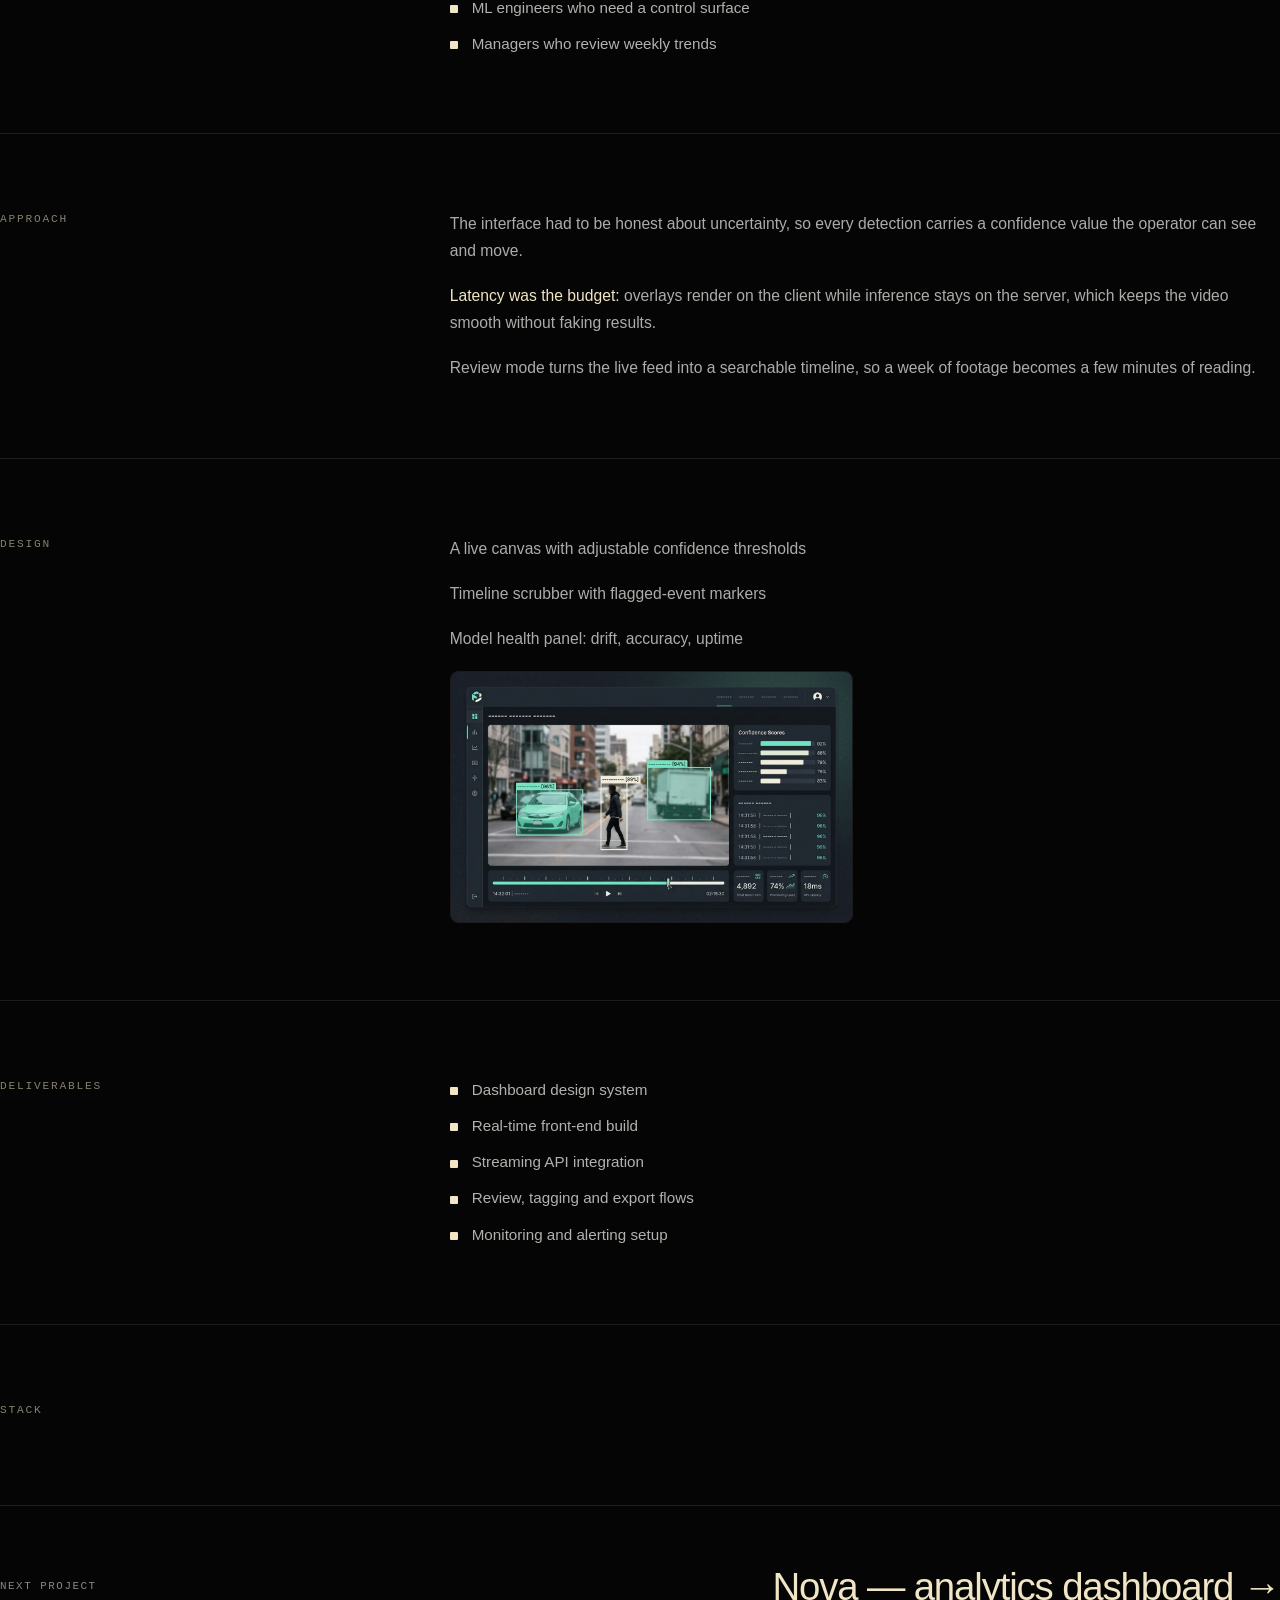
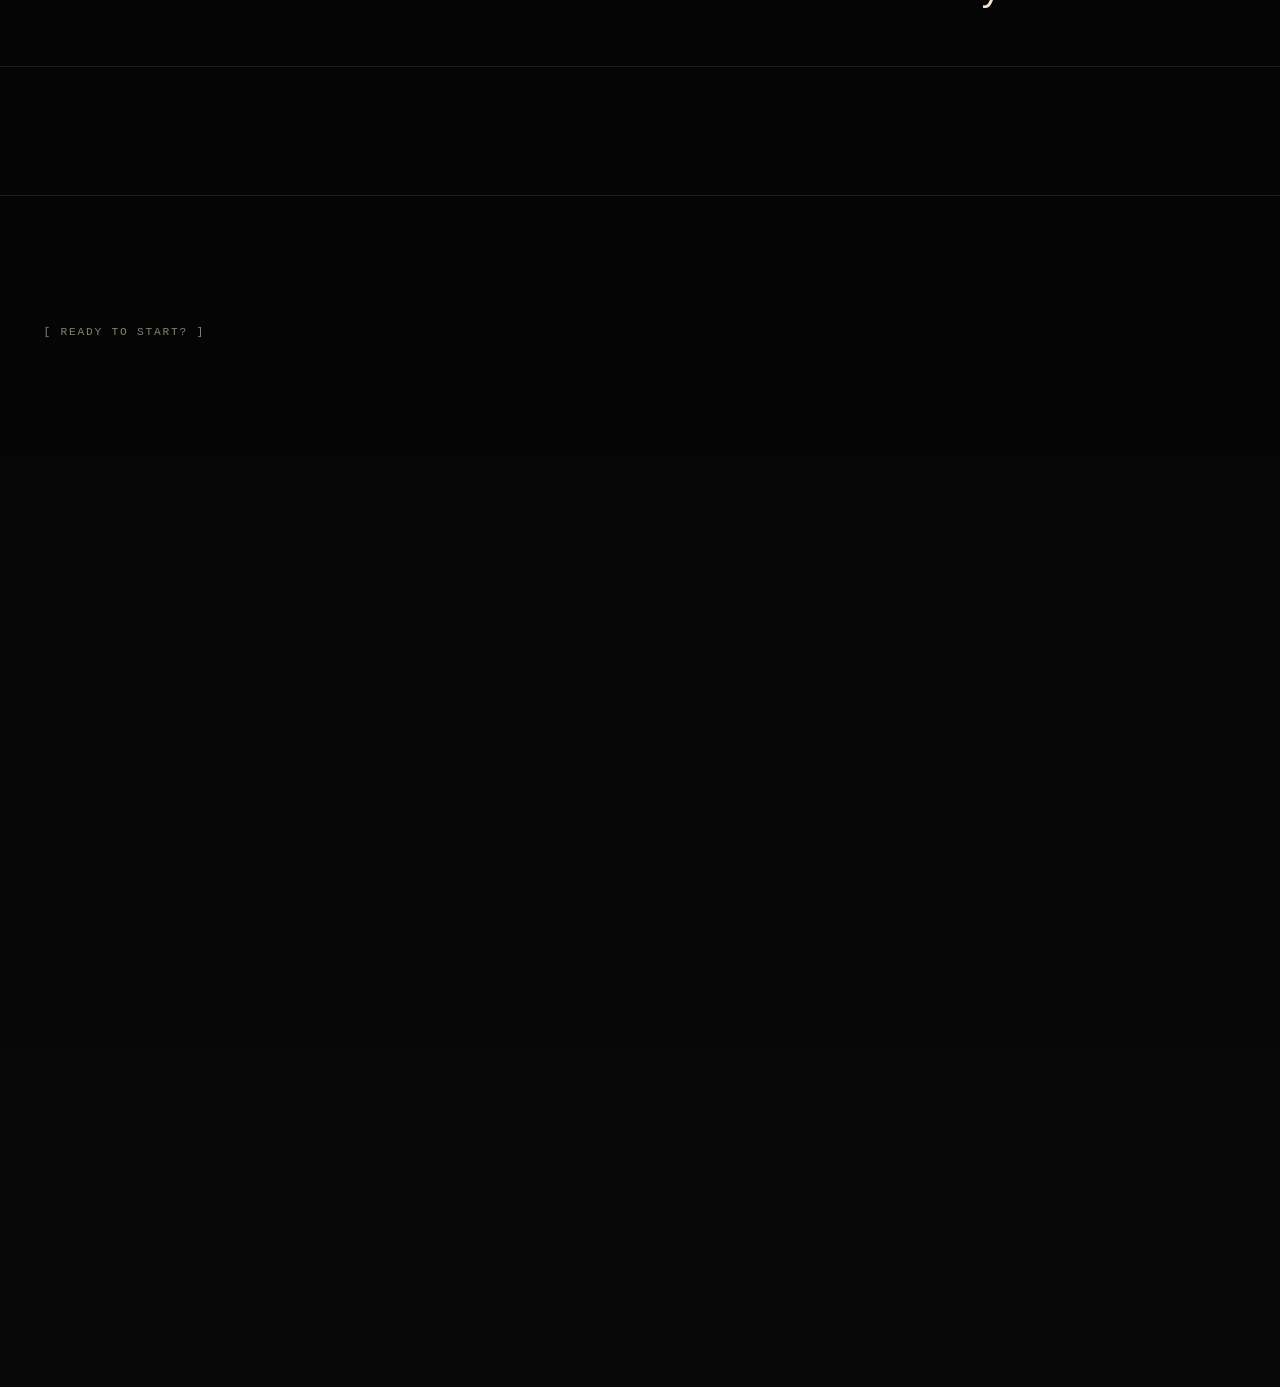
<file: vision.html>
<!DOCTYPE html>
<html lang="en">
<head>
<meta charset="UTF-8"><script>(function(){if('scrollRestoration' in history)history.scrollRestoration='manual';var nav=performance.getEntriesByType('navigation')[0];if(nav&&nav.type==='reload'){if(location.hash)history.replaceState(null,'',location.pathname+location.search);var top=function(){window.scrollTo({top:0,left:0,behavior:'instant'})};document.documentElement.style.scrollBehavior='auto';top();addEventListener('DOMContentLoaded',top,{once:true});addEventListener('load',top,{once:true});document.addEventListener('harsh:signature-done',function(){document.documentElement.style.removeProperty('scroll-behavior')},{once:true});setTimeout(function(){document.documentElement.style.removeProperty('scroll-behavior')},5000)}})();</script>
<script>document.documentElement.classList.add('js');</script>

<meta name="viewport" content="width=device-width, initial-scale=1, viewport-fit=cover">
<title>Vision — Harsh</title>
<meta name="description" content="A dashboard that makes computer vision output readable by people who are not engineers.">
<meta name="theme-color" content="#050505">
<meta property="og:image" content="assets/img/og.png">
<meta property="og:image:width" content="1200">
<meta property="og:image:height" content="630">
<meta name="twitter:card" content="summary_large_image">
<meta name="twitter:title" content="Harsh — Websites, Apps & AI">
<meta name="twitter:description" content="Web developer building websites, apps and AI products.">
<meta name="twitter:image" content="assets/img/og.png">
<meta property="og:title" content="Vision — Harsh">
<meta property="og:description" content="Vision — Harsh — project case study by Harsh.">
<meta property="og:type" content="website">
<link rel="icon" href="assets/img/favicon.svg" type="image/svg+xml">
<link rel="stylesheet" href="assets/css/styles.css">
<link rel="stylesheet" href="assets/css/swarm.css?v=5-high-fps-1">
<script>if(!matchMedia('(prefers-reduced-motion: reduce)').matches){document.documentElement.classList.add('swarm-enabled','swarm-zero');setTimeout(function(){document.documentElement.classList.remove('swarm-zero')},5000)}</script>
<style>.swarm-zero body{visibility:hidden;background:#050505}.swarm-zero .swarm-canvas{visibility:visible}</style>
<link rel="stylesheet" href="assets/css/signature.css">
<link rel="stylesheet" href="assets/css/smooth.css">
<link rel="stylesheet" href="assets/css/full-quality.css">
<link rel="stylesheet" href="assets/css/performance.css?v=1">
</head>
<body>


<div class="grain" aria-hidden="true"></div>
<div class="cursor" id="cursor" aria-hidden="true"><span class="cursor__dot"></span><span class="cursor__ring"></span></div>

<header class="topbar">
  <a class="topbar__logo" href="index.html" aria-label="Harsh — home">
    <span class="topbar__logoText">HARSH</span><span class="glyph glyph--sm" aria-hidden="true"></span>
  </a>
  <div class="topbar__right">
    <a class="topbar__mail" href="mailto:hello.harshweb@gmail.com">hello.harshweb@gmail.com</a>
  </div>
</header>

<main class="cs shell" id="top">
  <a class="cs__back" href="index.html"><span aria-hidden="true">←</span> Back home</a>

  <h1 class="cs__title">Vision</h1>
  <p class="cs__lede">A dashboard that makes computer vision output readable by people who are not engineers.</p>

  <div class="cs__meta">
    <div><p class="k">Client</p><p class="v">Vision Labs</p></div>
    <div><p class="k">Services</p><p class="v">AI Integration,<br>Dashboard Development</p></div>
    <div><p class="k">Type</p><p class="v">AI Dashboard</p></div>
  </div>

  <figure class="cs__hero">
    <img src="assets/img/project-vision.webp" alt="Vision — main screen">
  </figure>

  <figure class="cs__figure">
    <img src="assets/img/project-vision.webp" alt="Vision — main screen" loading="lazy">
    <figcaption class="mono-xs">Vision — main screen</figcaption>
  </figure>

  <section class="cs__section">
    <h2>Introduction</h2>
    <div class="cs__body"><p>Vision Labs ran detection models that worked well and were impossible to operate. Results scrolled past in a log file that only an ML engineer could read.</p><p>I built an interface where an operations team can watch detections live, adjust thresholds, review flagged moments and export evidence — without touching code.</p></div>
  </section>

  <section class="cs__section">
    <h2>Goals</h2>
    <div class="cs__body"><ul class="cs__list"><li>Surface live detection results in real time</li><li>Let operators tune confidence without a deploy</li><li>Make review and export a two-click job</li><li>Keep latency low on continuous video</li><li>Show model health over time</li></ul></div>
  </section>

  <section class="cs__section">
    <h2>Target audience</h2>
    <div class="cs__body"><ul class="cs__list"><li>Operations teams monitoring sites daily</li><li>ML engineers who need a control surface</li><li>Managers who review weekly trends</li></ul></div>
  </section>

  <section class="cs__section">
    <h2>Approach</h2>
    <div class="cs__body"><p>The interface had to be honest about uncertainty, so every detection carries a confidence value the operator can see and move.</p><p><strong>Latency was the budget:</strong> overlays render on the client while inference stays on the server, which keeps the video smooth without faking results.</p><p>Review mode turns the live feed into a searchable timeline, so a week of footage becomes a few minutes of reading.</p></div>
  </section>

  <section class="cs__section">
    <h2>Design</h2>
    <div class="cs__body"><p>A live canvas with adjustable confidence thresholds</p><p>Timeline scrubber with flagged-event markers</p><p>Model health panel: drift, accuracy, uptime</p><div class="cs__gallery"><img src="assets/img/project-vision.webp" alt="Project detail screen" loading="lazy"></div></div>
  </section>

  <section class="cs__section">
    <h2>Deliverables</h2>
    <div class="cs__body"><ul class="cs__list"><li>Dashboard design system</li><li>Real-time front-end build</li><li>Streaming API integration</li><li>Review, tagging and export flows</li><li>Monitoring and alerting setup</li></ul></div>
  </section>

  <section class="cs__section">
    <h2>Stack</h2>
    <div class="cs__body"><p>React, Python, FastAPI, WebGL, Redis, Docker</p></div>
  </section>

  <div class="cs__next">
    <span class="mono-xs">Next project</span>
    <a href="nova.html">Nova — analytics dashboard <span aria-hidden="true">→</span></a>
  </div>
</main>

<footer class="footer">
  <div class="shell">
    <div class="footer__top">
      <p class="label">[ Ready to start? ]</p>
      <a class="footer__mail" href="mailto:hello.harshweb@gmail.com">hello.harshweb@gmail.com</a>
      <div class="footer__contact">
        <button class="copy" type="button" data-copy="hello.harshweb@gmail.com">Copy email <svg class="copy__icon" viewBox="0 0 16 16" aria-hidden="true" focusable="false"><rect x="5.6" y="5.6" width="7.9" height="7.9" rx="1.6" fill="none" stroke="currentColor" stroke-width="1.3"/><path d="M10.4 3.6V3A1.5 1.5 0 0 0 8.9 1.5H3A1.5 1.5 0 0 0 1.5 3v5.9A1.5 1.5 0 0 0 3 10.4h.6" fill="none" stroke="currentColor" stroke-width="1.3"/></svg></button>
        <span class="copy">-----xxxxx</span>
      </div>
    </div>

    <div class="footer__cols">
      <div class="footer__col">
        <p class="mono-xs">Site</p>
        <a href="index.html">Home</a>
        <a href="index.html#featured">Projects</a>
        <a href="index.html#about">About</a>
        <a href="archive.html">Archive</a>
      </div>
      <div class="footer__col">
        <p class="mono-xs">Follow</p>
          <span class="mono-xs">Coming soon</span>
        </div>
      <div class="footer__col footer__col--wide">
        <p class="mono-xs">Services</p>
        <a href="mailto:hello.harshweb@gmail.com?subject=Website%20project">Websites &amp; landing pages</a>
        <a href="mailto:hello.harshweb@gmail.com?subject=App%20project">Web &amp; mobile apps</a>
        <a href="mailto:hello.harshweb@gmail.com?subject=AI%20project">AI integration &amp; automation</a>
      </div>
    </div>

    <div class="footer__huge" aria-hidden="true">
      <span>IDEA TO LAUNCH</span>
      <span class="is-outline">DETAILS INCLUDED</span>
    </div>

    <div class="footer__bottom">
      <p class="mono-xs">© <span data-year>2026</span> harsh</p>
      <a class="mono-xs footer__top-link" href="#top">Back to top ↑</a>
    </div>
  </div>
</footer>

<nav class="dock" aria-label="Primary">
  <div class="dock__inner">
    <a href="index.html#featured">Projects</a>
    <a href="index.html#about">About</a>
    <a href="archive.html">Archive</a>
    <a class="dock__cta" href="mailto:hello.harshweb@gmail.com"><span class="avatar avatar--btn" data-initials="H"></span>Let's talk</a>
  </div>
</nav>

<script src="assets/js/main.js?v=5-high-fps-1"></script>
<script src="assets/js/signature.js" defer></script>
<script src="assets/js/swarm.js?v=6-logo-home" defer></script>
</body>
</html>
</file>
<file: assets/css/styles.css>
/* =========================================================================
   HARSH — Portfolio
   Design language: near-black canvas, cream accent, oversized grotesk type,
   monospace micro-labels, pinned horizontal galleries, scroll-linked motion.
   Sections:
     01. Tokens & reset
     02. Base typography & utilities
     03. FX layers (preloader, grain, cursor)
     04. Top bar / dock / mobile menu
     05. Hero
     06. Marquee & ticker
     07. Statement + huge text reveals
     08. Featured gallery (pinned horizontal)
     09. Case studies
     10. Testimonials
     11. About
     12. Focus
     13. CTA
     14. Footer
     15. Archive page
     16. Case-study pages
     17. Responsive
     18. Motion preferences / print
     19. Signature FX (view transitions, progress, spotlight, field, tilt)
   ========================================================================= */

/* -------------------------------------------------------------------------
   Self-hosted variable fonts (SIL Open Font License 1.1)
   Inter Tight — display · JetBrains Mono — micro-labels & body
   ------------------------------------------------------------------------- */
/* Optional font missing from supplied v5 files: use the existing fallback stack, avoiding a 404 fetch. */
/* Optional font missing from supplied v5 files: use the existing fallback stack, avoiding a 404 fetch. */
/* Optional font missing from supplied v5 files: use the existing fallback stack, avoiding a 404 fetch. */
/* Optional font missing from supplied v5 files: use the existing fallback stack, avoiding a 404 fetch. */

/* ---------------------------------------------------------------- 01. TOKENS */
:root {
  --bg: #050505;
  --bg-soft: #0b0b0b;
  --bg-card: rgba(255, 255, 255, 0.035);
  --line: rgba(255, 255, 255, 0.09);
  --line-strong: rgba(255, 255, 255, 0.16);

  --cream: #f0e5c4;
  --cream-soft: rgba(240, 229, 196, 0.55);
  --cream-dim: rgba(240, 229, 196, 0.16);
  --ink: #f6f4ef;
  --muted: rgba(246, 244, 239, 0.55);
  --muted-2: rgba(246, 244, 239, 0.34);

  --font-display: "Inter Tight", "Helvetica Neue", Helvetica, Arial, system-ui, sans-serif;
  --font-mono: "JetBrains Mono", ui-monospace, SFMono-Regular, Menlo, Consolas, monospace;

  --shell: 1560px;
  --pad: clamp(16px, 3.4vw, 64px);

  --r-sm: 8px;
  --r-md: 14px;
  --r-lg: 22px;

  --ease: cubic-bezier(0.22, 0.68, 0.16, 1);
  --ease-out: cubic-bezier(0.16, 1, 0.3, 1);
}

*,
*::before,
*::after { box-sizing: border-box; }

* { margin: 0; padding: 0; }

html {
  -webkit-text-size-adjust: 100%;
  scroll-behavior: smooth;
  scrollbar-color: rgba(240, 229, 196, 0.25) transparent;
}

body {
  background: var(--bg);
  color: var(--ink);
  font-family: var(--font-display);
  font-weight: 400;
  font-size: 16px;
  line-height: 1.5;
  overflow-x: hidden;
  -webkit-font-smoothing: antialiased;
  -moz-osx-font-smoothing: grayscale;
}

body.is-loading { overflow: hidden; height: 100vh; }

img, svg, video { display: block; max-width: 100%; }
img { height: auto; }
a { color: inherit; text-decoration: none; }
button { font: inherit; color: inherit; background: none; border: 0; cursor: pointer; }
ul { list-style: none; }
::selection { background: var(--cream); color: #0a0a0a; }

::-webkit-scrollbar { width: 9px; height: 9px; }
::-webkit-scrollbar-track { background: #0a0a0a; }
::-webkit-scrollbar-thumb { background: rgba(240, 229, 196, 0.22); border-radius: 99px; }
::-webkit-scrollbar-thumb:hover { background: rgba(240, 229, 196, 0.4); }

:focus-visible {
  outline: 2px solid var(--cream);
  outline-offset: 4px;
  border-radius: 4px;
}

.sr-only {
  position: absolute; width: 1px; height: 1px; padding: 0;
  overflow: hidden; clip: rect(0 0 0 0); white-space: nowrap; border: 0;
}

/* anchor offset for the fixed top bar */
[id] { scroll-margin-top: 96px; }

/* ------------------------------------------------------- 02. TYPE & UTILS */
.shell {
  width: 100%;
  max-width: var(--shell);
  margin-inline: auto;
  padding-inline: var(--pad);
}

.label {
  font-family: var(--font-mono);
  font-size: 0.7rem;
  font-weight: 400;
  letter-spacing: 0.16em;
  text-transform: uppercase;
  color: var(--cream-soft);
}
.label--gap { display: block; margin-top: 4.5rem; }

.mono-xs {
  font-family: var(--font-mono);
  font-size: 0.68rem;
  letter-spacing: 0.14em;
  text-transform: uppercase;
  color: var(--muted);
}
.mono-sm {
  font-family: var(--font-mono);
  font-size: 0.8rem;
  line-height: 1.75;
  letter-spacing: 0.01em;
  color: rgba(246, 244, 239, 0.68);
}
.mono-sm--dim { color: var(--muted-2); }
.body {
  font-size: clamp(0.95rem, 1.05vw, 1.05rem);
  line-height: 1.72;
  color: rgba(246, 244, 239, 0.66);
}

.huge {
  font-size: clamp(2rem, 4.6vw, 4.3rem);
  font-weight: 500;
  line-height: 1.06;
  letter-spacing: -0.028em;
  color: var(--cream);
  max-width: 18ch;
}
@media (min-width: 1100px) { .huge { max-width: 22ch; } }

.glyph {
  display: inline-block;
  position: relative;
  vertical-align: baseline;
  color: var(--cream);
  font-family: var(--font-display);
  font-weight: 600;
  line-height: 1;
  letter-spacing: 0;
  white-space: nowrap;
}
.glyph::before { content: "\00D7\035C\00D7"; }
.glyph--sm { margin-left: 8px; font-size: 1.25em; }

.dot {
  display: inline-block;
  width: 6px; height: 6px;
  border-radius: 50%;
  background: #9fdc9a;
  margin-right: 8px;
  box-shadow: 0 0 0 4px rgba(159, 220, 154, 0.14);
  animation: pulse 2.6s var(--ease) infinite;
}
@keyframes pulse { 0%, 100% { opacity: 1 } 50% { opacity: 0.35 } }

.avatar {
  display: inline-grid;
  place-items: center;
  width: 34px; height: 34px;
  border-radius: 50%;
  background: var(--cream);
  color: #0a0a0a;
  font-family: var(--font-mono);
  font-size: 0.66rem;
  letter-spacing: 0.02em;
  flex: none;
  position: relative;
  overflow: hidden;
}
.avatar::before {
  content: attr(data-initials);
  position: absolute;
  inset: 0;
  display: grid;
  place-items: center;
}
.avatar--btn { width: 24px; height: 24px; font-size: 0.55rem; background: #0a0a0a; color: var(--cream); }

/* buttons */
.btn {
  display: inline-flex;
  align-items: center;
  gap: 10px;
  font-family: var(--font-mono);
  font-size: 0.72rem;
  letter-spacing: 0.12em;
  text-transform: uppercase;
  padding: 0.95rem 1.35rem;
  border-radius: var(--r-sm);
  border: 1px solid transparent;
  transition: transform 0.5s var(--ease), background 0.4s var(--ease), color 0.4s var(--ease), border-color 0.4s var(--ease);
  will-change: transform;
}
.btn:hover { transform: translateY(-2px); }
.btn--cream { background: var(--cream); color: #0a0a0a; }
.btn--cream:hover { background: #fff6dd; }
.btn--ghost {
  border-color: var(--line-strong);
  background: rgba(10, 10, 10, 0.55);
  color: var(--ink);
  backdrop-filter: blur(10px);
}
.btn--ghost:hover { border-color: var(--cream); color: var(--cream); }
.btn--outline {
  border-color: var(--line-strong);
  color: var(--cream);
  margin-top: 2.5rem;
}
.btn--outline:hover { background: var(--cream); color: #0a0a0a; border-color: var(--cream); }

/* scroll reveal (only hidden when JS is available, so content never disappears) */
.reveal { transition: opacity 0.9s var(--ease-out), transform 1s var(--ease-out); }
.js .reveal { opacity: 0; transform: translateY(20px); }
.js .reveal.is-in { opacity: 1; transform: none; }

/* word-by-word reveal */
[data-split="words"] .word {
  display: inline-block;
  color: var(--cream-dim);
  transition: color 0.45s linear, opacity 0.45s linear;
  will-change: color;
}
[data-split="words"] .word.is-lit { color: var(--cream); }

/* --------------------------------------------------------------- 03. FX */
.loader {
  position: fixed;
  inset: 0;
  z-index: 200;
  background: var(--bg);
  display: none;
  place-items: center;
  transition: opacity 0.7s var(--ease), visibility 0.7s;
}
.js .loader { display: grid; }
.loader.is-done { opacity: 0; visibility: hidden; }
.loader__inner { width: min(88vw, 460px); text-align: center; }
.loader__mark { display: flex; justify-content: center; margin-bottom: 22px; }
.loader__name {
  font-size: clamp(2.6rem, 9vw, 5rem);
  font-weight: 500;
  letter-spacing: 0.12em;
  line-height: 1;
  color: var(--cream);
}
.loader__bar {
  height: 1px;
  background: rgba(255, 255, 255, 0.12);
  margin: 30px 0 14px;
  overflow: hidden;
}
.loader__bar span {
  display: block;
  height: 100%;
  width: 0%;
  background: var(--cream);
  transition: width 0.35s linear;
}
.loader__meta {
  display: flex;
  justify-content: space-between;
  font-family: var(--font-mono);
  font-size: 0.66rem;
  letter-spacing: 0.16em;
  text-transform: uppercase;
  color: var(--muted);
}

.grain {
  position: fixed;
  inset: -50%;
  z-index: 90;
  pointer-events: none;
  opacity: 0.16;
  background-image: url("data:image/svg+xml,%3Csvg xmlns='http://www.w3.org/2000/svg' width='200' height='200'%3E%3Cfilter id='n'%3E%3CfeTurbulence type='fractalNoise' baseFrequency='0.85' numOctaves='3'/%3E%3C/filter%3E%3Crect width='200' height='200' filter='url(%23n)' opacity='0.5'/%3E%3C/svg%3E");
  animation: grainShift 8s steps(6) infinite;
  mix-blend-mode: overlay;
}
@keyframes grainShift {
  0%, 100% { transform: translate(0, 0) }
  20% { transform: translate(-3%, 2%) }
  40% { transform: translate(2%, -3%) }
  60% { transform: translate(-2%, -2%) }
  80% { transform: translate(3%, 1%) }
}

.cursor {
  position: fixed;
  top: 0; left: 0;
  z-index: 95;
  pointer-events: none;
  mix-blend-mode: difference;
}
.cursor__dot,
.cursor__ring {
  position: absolute;
  border-radius: 50%;
  transform: translate(-50%, -50%);
}
.cursor__dot { width: 6px; height: 6px; background: var(--cream); transition: opacity 0.25s var(--ease); }
.cursor__ring {
  width: 36px; height: 36px;
  border: 1px solid rgba(240, 229, 196, 0.6);
  transition: width 0.35s var(--ease), height 0.35s var(--ease), border-color 0.35s var(--ease);
}
.cursor.is-hover .cursor__ring { width: 62px; height: 62px; border-color: var(--cream); }
.cursor__label {
  position: absolute;
  left: 0; top: 0;
  transform: translate(-50%, -50%) scale(0.9);
  font-family: var(--font-mono);
  font-size: 0.58rem;
  letter-spacing: 0.16em;
  text-transform: uppercase;
  color: var(--cream);
  opacity: 0;
  transition: opacity 0.3s var(--ease), transform 0.4s var(--ease);
  white-space: nowrap;
}
.cursor.is-label .cursor__ring {
  width: 78px; height: 78px;
  border-color: transparent;
  background: rgba(240, 229, 196, 0.16);
}
.cursor.is-label .cursor__dot { opacity: 0; }
.cursor.is-label .cursor__label { opacity: 1; transform: translate(-50%, -50%) scale(1); }
@media (hover: none), (pointer: coarse) { .cursor { display: none; } }

/* --------------------------------------------------- 04. BARS & NAVIGATION */
.topbar {
  position: fixed;
  top: 0; left: 0; right: 0;
  z-index: 80;
  display: flex;
  align-items: center;
  justify-content: space-between;
  gap: 20px;
  padding: clamp(16px, 2.2vw, 30px) var(--pad);
  mix-blend-mode: normal;
}
.topbar__logo {
  display: inline-flex;
  align-items: center;
  font-family: var(--font-display);
  font-weight: 500;
  font-size: 0.82rem;
  letter-spacing: 0.34em;
  text-transform: uppercase;
  color: var(--ink);
  transition: color 0.4s var(--ease);
}
.topbar__logo:hover { color: var(--cream); }
.topbar__right {
  display: flex;
  align-items: center;
  gap: clamp(14px, 2vw, 34px);
}
.topbar__status {
  display: inline-flex;
  align-items: center;
  font-family: var(--font-mono);
  font-size: 0.66rem;
  letter-spacing: 0.14em;
  text-transform: uppercase;
  color: var(--muted);
}
.topbar__mail {
  font-family: var(--font-mono);
  font-size: 0.7rem;
  letter-spacing: 0.08em;
  color: var(--muted);
  border-bottom: 1px solid transparent;
  transition: color 0.35s var(--ease), border-color 0.35s var(--ease);
}
.topbar__mail:hover { color: var(--cream); border-color: var(--cream); }

.dock {
  position: fixed;
  left: 50%;
  bottom: clamp(16px, 2.4vw, 30px);
  transform: translateX(-50%);
  z-index: 82;
  width: max-content;
  max-width: calc(100vw - 24px);
}
.dock__inner {
  display: flex;
  align-items: center;
  gap: 4px;
  padding: 7px 8px;
  border-radius: var(--r-md);
  background: rgba(14, 14, 14, 0.72);
  border: 1px solid var(--line);
  backdrop-filter: blur(18px) saturate(140%);
  box-shadow: 0 18px 50px rgba(0, 0, 0, 0.55);
}
.dock__inner > a {
  font-family: var(--font-mono);
  font-size: 0.68rem;
  letter-spacing: 0.14em;
  text-transform: uppercase;
  color: rgba(246, 244, 239, 0.62);
  padding: 0.62rem 0.9rem;
  border-radius: 8px;
  transition: color 0.3s var(--ease), background 0.3s var(--ease);
  white-space: nowrap;
}
.dock__inner > a:hover { color: var(--ink); background: rgba(255, 255, 255, 0.05); }
.dock__inner > a.is-active { color: var(--cream); }
.dock__cta {
  display: inline-flex;
  align-items: center;
  gap: 9px;
  background: var(--cream);
  color: #0a0a0a !important;
  font-weight: 500;
  margin-left: 4px;
}
.dock__cta:hover { background: #fff6dd; color: #0a0a0a !important; }

.menuBtn {
  position: fixed;
  top: clamp(14px, 2.2vw, 26px);
  right: var(--pad);
  z-index: 120;
  width: 46px; height: 46px;
  border-radius: var(--r-sm);
  border: 1px solid var(--line);
  background: rgba(14, 14, 14, 0.7);
  backdrop-filter: blur(14px);
  display: none;
  place-items: center;
  gap: 6px;
  flex-direction: column;
}
.menuBtn span:not(.sr-only) {
  display: block;
  width: 18px; height: 1.5px;
  background: var(--cream);
  transition: transform 0.4s var(--ease), opacity 0.3s var(--ease);
}
.menuBtn[aria-expanded="true"] span:nth-child(1) { transform: translateY(3.75px) rotate(45deg); }
.menuBtn[aria-expanded="true"] span:nth-child(2) { transform: translateY(-3.75px) rotate(-45deg); }

.menu {
  position: fixed;
  inset: 0;
  z-index: 110;
  background: rgba(5, 5, 5, 0.97);
  backdrop-filter: blur(20px);
  display: flex;
  flex-direction: column;
  justify-content: center;
  gap: 40px;
  padding: 0 var(--pad);
}
.menu[hidden] { display: none; }
.menu__nav { display: flex; flex-direction: column; gap: 6px; }
.menu__nav a {
  font-size: clamp(2rem, 11vw, 4rem);
  font-weight: 500;
  letter-spacing: -0.02em;
  color: var(--cream);
  padding: 0.15em 0;
  border-bottom: 1px solid var(--line);
  transition: padding-left 0.4s var(--ease), color 0.4s var(--ease);
}
.menu__nav a:hover { padding-left: 0.4em; }
.menu__foot {
  display: flex;
  justify-content: space-between;
  align-items: center;
  font-family: var(--font-mono);
  font-size: 0.7rem;
  letter-spacing: 0.1em;
  color: var(--muted);
}

/* --------------------------------------------------------------- 05. HERO */
.hero {
  position: relative;
  min-height: 100vh;
  min-height: 100svh;
  display: flex;
  align-items: center;
  overflow: hidden;
  isolation: isolate;
}

.hero__media {
  position: absolute;
  inset: 0;
  z-index: -2;
  display: flex;
  align-items: flex-end;
  justify-content: center;
  transform-origin: 50% 100%;
  will-change: transform, opacity;
}
.hero__media img {
  height: 84%;
  width: auto;
  max-width: none;
  object-fit: contain;
  object-position: 50% 100%;
  filter: grayscale(1) contrast(1.1) brightness(0.92);
  opacity: 0.92;
}
.hero__media::after {
  content: "";
  position: absolute;
  inset: 0;
  background:
    linear-gradient(to bottom, rgba(5, 5, 5, 0.7) 0%, rgba(5, 5, 5, 0) 22%, rgba(5, 5, 5, 0) 60%, var(--bg) 100%),
    linear-gradient(to right, var(--bg) 0%, rgba(5, 5, 5, 0) 24%, rgba(5, 5, 5, 0) 76%, var(--bg) 100%);
}

.hero__grid {
  position: absolute;
  inset: 0;
  z-index: -1;
  pointer-events: none;
  background-image: linear-gradient(to right, rgba(255, 255, 255, 0.05) 1px, transparent 1px);
  background-size: calc(100% / 6) 100%;
  -webkit-mask-image: linear-gradient(to bottom, transparent, #000 30%, #000 70%, transparent);
  mask-image: linear-gradient(to bottom, transparent, #000 30%, #000 70%, transparent);
  opacity: 0.7;
}

.hero__inner {
  position: relative;
  width: 100%;
  padding-top: clamp(90px, 12vh, 150px);
  padding-bottom: clamp(120px, 16vh, 190px);
}
.hero__lines { display: flex; flex-direction: column; gap: clamp(4px, 0.8vw, 14px); }
.hero__row { will-change: transform; display: flex; align-items: center; gap: clamp(14px, 2.4vw, 40px); }
.hero__row--a { padding-left: 4vw; }
.hero__row--b { justify-content: flex-end; }
.hero__row--c { padding-left: 8vw; }

.hero__title {
  font-size: clamp(2.7rem, 10.2vw, 11rem);
  font-weight: 500;
  line-height: 0.9;
  letter-spacing: -0.035em;
  text-transform: uppercase;
  color: var(--cream);
  white-space: nowrap;
}

/* entrance: hero type rises once the preloader is gone */
.hero__title,
.topbar,
.dock { transition: opacity 1s var(--ease-out), transform 1.15s var(--ease-out); }
.js .hero__title,
.js .topbar,
.js .dock { opacity: 0; transform: translateY(0.09em); }
.js .topbar,
.js .dock { transform: translateY(12px); }
body.is-ready .hero__title,
body.is-ready .topbar,
body.is-ready .dock { opacity: 1; transform: none; }
body.is-ready .hero__row--b .hero__title { transition-delay: 0.1s; }
body.is-ready .hero__row--c .hero__title { transition-delay: 0.2s; }
.hero__lede {
  font-family: var(--font-mono);
  font-size: clamp(0.72rem, 0.95vw, 0.86rem);
  line-height: 1.75;
  color: rgba(246, 244, 239, 0.72);
  max-width: 34ch;
  margin-right: auto;
  padding-left: 4vw;
}

.chip {
  display: inline-flex;
  flex-direction: column;
  gap: 3px;
  padding: 12px 16px;
  border-radius: 4px;
  background: linear-gradient(150deg, rgba(240, 229, 196, 0.14), rgba(20, 20, 20, 0.62));
  border: 1px solid rgba(240, 229, 196, 0.14);
  backdrop-filter: blur(10px);
  font-family: var(--font-mono);
  white-space: nowrap;
}
.chip b {
  font-weight: 400;
  font-size: 0.66rem;
  letter-spacing: 0.12em;
  text-transform: uppercase;
  color: var(--cream);
}
.chip i {
  font-style: normal;
  font-size: 0.6rem;
  letter-spacing: 0.1em;
  text-transform: uppercase;
  color: var(--muted-2);
}
.chip--a { align-self: center; }
.chip--b { align-self: flex-end; margin-bottom: 0.4em; }

.hero__arrow { margin-left: auto; color: var(--cream); }
.hero__arrow svg { width: clamp(28px, 3vw, 46px); height: auto; animation: bob 2.4s var(--ease) infinite; }
@keyframes bob {
  0%, 100% { transform: translateY(-4px) }
  50% { transform: translateY(6px) }
}

.hero__foot {
  position: absolute;
  left: var(--pad);
  right: var(--pad);
  bottom: clamp(78px, 9vh, 110px);
  display: flex;
  justify-content: space-between;
  padding-inline: 0;
}

/* ----------------------------------------------------- 06. MARQUEE/TICKER */
.marquee {
  position: relative;
  padding: clamp(60px, 9vw, 130px) 0 clamp(40px, 6vw, 90px);
  overflow: hidden;
  border-top: 1px solid var(--line);
}
.marquee__row {
  display: flex;
  align-items: center;
  gap: 0.35em;
  white-space: nowrap;
  will-change: transform;
}
.marquee__word {
  font-size: clamp(2.6rem, 10.5vw, 11rem);
  font-weight: 500;
  line-height: 1;
  letter-spacing: -0.04em;
  text-transform: uppercase;
  color: var(--cream);
  padding-right: 0.3em;
}
.marquee__word.is-outline {
  color: transparent;
  -webkit-text-stroke: 1px rgba(240, 229, 196, 0.45);
}

.ticker {
  overflow: hidden;
  border-top: 1px solid var(--line);
  border-bottom: 1px solid var(--line);
  padding: 16px 0;
  background: linear-gradient(90deg, rgba(240, 229, 196, 0.03), rgba(255, 255, 255, 0));
}
.ticker__track,
.about__stripTrack,
.cta__row {
  display: flex;
  align-items: center;
  gap: clamp(18px, 2.6vw, 46px);
  width: max-content;
  animation: tickerMove 46s linear infinite;
  will-change: transform;
}
.cta__row--rev { animation-direction: reverse; animation-duration: 58s; }
.ticker:hover .ticker__track,
.cta__collage:hover .cta__row { animation-play-state: paused; }
@keyframes tickerMove { from { transform: translate3d(0, 0, 0) } to { transform: translate3d(-50%, 0, 0) } }

.ticker__track span {
  font-family: var(--font-mono);
  font-size: 0.74rem;
  letter-spacing: 0.16em;
  text-transform: uppercase;
  color: rgba(246, 244, 239, 0.5);
}
.ticker__track i { color: var(--cream-dim); font-style: normal; }

/* ------------------------------------------------------------- 07. STATEMENT */
.statement {
  padding: clamp(80px, 12vw, 170px) var(--pad) clamp(60px, 8vw, 110px);
}
.statement__body {
  display: grid;
  grid-template-columns: minmax(0, 1.55fr) minmax(0, 0.85fr);
  gap: clamp(30px, 6vw, 110px);
  align-items: start;
  margin-top: clamp(26px, 4vw, 54px);
}
.statement__aside {
  display: flex;
  flex-direction: column;
  gap: 1.1rem;
  padding-top: 0.7rem;
  border-top: 1px solid var(--line);
  padding-top: 1.4rem;
}

/* --------------------------------------------------------------- 08. GALLERY */
.gallery {
  position: relative;
  background: var(--bg);
}
.gallery__pin {
  position: sticky;
  top: 0;
  height: 100vh;
  height: 100svh;
  display: flex;
  flex-direction: column;
  justify-content: center;
  overflow: hidden;
}
.gallery__head {
  position: absolute;
  top: clamp(78px, 12vh, 130px);
  left: 50%;
  transform: translateX(-50%);
  width: 100%;
  display: flex;
  justify-content: space-between;
  align-items: center;
  z-index: 2;
}
.gallery__count { color: var(--member, var(--muted)) }
.gallery__track {
  display: flex;
  gap: clamp(20px, 3vw, 54px);
  padding-inline: var(--pad);
  will-change: transform;
}

.pcard {
  flex: 0 0 min(70vw, 940px, 104svh);
  transition: opacity 1s var(--ease-out), transform 1.1s var(--ease-out);
}
.js .pcard { opacity: 0; transform: translateY(26px); }
.js .gallery.is-in .pcard { opacity: 1; transform: none; }
.js .gallery.is-in .pcard:nth-child(2) { transition-delay: 0.07s; }
.js .gallery.is-in .pcard:nth-child(3) { transition-delay: 0.14s; }
.js .gallery.is-in .pcard:nth-child(4) { transition-delay: 0.21s; }
.js .gallery.is-in .pcard:nth-child(5) { transition-delay: 0.28s; }
.js .gallery.is-in .pcard:nth-child(6) { transition-delay: 0.35s; }
.js .gallery.is-in .pcard:nth-child(7) { transition-delay: 0.42s; }
.pcard__link {
  display: block;
  position: relative;
  border-radius: var(--r-md);
  overflow: hidden;
  background: var(--bg-card);
  border: 1px solid var(--line);
  transition: border-color 0.5s var(--ease), transform 0.7s var(--ease-out);
}
.pcard__link:hover { border-color: rgba(240, 229, 196, 0.4); transform: translateY(-6px); }
.pcard__index {
  position: absolute;
  top: 14px; left: 16px;
  z-index: 2;
  font-family: var(--font-mono);
  font-size: 0.66rem;
  letter-spacing: 0.14em;
  color: var(--cream);
  background: rgba(5, 5, 5, 0.6);
  border: 1px solid var(--line);
  padding: 5px 9px;
  border-radius: 99px;
  backdrop-filter: blur(8px);
}
.pcard__media {
  aspect-ratio: 16 / 10;
  overflow: hidden;
  background: #0c0c0c;
}
.pcard__media img {
  width: 100%; height: 100%;
  object-fit: cover;
  transition: transform 1.1s var(--ease-out), filter 0.7s var(--ease);
  filter: saturate(0.85);
}
.pcard__link:hover .pcard__media img { transform: scale(1.06); filter: saturate(1); }
.pcard__meta {
  display: grid;
  grid-template-columns: minmax(0, 0.9fr) minmax(0, 1.2fr) auto;
  align-items: baseline;
  gap: clamp(14px, 2.4vw, 40px);
  padding: clamp(18px, 2vw, 30px) clamp(18px, 2vw, 32px) clamp(20px, 2.2vw, 34px);
}
.pcard__meta h3 {
  font-size: clamp(1.4rem, 2.1vw, 2.1rem);
  font-weight: 500;
  letter-spacing: -0.02em;
  color: var(--cream);
}
.pcard__meta p {
  font-family: var(--font-mono);
  font-size: 0.78rem;
  line-height: 1.7;
  color: var(--muted);
}
.tags { display: flex; flex-wrap: wrap; gap: 7px; }
.tags em {
  font-style: normal;
  font-family: var(--font-mono);
  font-size: 0.6rem;
  letter-spacing: 0.1em;
  text-transform: uppercase;
  color: rgba(246, 244, 239, 0.7);
  border: 1px solid var(--line);
  padding: 6px 10px;
  border-radius: 99px;
}
.pcard--end { flex-basis: min(46vw, 560px); }
.pcard__outro {
  height: 100%;
  display: flex;
  flex-direction: column;
  justify-content: center;
  gap: 16px;
  padding: clamp(28px, 4vw, 56px);
  border: 1px dashed var(--line-strong);
  border-radius: var(--r-md);
  background: linear-gradient(150deg, rgba(240, 229, 196, 0.05), rgba(255, 255, 255, 0.01));
}
.pcard__outro h3 {
  font-size: clamp(1.6rem, 2.6vw, 2.6rem);
  font-weight: 500;
  letter-spacing: -0.02em;
  color: var(--cream);
}
.pcard__outro p { font-family: var(--font-mono); font-size: 0.78rem; line-height: 1.7; color: var(--muted); }
.pcard__outro .btn { align-self: flex-start; margin-top: 10px; }

/* ----------------------------------------------------------------- 09. CASES */
.cases {
  padding: clamp(90px, 13vw, 190px) var(--pad) clamp(60px, 8vw, 120px);
}
.cases__head {
  display: flex;
  justify-content: space-between;
  align-items: flex-end;
  gap: 30px;
  padding-bottom: clamp(30px, 5vw, 70px);
}
.cases__title {
  font-size: clamp(2.4rem, 7vw, 7rem);
  font-weight: 500;
  line-height: 0.95;
  letter-spacing: -0.035em;
  text-transform: uppercase;
  color: var(--cream);
  text-align: right;
}
.cases__list { border-top: 1px solid var(--line); }
.case { position: relative; border-bottom: 1px solid var(--line); }
.case__link {
  position: relative;
  z-index: 2;
  display: grid;
  grid-template-columns: 68px minmax(0, 1fr) auto;
  align-items: center;
  gap: clamp(12px, 2.4vw, 40px);
  padding: clamp(26px, 3.6vw, 54px) 0;
  transition: padding-left 0.6s var(--ease-out);
}
.case__link:hover { padding-left: clamp(10px, 1.6vw, 26px); }
.case__num {
  font-family: var(--font-mono);
  font-size: 0.72rem;
  letter-spacing: 0.14em;
  color: var(--cream-soft);
}
.case__main { display: flex; flex-direction: column; gap: 12px; }
.case__name {
  font-size: clamp(1.2rem, 2.5vw, 2.5rem);
  font-weight: 500;
  line-height: 1.14;
  letter-spacing: -0.022em;
  color: var(--ink);
  transition: color 0.5s var(--ease);
  max-width: 34ch;
}
.case__link:hover .case__name { color: var(--cream); }
.case__tags {
  font-family: var(--font-mono);
  font-size: 0.68rem;
  letter-spacing: 0.12em;
  text-transform: uppercase;
  color: var(--muted-2);
}
.case__hover {
  font-family: var(--font-mono);
  font-size: 0.68rem;
  letter-spacing: 0.14em;
  text-transform: uppercase;
  color: var(--cream);
  opacity: 0;
  transform: translateX(-10px);
  transition: opacity 0.5s var(--ease), transform 0.5s var(--ease);
  white-space: nowrap;
}
.case__link:hover .case__hover { opacity: 1; transform: none; }
.case__thumb {
  position: fixed;
  top: 0; left: 0;
  width: min(30vw, 400px);
  aspect-ratio: 16 / 10;
  border-radius: var(--r-sm);
  overflow: hidden;
  pointer-events: none;
  z-index: 70;
  opacity: 0;
  transform: translate(-50%, -50%) scale(0.94);
  transition: opacity 0.45s var(--ease), transform 0.5s var(--ease-out);
  box-shadow: 0 30px 80px rgba(0, 0, 0, 0.6);
  border: 1px solid var(--line-strong);
}
.case__thumb img { width: 100%; height: 100%; object-fit: cover; }
.case.is-previewing .case__thumb { opacity: 1; transform: translate(-50%, -50%) scale(1); }
@media (hover: none) { .case__thumb { display: none } }

/* ------------------------------------------------------------ 10. TESTIMONIALS */
.quotes {
  position: relative;
  padding: clamp(90px, 13vw, 200px) 0 clamp(70px, 9vw, 130px);
  overflow: hidden;
  border-top: 1px solid var(--line);
}
.quotes__bg {
  position: absolute;
  inset: 0;
  z-index: 0;
  display: flex;
  flex-direction: column;
  justify-content: center;
  gap: 0.1em;
  pointer-events: none;
}
.quotes__bg span {
  display: block;
  font-size: clamp(3.4rem, 14vw, 15rem);
  font-weight: 500;
  line-height: 0.86;
  letter-spacing: -0.05em;
  text-transform: uppercase;
  color: transparent;
  -webkit-text-stroke: 1px rgba(240, 229, 196, 0.16);
  text-align: center;
  will-change: transform;
}
.quotes__inner { position: relative; z-index: 1; }
.quotes__grid {
  display: grid;
  grid-template-columns: repeat(3, minmax(0, 1fr));
  gap: clamp(16px, 2vw, 30px);
  margin-top: clamp(30px, 5vw, 70px);
}
.quote {
  position: relative;
  display: flex;
  flex-direction: column;
  gap: 20px;
  padding: clamp(22px, 2.4vw, 34px);
  border: 1px solid var(--line);
  border-radius: var(--r-md);
  background: linear-gradient(160deg, rgba(18, 18, 18, 0.86), rgba(10, 10, 10, 0.72));
  backdrop-filter: blur(6px);
  transition: border-color 0.5s var(--ease), transform 0.7s var(--ease-out);
}
.quote:hover { border-color: rgba(240, 229, 196, 0.35); transform: translateY(-5px); }
.quote__num {
  font-family: var(--font-mono);
  font-size: 0.66rem;
  letter-spacing: 0.14em;
  color: var(--cream-soft);
}
.quote blockquote {
  font-size: clamp(1rem, 1.15vw, 1.12rem);
  line-height: 1.62;
  color: rgba(246, 244, 239, 0.86);
}
.quote figcaption {
  display: flex;
  align-items: center;
  gap: 12px;
  margin-top: auto;
  padding-top: 18px;
  border-top: 1px solid var(--line);
}
.quote figcaption > span:last-child { display: flex; flex-direction: column; gap: 3px; }
.quote figcaption b { font-weight: 500; font-size: 0.92rem; color: var(--ink); }
.quote figcaption i {
  font-style: normal;
  font-family: var(--font-mono);
  font-size: 0.66rem;
  letter-spacing: 0.1em;
  text-transform: uppercase;
  color: var(--muted-2);
}
.quotes__note { margin-top: clamp(20px, 3vw, 34px); color: var(--muted-2); }

/* ----------------------------------------------------------------- 11. ABOUT */
.about {
  padding: clamp(80px, 12vw, 180px) var(--pad) clamp(50px, 7vw, 100px);
  border-top: 1px solid var(--line);
}
.about__top {
  display: grid;
  grid-template-columns: minmax(0, 1.5fr) minmax(0, 1fr);
  gap: clamp(28px, 6vw, 90px);
  align-items: end;
}
.about__photo {
  position: relative;
  border-radius: var(--r-md);
  overflow: hidden;
  border: 1px solid var(--line);
  aspect-ratio: 4 / 5;
  background: #0c0c0c;
}
.about__photo img {
  width: 100%; height: 100%;
  object-fit: cover;
  filter: grayscale(1) contrast(1.05) brightness(0.86);
  transition: transform 1.2s var(--ease-out), filter 0.6s var(--ease);
}
.about__photo:hover img { transform: scale(1.04); filter: grayscale(0.2) contrast(1.05); }
.about__grid {
  display: grid;
  grid-template-columns: repeat(3, minmax(0, 1fr));
  gap: clamp(20px, 3vw, 54px);
  margin-top: clamp(40px, 6vw, 90px);
  padding-top: clamp(26px, 3vw, 44px);
  border-top: 1px solid var(--line);
}
.about__col { display: flex; flex-direction: column; gap: 16px; }
.about__strip {
  margin-top: clamp(50px, 7vw, 110px);
  overflow: hidden;
  -webkit-mask-image: linear-gradient(90deg, transparent, #000 8%, #000 92%, transparent);
  mask-image: linear-gradient(90deg, transparent, #000 8%, #000 92%, transparent);
}
.about__stripTrack img {
  width: clamp(180px, 22vw, 340px);
  aspect-ratio: 16 / 10;
  object-fit: cover;
  border-radius: var(--r-sm);
  border: 1px solid var(--line);
  filter: saturate(0.7) brightness(0.86);
  transition: filter 0.5s var(--ease), transform 0.6s var(--ease-out);
}
.about__stripTrack img:hover { filter: none; transform: translateY(-6px); }

/* ----------------------------------------------------------------- 12. FOCUS */
.focus {
  padding: clamp(70px, 10vw, 150px) 0;
  border-top: 1px solid var(--line);
}
.focus__grid {
  display: grid;
  grid-template-columns: minmax(0, 1.45fr) minmax(0, 1fr);
  gap: clamp(30px, 6vw, 100px);
}
.focus__big {
  font-size: clamp(1.9rem, 4.4vw, 4.2rem);
  font-weight: 500;
  line-height: 1.08;
  letter-spacing: -0.03em;
  color: var(--cream);
  max-width: 20ch;
}
.focus__right {
  display: flex;
  flex-direction: column;
  gap: 20px;
  padding-top: 0.8rem;
}

/* ------------------------------------------------------------------- 13. CTA */
.cta {
  position: relative;
  min-height: min(96vh, 900px);
  display: grid;
  place-items: center;
  overflow: hidden;
  border-top: 1px solid var(--line);
  padding: clamp(80px, 12vw, 160px) 0;
}
.cta__collage {
  position: absolute;
  inset: 0;
  z-index: 0;
  display: flex;
  flex-direction: column;
  justify-content: center;
  gap: clamp(16px, 2.4vw, 40px);
  opacity: 0.5;
  -webkit-mask-image: radial-gradient(62% 60% at 50% 50%, rgba(0, 0, 0, 0.35) 0%, #000 45%, #000 100%);
  mask-image: radial-gradient(62% 60% at 50% 50%, rgba(0, 0, 0, 0.35) 0%, #000 45%, #000 100%);
}
.cta__row img {
  width: clamp(220px, 26vw, 420px);
  aspect-ratio: 16 / 10;
  object-fit: cover;
  border-radius: var(--r-sm);
  border: 1px solid var(--line);
  filter: grayscale(0.75) brightness(0.55);
}
.cta__center { position: relative; z-index: 2; text-align: center; display: flex; flex-direction: column; align-items: center; gap: clamp(24px, 3.4vw, 44px); }
.cta__title {
  font-size: clamp(2.1rem, 6.4vw, 6.4rem);
  font-weight: 500;
  line-height: 1.02;
  letter-spacing: -0.035em;
  color: var(--cream);
  max-width: 22ch;
}
.cta__actions { display: flex; flex-wrap: wrap; gap: 12px; justify-content: center; }

/* ---------------------------------------------------------------- 14. FOOTER */
.footer {
  padding: clamp(70px, 10vw, 150px) 0 clamp(120px, 12vw, 170px);
  border-top: 1px solid var(--line);
  background: linear-gradient(to bottom, var(--bg), #080808);
}
.footer__top { display: flex; flex-direction: column; gap: 18px; }
.footer__mail {
  font-size: clamp(1.6rem, 5vw, 4.4rem);
  font-weight: 500;
  letter-spacing: -0.03em;
  color: var(--cream);
  width: fit-content;
  border-bottom: 1px solid transparent;
  transition: border-color 0.4s var(--ease), opacity 0.4s var(--ease);
}
.footer__mail:hover { border-color: var(--cream); }
.footer__contact { display: flex; flex-wrap: wrap; gap: 10px; margin-top: 6px; }
.copy {
  display: inline-flex;
  align-items: center;
  gap: 10px;
  font-family: var(--font-mono);
  font-size: 0.7rem;
  letter-spacing: 0.12em;
  text-transform: uppercase;
  color: rgba(246, 244, 239, 0.72);
  border: 1px solid var(--line);
  padding: 0.72rem 1rem;
  border-radius: var(--r-sm);
  transition: border-color 0.35s var(--ease), color 0.35s var(--ease), background 0.35s var(--ease);
}
.copy:hover { border-color: var(--cream); color: var(--cream); }
.copy__icon { width: 13px; height: 13px; flex: none; opacity: 0.8; }
.copy.is-copied { background: var(--cream); color: #0a0a0a; border-color: var(--cream); }

.footer__cols {
  display: grid;
  grid-template-columns: repeat(3, minmax(0, 1fr));
  gap: clamp(22px, 3vw, 50px);
  margin: clamp(50px, 7vw, 100px) 0 clamp(40px, 6vw, 80px);
  padding-top: clamp(26px, 3vw, 46px);
  border-top: 1px solid var(--line);
}
.footer__col { display: flex; flex-direction: column; gap: 12px; align-items: flex-start; }
.footer__col p { margin-bottom: 6px; color: var(--cream-soft); }
.footer__col a {
  font-size: 0.95rem;
  color: rgba(246, 244, 239, 0.62);
  transition: color 0.3s var(--ease), transform 0.4s var(--ease);
}
.footer__col a:hover { color: var(--cream); transform: translateX(3px); }

.footer__huge {
  display: flex;
  flex-direction: column;
  gap: 0.04em;
  padding: clamp(20px, 3vw, 40px) 0 clamp(26px, 4vw, 50px);
  border-top: 1px solid var(--line);
  border-bottom: 1px solid var(--line);
}
.footer__huge span {
  font-size: clamp(1.9rem, 8.6vw, 9rem);
  font-weight: 500;
  line-height: 0.92;
  letter-spacing: -0.045em;
  text-transform: uppercase;
  color: var(--cream);
}
.footer__huge .is-outline { color: transparent; -webkit-text-stroke: 1px rgba(240, 229, 196, 0.45); }
.footer__bottom {
  display: flex;
  justify-content: space-between;
  align-items: center;
  gap: 16px;
  padding-top: clamp(20px, 3vw, 34px);
}
.footer__top-link:hover { color: var(--cream); }

/* --------------------------------------------------------------- 15. ARCHIVE */
.archive { padding: clamp(120px, 16vw, 220px) 0 clamp(120px, 12vw, 180px); }
.archive__head {
  display: flex;
  flex-direction: column;
  gap: 22px;
  padding-bottom: clamp(30px, 4vw, 60px);
  border-bottom: 1px solid var(--line);
}
.archive__title {
  font-size: clamp(2.8rem, 13vw, 13rem);
  font-weight: 500;
  line-height: 0.86;
  letter-spacing: -0.05em;
  text-transform: uppercase;
  color: var(--cream);
}
.archive__sub { max-width: 52ch; }
.filters {
  display: flex;
  flex-wrap: wrap;
  gap: 8px;
  padding: clamp(20px, 3vw, 40px) 0;
}
.filters button {
  font-family: var(--font-mono);
  font-size: 0.66rem;
  letter-spacing: 0.14em;
  text-transform: uppercase;
  color: var(--muted);
  border: 1px solid var(--line);
  border-radius: 99px;
  padding: 0.62rem 1.1rem;
  transition: color 0.3s var(--ease), border-color 0.3s var(--ease), background 0.3s var(--ease);
}
.filters button:hover { color: var(--ink); border-color: var(--line-strong); }
.filters button.is-active { background: var(--cream); border-color: var(--cream); color: #0a0a0a; }

.archive__grid {
  columns: 3;
  column-gap: clamp(14px, 1.6vw, 26px);
}
.tile {
  position: relative;
  display: block;
  width: 100%;
  margin-bottom: clamp(14px, 1.6vw, 26px);
  border-radius: var(--r-sm);
  overflow: hidden;
  border: 1px solid var(--line);
  background: #0b0b0b;
  cursor: pointer;
  break-inside: avoid;
  transition: transform 0.6s var(--ease-out), border-color 0.4s var(--ease);
}
.tile:hover { transform: translateY(-5px); border-color: rgba(240, 229, 196, 0.4); }
.tile img { width: 100%; display: block; filter: saturate(0.8) brightness(0.9); transition: transform 1s var(--ease-out), filter 0.5s var(--ease); }
.tile:hover img { transform: scale(1.03); filter: none; }
.tile figcaption {
  position: absolute;
  left: 0; right: 0; bottom: 0;
  display: flex;
  justify-content: space-between;
  align-items: center;
  gap: 10px;
  padding: 14px 16px;
  background: linear-gradient(to top, rgba(5, 5, 5, 0.92), rgba(5, 5, 5, 0));
  font-family: var(--font-mono);
  font-size: 0.62rem;
  letter-spacing: 0.12em;
  text-transform: uppercase;
  color: var(--cream);
  opacity: 0;
  transform: translateY(8px);
  transition: opacity 0.4s var(--ease), transform 0.4s var(--ease);
}
.tile:hover figcaption { opacity: 1; transform: none; }
.tile--flat { aspect-ratio: 3 / 4; display: grid; place-items: center; }
.tile--flat span {
  font-family: var(--font-mono);
  font-size: 0.66rem;
  letter-spacing: 0.14em;
  text-transform: uppercase;
  color: rgba(246, 244, 239, 0.5);
  text-align: center;
  padding: 16px;
}

.lightbox {
  position: fixed;
  inset: 0;
  z-index: 150;
  background: rgba(5, 5, 5, 0.94);
  backdrop-filter: blur(14px);
  display: grid;
  place-items: center;
  padding: clamp(16px, 4vw, 60px);
}
.lightbox[hidden] { display: none; }
.lightbox img { max-height: 76vh; width: auto; border-radius: var(--r-sm); border: 1px solid var(--line-strong); }
.lightbox__bar { display: flex; justify-content: space-between; align-items: center; gap: 20px; margin-top: 18px; }
.lightbox__close {
  position: absolute;
  top: clamp(18px, 3vw, 40px);
  right: clamp(18px, 3vw, 40px);
  border: 1px solid var(--line-strong);
  border-radius: var(--r-sm);
  padding: 0.6rem 1rem;
  font-family: var(--font-mono);
  font-size: 0.66rem;
  letter-spacing: 0.14em;
  text-transform: uppercase;
  color: var(--cream);
}
.lightbox__close:hover { background: var(--cream); color: #0a0a0a; }

/* ----------------------------------------------------------- 16. CASE STUDY */
.cs { padding: clamp(110px, 14vw, 180px) 0 clamp(80px, 10vw, 140px); }
.cs__back {
  display: inline-flex;
  align-items: center;
  gap: 10px;
  font-family: var(--font-mono);
  font-size: 0.68rem;
  letter-spacing: 0.14em;
  text-transform: uppercase;
  color: var(--muted);
  transition: color 0.35s var(--ease);
}
.cs__back:hover { color: var(--cream); }
.cs__title {
  font-size: clamp(2.2rem, 6.6vw, 6.6rem);
  font-weight: 500;
  line-height: 1;
  letter-spacing: -0.04em;
  text-transform: uppercase;
  color: var(--cream);
  margin-top: clamp(30px, 5vw, 70px);
}
.cs__lede {
  font-size: clamp(1rem, 1.7vw, 1.5rem);
  line-height: 1.45;
  letter-spacing: -0.015em;
  color: rgba(246, 244, 239, 0.62);
  max-width: 48ch;
  margin-top: 20px;
}
.cs__meta {
  display: grid;
  grid-template-columns: repeat(3, minmax(0, 1fr));
  gap: clamp(16px, 2vw, 34px);
  margin: clamp(34px, 5vw, 64px) 0;
  padding: clamp(20px, 2.6vw, 34px) 0;
  border-top: 1px solid var(--line);
  border-bottom: 1px solid var(--line);
}
.cs__meta div { display: flex; flex-direction: column; gap: 10px; }
.cs__meta .k,
.cs__meta dt {
  font-family: var(--font-mono);
  font-size: 0.62rem;
  letter-spacing: 0.14em;
  text-transform: uppercase;
  color: var(--cream-soft);
}
.cs__meta .v,
.cs__meta dd {
  font-size: clamp(0.95rem, 1.2vw, 1.1rem);
  line-height: 1.5;
  color: var(--ink);
}
.cs__hero {
  border-radius: var(--r-md);
  overflow: hidden;
  border: 1px solid var(--line);
  background: #0b0b0b;
}
.cs__hero img { width: 100%; }
.cs__figure {
  margin: clamp(40px, 6vw, 80px) 0;
}
.cs__figure img {
  width: 100%;
  border-radius: var(--r-md);
  border: 1px solid var(--line);
  background: #0b0b0b;
}
.cs__figure figcaption { margin-top: 12px; color: var(--muted-2); }
.cs__section {
  display: grid;
  grid-template-columns: minmax(0, 0.72fr) minmax(0, 1.5fr);
  gap: clamp(20px, 4vw, 70px);
  padding: clamp(40px, 6vw, 80px) 0;
  border-bottom: 1px solid var(--line);
}
.cs__section h2 {
  font-family: var(--font-mono);
  font-size: 0.7rem;
  font-weight: 400;
  letter-spacing: 0.16em;
  text-transform: uppercase;
  color: var(--cream-soft);
}
.cs__body { display: flex; flex-direction: column; gap: 18px; }
.cs__body p { font-size: clamp(0.98rem, 1.15vw, 1.1rem); line-height: 1.72; color: rgba(246, 244, 239, 0.7); }
.cs__body strong { color: var(--cream); font-weight: 500; }
.cs__list { display: flex; flex-direction: column; gap: 12px; }
.cs__list li {
  position: relative;
  padding-left: 22px;
  font-size: clamp(0.95rem, 1.1vw, 1.05rem);
  line-height: 1.6;
  color: rgba(246, 244, 239, 0.72);
}
.cs__list li::before {
  content: "";
  position: absolute;
  left: 0; top: 0.62em;
  width: 8px; height: 8px;
  background: var(--cream);
  border-radius: 1px;
}
.cs__gallery { display: grid; grid-template-columns: repeat(2, minmax(0, 1fr)); gap: clamp(14px, 1.8vw, 26px); }
.cs__gallery img {
  width: 100%;
  border-radius: var(--r-sm);
  border: 1px solid var(--line);
}
.cs__gallery--wide { grid-template-columns: 1fr; }
.cs__next {
  display: flex;
  justify-content: space-between;
  align-items: center;
  gap: 20px;
  padding: clamp(30px, 4vw, 56px) 0;
  border-bottom: 1px solid var(--line);
}
.cs__next a {
  font-size: clamp(1.3rem, 3vw, 2.6rem);
  font-weight: 500;
  letter-spacing: -0.03em;
  color: var(--cream);
  transition: transform 0.5s var(--ease-out);
}
.cs__next a:hover { transform: translateX(10px); }

/* ------------------------------------------------------------- 17. RESPONSIVE */
@media (max-width: 1180px) {
  .statement__body,
  .focus__grid,
  .about__top { grid-template-columns: 1fr; }
  .about__photo { max-width: 480px; }
  .quotes__grid { grid-template-columns: repeat(2, minmax(0, 1fr)); }
}

@media (max-width: 980px) {
  .topbar__status { display: none; }
  .pcard { flex-basis: 82vw; }
  .pcard__meta { grid-template-columns: 1fr; gap: 12px; }
  .pcard--end { flex-basis: 70vw; }
  .case__link { grid-template-columns: 44px minmax(0, 1fr); }
  .case__hover { display: none; }
  .archive__grid { columns: 2; }
  .cs__section { grid-template-columns: 1fr; }
  /* gallery becomes a native horizontal scroller */
  .gallery { height: auto !important; }
  .gallery__pin {
    position: static;
    height: auto;
    display: block;
    padding: clamp(60px, 12vw, 90px) 0 0;
  }
  .gallery__head { position: static; transform: none; padding-bottom: 26px; }
  .gallery__track {
    overflow-x: auto;
    scroll-snap-type: x mandatory;
    padding-bottom: 26px;
    transform: none !important;
    -webkit-overflow-scrolling: touch;
  }
  .pcard { scroll-snap-align: center; }
}

@media (max-width: 780px) {
  .dock { left: 12px; right: 12px; transform: none; width: auto; max-width: none; }
  .dock__inner { justify-content: space-between; width: 100%; }
  .dock__inner > a { padding: 0.6rem 0.55rem; font-size: 0.62rem; letter-spacing: 0.1em; }
  .dock__cta { padding-inline: 0.8rem; }
  .hero__inner { padding-top: clamp(110px, 20vh, 160px); }
  .hero__row--a { padding-left: 0; flex-direction: column; align-items: flex-start; }
  .hero__row--b { flex-direction: column-reverse; align-items: flex-start; gap: 18px; }
  .hero__row--c { padding-left: 0; }
  .hero__lede { padding-left: 0; margin-right: 0; max-width: 100%; }
  .chip--a { align-self: flex-start; }
  .chip--b { align-self: flex-start; }
  .hero__arrow { margin-left: 0; }
  .hero__title { font-size: clamp(2.6rem, 15vw, 5rem); }
  .hero__foot { bottom: clamp(86px, 12vh, 110px); }
  .quotes__grid { grid-template-columns: 1fr; }
  .about__grid { grid-template-columns: 1fr; }
  .footer__cols { grid-template-columns: 1fr; }
  .archive__grid { columns: 1; }
  .cs__gallery { grid-template-columns: 1fr; }
  .cs__meta { grid-template-columns: 1fr; }
  .cases__head { flex-direction: column; align-items: flex-start; }
  .cases__title { text-align: left; }
  .case__link { padding-block: 26px; }
}

@media (max-width: 560px) {
  .menuBtn { display: flex; align-items: center; justify-content: center; }
  .topbar__mail { display: none; }
  .dock { display: none; }
  .hero__foot { bottom: 34px; }
  .about__stripTrack img { width: 62vw; }
  .cta__row img { width: 64vw; }
}

@media (min-width: 561px) {
  .menuBtn { display: none !important; }
  .menu { display: none !important; }
}

/* ------------------------------------------------- 18. MOTION & PRINT */
@media (prefers-reduced-motion: reduce) {
  html { scroll-behavior: auto; }
  *,
  *::before,
  *::after {
    animation-duration: 0.001ms !important;
    animation-iteration-count: 1 !important;
    transition-duration: 0.001ms !important;
  }
  .reveal { opacity: 1 !important; transform: none !important; }
  [data-split="words"] .word { color: var(--cream) !important; }
}

@media print {
  .grain, .cursor, .dock, .topbar, .menuBtn, .loader, .gallery__pin { display: none !important; }
  body { background: #fff; color: #000; }
}

.loader__mark .glyph { font-size: 2.4rem; }

/* ------------------------------------------------------- 19. SIGNATURE FX */

/* native cross-document view transitions between pages */
@view-transition {
  navigation: auto;
}
::view-transition-old(root) {
  animation: 460ms var(--ease-out) both vt-out;
}
::view-transition-new(root) {
  animation: 560ms var(--ease-out) both vt-in;
}
@keyframes vt-out {
  to { opacity: 0; transform: scale(0.985) translateY(8px); filter: blur(6px); }
}
@keyframes vt-in {
  from { opacity: 0; transform: scale(1.015) translateY(-8px); filter: blur(6px); }
}
@media (prefers-reduced-motion: reduce) {
  @view-transition { navigation: none; }
}

/* scroll progress thread */
.progress {
  position: fixed;
  top: 0; left: 0; right: 0;
  height: 2px;
  z-index: 130;
  background: rgba(255, 255, 255, 0.06);
  pointer-events: none;
}
.progress span {
  display: block;
  height: 100%;
  width: 100%;
  transform-origin: 0 50%;
  transform: scaleX(0);
  background: linear-gradient(90deg, rgba(240, 229, 196, 0.35), var(--cream) 55%, #fff6dd);
  box-shadow: 0 0 14px rgba(240, 229, 196, 0.5);
}

/* cursor-tracked ambient glow */
.spotlight {
  position: fixed;
  top: 0; left: 0;
  width: 580px; height: 580px;
  z-index: 3;
  border-radius: 50%;
  pointer-events: none;
  background: radial-gradient(circle, rgba(240, 229, 196, 0.1), rgba(240, 229, 196, 0.03) 42%, transparent 70%);
  mix-blend-mode: screen;
  will-change: transform;
}
@media (hover: none), (pointer: coarse) { .spotlight { display: none; } }

/* hero — generative signal-wave field, sits between the portrait and the grid */
.hero__field {
  position: absolute;
  inset: 0;
  z-index: -1;
  pointer-events: none;
  mix-blend-mode: screen;
}
@media (max-width: 780px) { .hero__field { display: none; } }

/* pointer-reactive tilt + glare — shared by the featured gallery and archive tiles */
.pcard__link,
.tile { --gx: 50%; --gy: 50%; }
.pcard__link::after,
.tile::after {
  content: "";
  position: absolute;
  inset: 0;
  z-index: 3;
  background: radial-gradient(420px circle at var(--gx) var(--gy), rgba(240, 229, 196, 0.2), transparent 60%);
  opacity: 0;
  transition: opacity 0.45s var(--ease);
  pointer-events: none;
  mix-blend-mode: screen;
}
.pcard__link:hover::after,
.tile:hover::after { opacity: 1; }
</file>
<file: assets/css/swarm.css>
/* Opacity, NOT clipping, while waiting: clipped-away elements do not intersect
   the viewport and therefore cannot reliably trigger IntersectionObserver. */
.swarm-canvas{position:fixed;inset:0;width:100%;height:100%;pointer-events:none;z-index:900;contain:strict}
.swarm-pending{opacity:0!important;transition:none!important}
.swarm-pending.swarm-building{opacity:1!important;clip-path:none!important}
.swarm-replay{position:fixed;right:20px;bottom:88px;z-index:901;border:1px solid #d4c39770;background:#10110ff0;color:#f1e5bf;border-radius:30px;padding:11px 16px;font:11px monospace;letter-spacing:.04em;cursor:pointer;backdrop-filter:blur(12px)}
.swarm-replay:hover,.swarm-replay:focus-visible{background:#e9dbb5;color:#141414;outline:2px solid #e9dbb5;outline-offset:3px}
@media(max-width:600px){.swarm-replay{right:12px;bottom:100px;padding:9px 12px;font-size:10px}}
@media(prefers-reduced-motion:reduce){.swarm-canvas,.swarm-replay{display:none}.swarm-pending{opacity:1!important;clip-path:none!important}}
@media print{.swarm-canvas,.swarm-replay{display:none}.swarm-pending{opacity:1!important;clip-path:none!important}}

.swarm-word{white-space:nowrap}
.swarm-letter{transition:opacity 65ms linear}
.swarm-image{clip-path:inset(0 var(--image-cut,100%) 0 0);will-change:clip-path}
@media(prefers-reduced-motion:reduce){.swarm-letter{opacity:1!important;transition:none}.swarm-image{clip-path:none!important}}

.swarm-enabled .loader{display:none!important}
.swarm-pending.swarm-building.swarm-structure{opacity:var(--structure-progress,0)!important}
.swarm-enabled:not(.swarm-active) .swarm-first-paint{visibility:visible}
.swarm-active .swarm-first-paint{display:none}
</file>
<file: assets/css/signature.css>
/* Minimal v5 patch: signature opening and layout-safe testimonial typing. */
.signature-intro{display:none;position:fixed;inset:0;z-index:10000;background:#050505;color:#f0e5c4;visibility:visible;align-items:center;justify-content:center;transition:opacity .6s,visibility .6s}
.signature-opening .signature-intro{display:flex}.signature-intro.signature-exit{display:flex;opacity:0;visibility:hidden;pointer-events:none}
.signature-mark{display:flex;align-items:center;justify-content:center;gap:0;transform:translateY(-8px);max-width:92vw}
.signature-face{font-family:var(--font-sans,Arial),sans-serif;font-size:95px;font-weight:800;line-height:1.3;letter-spacing:-13px;padding-right:10px;position:relative;z-index:3;background:#050505;opacity:0;transform:translateY(8px);transition:opacity .4s,transform .6s}
.show-face .signature-face{opacity:1;transform:translateY(0)}
.signature-name-mask{display:block;overflow:hidden;width:0;height:150px;opacity:0;margin-left:0;transition:width 1s cubic-bezier(.19,1,.22,1),opacity .5s,margin-left 1s}
.signature-name{font-family:var(--font-sans,Arial),sans-serif;font-size:125px;font-weight:800;line-height:1.12;letter-spacing:-8px;white-space:nowrap;display:block;transform:translateX(-100%);transition:transform 1s cubic-bezier(.19,1,.22,1)}
.show-name .signature-name-mask{width:325px;opacity:1;margin-left:25px}.show-name .signature-name{transform:translateX(0)}
.signature-skip{position:absolute;right:28px;bottom:24px;border:1px solid #f0e5c430;background:none;color:#b1a991;font:10px var(--font-mono,monospace);padding:9px 13px;cursor:pointer}
.signature-opening{overflow:hidden}.signature-opening body{visibility:hidden;overflow:hidden}.signature-opening .signature-intro{visibility:visible}.signature-opening .swarm-canvas,.signature-opening .swarm-replay{visibility:hidden}
/* Custom typing tags do not match the portfolio's span layout selectors. */
swarm-run,swarm-word,swarm-letter{font:inherit;line-height:inherit;letter-spacing:inherit;color:inherit}
.quote figcaption{flex-direction:row;align-items:center;flex-wrap:nowrap}
.quote figcaption > .avatar{flex:0 0 auto}
.quote figcaption > span:last-child{min-width:0;display:flex;flex-direction:column;gap:3px}
.quote figcaption b{display:block;white-space:nowrap;word-break:normal;overflow-wrap:normal;writing-mode:horizontal-tb}
.quote figcaption i{display:block;word-break:normal;overflow-wrap:normal;writing-mode:horizontal-tb}
.quote figcaption swarm-run,.quote figcaption swarm-word,.quote figcaption swarm-letter{display:inline;flex:none;writing-mode:horizontal-tb}
@media(max-width:600px){.signature-face{font-size:57px;letter-spacing:-8px;padding-right:6px}.signature-name{font-size:74px;letter-spacing:-5px}.signature-name-mask{height:92px}.show-name .signature-name-mask{width:195px;margin-left:17px}.signature-skip{right:18px;bottom:20px;font-size:8px;padding:8px 11px}}
@media(prefers-reduced-motion:reduce){.signature-intro{display:none!important}.signature-opening{overflow:auto}.signature-opening body{visibility:visible;overflow:auto}}
</file>
<file: assets/css/smooth.css>
/* Performance revision; original v5 layout and theme retained. */
.about__photo{aspect-ratio:3 / 2}
.about__photo img{object-fit:cover;object-position:50% 43%;filter:saturate(.82) contrast(1.04) brightness(.95)}
.about__photo:hover img{filter:saturate(.95) contrast(1.04) brightness(.98)}
.swarm-replay{display:none!important}
.grain{animation:grainShift 8s steps(6) infinite}
/* Smaller original pointer; builder cursors are separately scaled in canvas. */
.cursor__ring{width:23px;height:23px}
.cursor__dot{width:3px;height:3px}
.cursor.is-hover .cursor__ring{width:32px;height:32px}
.cursor.is-label .cursor__ring{width:34px;height:34px}
.cursor__label{display:none}
.motion-paused{animation-play-state:paused!important}
</file>
<file: assets/css/full-quality.css>
/* Full effects on phones and desktop. No lite-mode visual overrides. */
swarm-run{font:inherit;line-height:inherit;letter-spacing:inherit;color:inherit}
.swarm-word{font:inherit;line-height:inherit;letter-spacing:inherit;white-space:nowrap;vertical-align:baseline;transition:none}
/* The inline display set by the renderer also keeps testimonial-name tokens
   out of the original span/flex selectors. */
.quote figcaption swarm-word{writing-mode:horizontal-tb}
@media(prefers-reduced-motion:reduce){.grain{animation:none!important}.swarm-word{opacity:1!important;clip-path:none!important}}
</file>
<file: assets/css/performance.css>
/* Same animated film-grain treatment without a live SVG turbulence filter.
   Six-percent overscan is enough for the existing three-percent movement. */
.grain{inset:-6%;background-image:url('../img/grain-fast.png');background-size:200px 200px;will-change:transform}
.case__thumb{left:0!important;top:0!important}
/* Avoid hundreds of forced individual compositor layers for word lighting. */
[data-split="words"] .word{will-change:auto}

/* The same hero grayscale/contrast/brightness look, pre-rendered at full resolution. */
.hero__media img{filter:none}
@media(max-width:780px){.hero__field{display:block}}
/* Composite the fine grain normally instead of blending another full-screen
   offscreen surface on every scroll frame. Texture and movement remain. */
.grain{mix-blend-mode:normal;opacity:.035}
.hero__field{mix-blend-mode:normal}
.cursor{mix-blend-mode:normal}
.cursor__ring{box-shadow:0 0 0 .5px #050505}
/* Native-resolution static vector strips, moved by the compositor. */
.hero__wave{animation:heroWaveTravel linear infinite;will-change:transform;pointer-events:none}
.hero__wave svg{display:block;max-width:none}
@keyframes heroWaveTravel{from{transform:translate3d(0,0,0)}to{transform:translate3d(calc(-1 * var(--wave-period)),0,0)}}
@media(prefers-reduced-motion:reduce){.hero__wave{animation:none}}
/* Scroll-driven transforms must not restart a one-second entrance tween
   on every tiny wheel movement. Opacity entrance still animates normally. */
.reveal[data-parallax]{transition-property:opacity,border-color,box-shadow}
</file>
<file: assets/css/three-work-cards.css>
#archive3d-panel[hidden],#archive-project-grid[hidden]{display:none!important}
.three-work-cards{display:grid;grid-template-columns:repeat(3,minmax(0,1fr));gap:28px}
.three-work-card{display:block;color:var(--cream);text-decoration:none;border:1px solid var(--line-strong);border-radius:var(--r-md);overflow:hidden;background:#090909}
.three-card-preview{position:relative;height:340px;overflow:hidden;pointer-events:none}.three-card-preview canvas,.three-card-preview iframe{display:block;width:100%;height:100%;border:0;pointer-events:none}
.three-card-status{position:absolute;inset:0;display:grid;place-items:center;text-align:center;padding:20px;font:11px var(--font-mono);color:var(--muted)}
.three-card-caption{padding:18px;display:flex;gap:16px;align-items:center;justify-content:space-between;font:12px var(--font-mono)}.three-card-caption span:last-child{font-size:10px;color:var(--muted);white-space:nowrap}.three-work-card:hover,.three-work-card:focus-visible{border-color:var(--cream)}
.filters{scroll-margin-top:90px}
@media(max-width:900px){.three-work-cards{grid-template-columns:repeat(2,minmax(0,1fr))}}
@media(max-width:600px){.three-work-cards{grid-template-columns:1fr}.three-card-preview{height:360px}.filters{gap:6px;scroll-margin-top:70px}.filters button{padding:10px 12px;font-size:.6rem;letter-spacing:.09em}}
</file>
